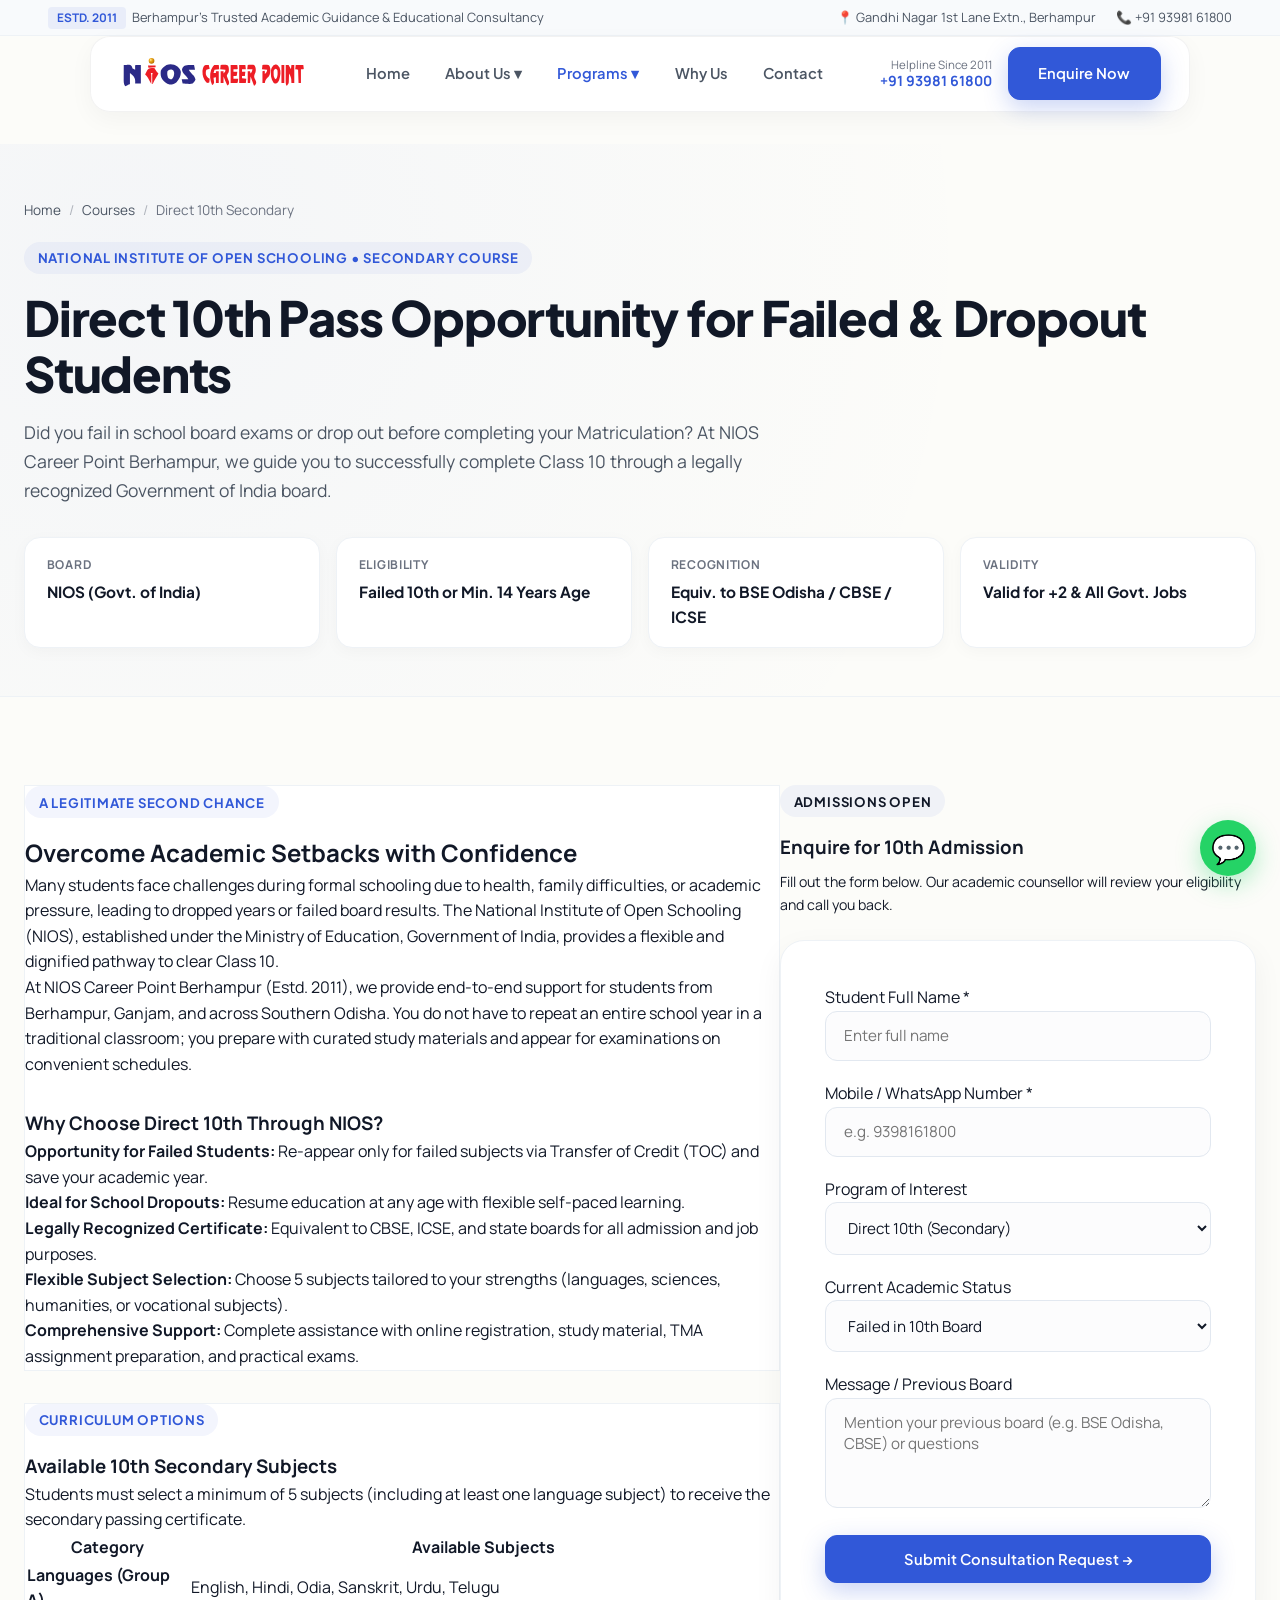
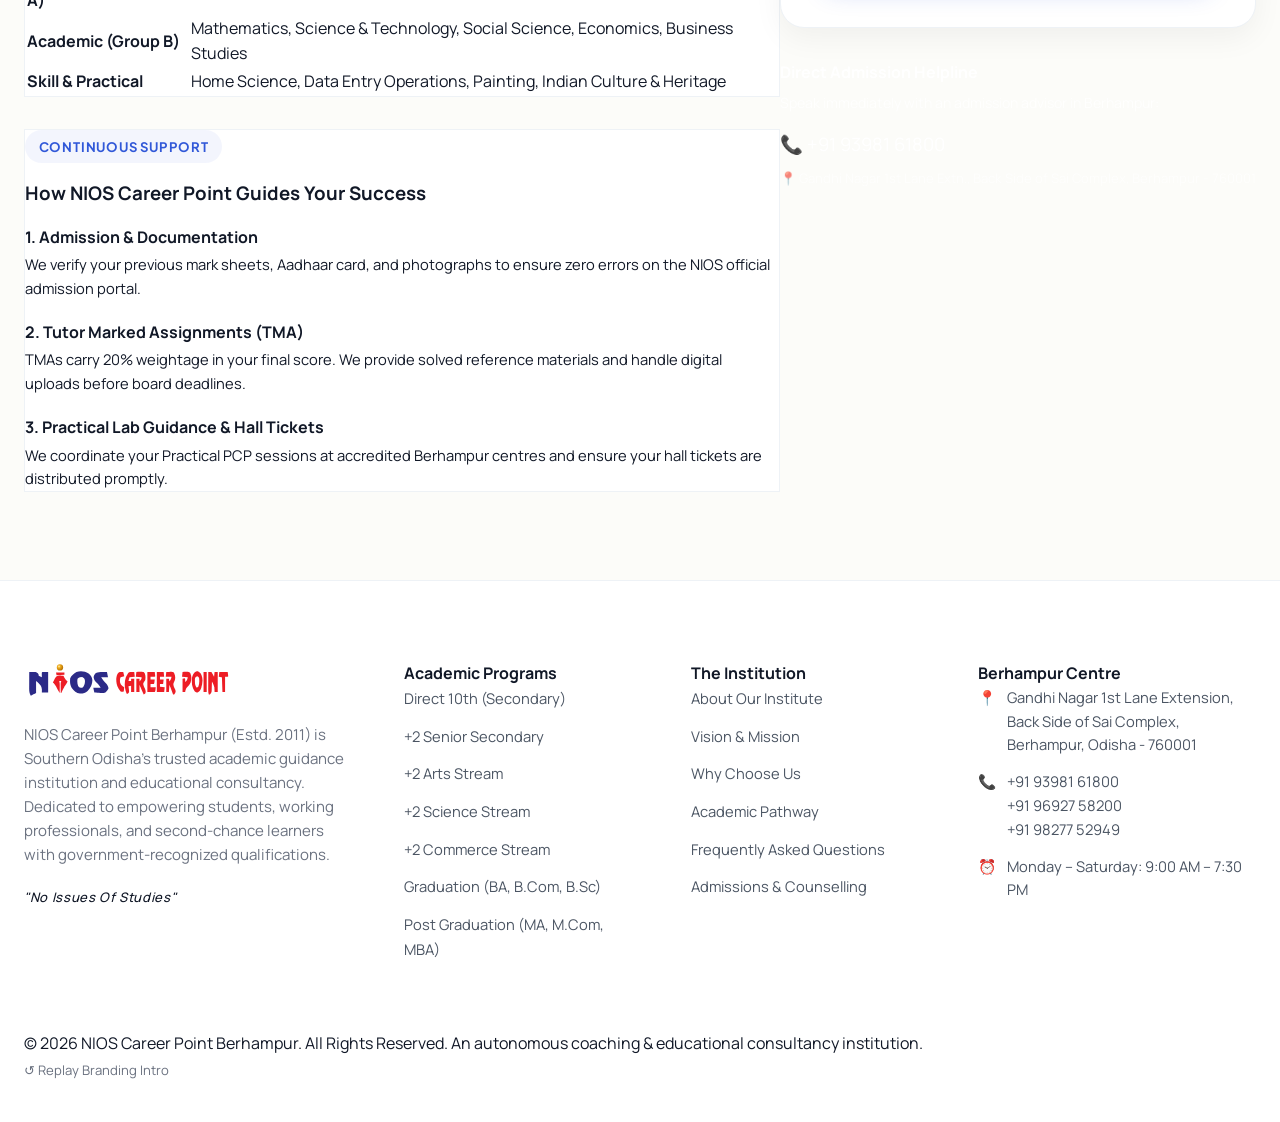
<file: 10th.html>
<!DOCTYPE html>
<html lang="en">
<head>
    <meta charset="UTF-8">
    <meta name="viewport" content="width=device-width, initial-scale=1.0">
    <meta name="description" content="Direct 10th Secondary admission guidance at NIOS Career Point Berhampur. Legally recognized matriculation for failed and dropout students with complete TMA and exam support in Odisha.">
    <meta name="theme-color" content="#071A33">
    <title>Direct 10th (Secondary) Admission Guidance | NIOS Career Point Berhampur</title>
    
    <!-- Google Fonts: DM Serif Display & Inter -->
    <link rel="preconnect" href="https://fonts.googleapis.com">
    <link rel="preconnect" href="https://fonts.gstatic.com" crossorigin>
    <link href="https://fonts.googleapis.com/css2?family=DM+Serif+Display:ital@0;1&family=Inter:wght@300;400;500;600;700&display=swap" rel="stylesheet">
    
    <!-- Core Stylesheets -->
    <link rel="stylesheet" href="assets/css/splash.css">
    <link rel="stylesheet" href="assets/css/main.css">
</head>
<body>

    <!-- Top Institutional Notification Strip -->
    <div class="top-notice-strip">
        <div class="container notice-flex">
            <div class="notice-meta">
                <span><strong class="notice-tag">ESTD. 2011</strong> &nbsp;Berhampur's Trusted Academic Guidance &amp; Educational Consultancy</span>
            </div>
            <div class="notice-meta">
                <span>📍 Gandhi Nagar 1st Lane Extn., Berhampur</span>
                <a href="tel:+919398161800">📞 +91 93981 61800</a>
            </div>
        </div>
    </div>

    <!-- Main Navigation Header -->
    <header id="main-header" class="site-header">
        <div class="container header-container">
            <a href="index.html" class="brand-link" id="header-brand-link" title="NIOS Career Point Berhampur - Home">
                <img
                    id="header-brand-logo"
                    class="header-logo-img"
                    src="assets/images/nios-career-point.svg"
                    alt="NIOS Career Point Berhampur"
                    width="230"
                    height="46"
                >
            </a>

            <!-- Navigation Links -->
            <nav class="main-nav" id="main-nav" aria-label="Main Navigation">
                <ul class="nav-list">
                    <li class="nav-item">
                        <a href="index.html" class="nav-link">Home</a>
                    </li>
                    
                    <li class="nav-item">
                        <a href="about.html" class="nav-link">About Us ▾</a>
                        <div class="nav-dropdown">
                            <a href="about.html" class="dropdown-link">
                                About Institute
                                <span class="dropdown-subtext">Our journey since 2011 in Berhampur</span>
                            </a>
                            <a href="vision-mission.html" class="dropdown-link">
                                Vision &amp; Mission
                                <span class="dropdown-subtext">Empowering students with clarity</span>
                            </a>
                            <a href="why-us.html" class="dropdown-link">
                                Why Choose Us
                                <span class="dropdown-subtext">2,500+ successful student track record</span>
                            </a>
                        </div>
                    </li>

                    <li class="nav-item">
                        <a href="programs.html" class="nav-link active">Programs ▾</a>
                        <div class="nav-dropdown">
                            <a href="programs.html" class="dropdown-link">
                                <strong>All Academic Programs</strong>
                                <span class="dropdown-subtext">Master course overview &amp; pathways</span>
                            </a>
                            <a href="10th.html" class="dropdown-link">
                                Direct 10th (Secondary)
                                <span class="dropdown-subtext">For failed or dropout learners</span>
                            </a>
                            <a href="plus-two.html" class="dropdown-link">
                                +2 Senior Secondary
                                <span class="dropdown-subtext">Arts • Science • Commerce streams</span>
                            </a>
                            <a href="graduation.html" class="dropdown-link">
                                Graduation Programs
                                <span class="dropdown-subtext">B.A, B.Com, B.Sc, B.C.A, B.B.A</span>
                            </a>
                            <a href="post-graduation.html" class="dropdown-link">
                                Post Graduation
                                <span class="dropdown-subtext">M.A, M.Com, M.Sc, M.B.A, M.C.A</span>
                            </a>
                        </div>
                    </li>

                    <li class="nav-item">
                        <a href="why-us.html" class="nav-link">Why Us</a>
                    </li>

                    <li class="nav-item">
                        <a href="contact.html" class="nav-link">Contact</a>
                    </li>
                </ul>
            </nav>

            <div class="header-actions">
                <a href="tel:+919398161800" class="header-phone-quick" title="Call Academic Helplines">
                    <span>Helpline Since 2011</span>
                    <strong>+91 93981 61800</strong>
                </a>
                <a href="contact.html" class="btn btn-primary">Enquire Now</a>
                <button class="mobile-toggle" id="mobile-toggle" aria-label="Toggle navigation menu" aria-expanded="false">
                    <span></span>
                    <span></span>
                    <span></span>
                </button>
            </div>
        </div>
    </header>

    <main id="website">
        <!-- Academic Page Hero -->
        <section class="page-hero-academic">
            <div class="container">
                <nav class="breadcrumb-nav" aria-label="Breadcrumb">
                    <a href="index.html">Home</a>
                    <span class="breadcrumb-sep">/</span>
                    <a href="10th.html">Courses</a>
                    <span class="breadcrumb-sep">/</span>
                    <span>Direct 10th Secondary</span>
                </nav>

                <span class="eyebrow">National Institute of Open Schooling • Secondary Course</span>
                <h1>Direct 10th Pass Opportunity for Failed &amp; Dropout Students</h1>
                <p class="lead">
                    Did you fail in school board exams or drop out before completing your Matriculation? At NIOS Career Point Berhampur, we guide you to successfully complete Class 10 through a legally recognized Government of India board.
                </p>

                <div class="program-meta-strip">
                    <div class="meta-box">
                        <span class="meta-box-label">Board</span>
                        <span class="meta-box-val">NIOS (Govt. of India)</span>
                    </div>
                    <div class="meta-box">
                        <span class="meta-box-label">Eligibility</span>
                        <span class="meta-box-val">Failed 10th or Min. 14 Years Age</span>
                    </div>
                    <div class="meta-box">
                        <span class="meta-box-label">Recognition</span>
                        <span class="meta-box-val">Equiv. to BSE Odisha / CBSE / ICSE</span>
                    </div>
                    <div class="meta-box">
                        <span class="meta-box-label">Validity</span>
                        <span class="meta-box-val">Valid for +2 &amp; All Govt. Jobs</span>
                    </div>
                </div>
            </div>
        </section>

        <!-- Main Course Content & Enquiry Form Split -->
        <section class="section-spacing" style="background-color: var(--color-bg-canvas);">
            <div class="container">
                <div style="display: grid; grid-template-columns: 1.35fr 0.85fr; gap: var(--space-xl); align-items: flex-start;">
                    <!-- Academic Description Column -->
                    <div class="course-detail-body">
                        <div style="background-color: #FFFFFF; border: 1px solid var(--border-color); padding: var(--space-lg); margin-bottom: 2rem;">
                            <span class="eyebrow">A Legitimate Second Chance</span>
                            <h2>Overcome Academic Setbacks with Confidence</h2>
                            <p>
                                Many students face challenges during formal schooling due to health, family difficulties, or academic pressure, leading to dropped years or failed board results. The National Institute of Open Schooling (NIOS), established under the Ministry of Education, Government of India, provides a flexible and dignified pathway to clear Class 10.
                            </p>
                            <p>
                                At NIOS Career Point Berhampur (Estd. 2011), we provide end-to-end support for students from Berhampur, Ganjam, and across Southern Odisha. You do not have to repeat an entire school year in a traditional classroom; you prepare with curated study materials and appear for examinations on convenient schedules.
                            </p>

                            <h3 style="margin-top: 2rem;">Why Choose Direct 10th Through NIOS?</h3>
                            <ul class="academic-checklist">
                                <li><strong>Opportunity for Failed Students:</strong> Re-appear only for failed subjects via Transfer of Credit (TOC) and save your academic year.</li>
                                <li><strong>Ideal for School Dropouts:</strong> Resume education at any age with flexible self-paced learning.</li>
                                <li><strong>Legally Recognized Certificate:</strong> Equivalent to CBSE, ICSE, and state boards for all admission and job purposes.</li>
                                <li><strong>Flexible Subject Selection:</strong> Choose 5 subjects tailored to your strengths (languages, sciences, humanities, or vocational subjects).</li>
                                <li><strong>Comprehensive Support:</strong> Complete assistance with online registration, study material, TMA assignment preparation, and practical exams.</li>
                            </ul>
                        </div>

                        <!-- Subjects Available Table -->
                        <div style="background-color: #FFFFFF; border: 1px solid var(--border-color); padding: var(--space-lg); margin-bottom: 2rem;">
                            <span class="eyebrow">Curriculum Options</span>
                            <h3>Available 10th Secondary Subjects</h3>
                            <p>Students must select a minimum of 5 subjects (including at least one language subject) to receive the secondary passing certificate.</p>
                            
                            <table class="academic-table">
                                <thead>
                                    <tr>
                                        <th>Category</th>
                                        <th>Available Subjects</th>
                                    </tr>
                                </thead>
                                <tbody>
                                    <tr>
                                        <td><strong>Languages (Group A)</strong></td>
                                        <td>English, Hindi, Odia, Sanskrit, Urdu, Telugu</td>
                                    </tr>
                                    <tr>
                                        <td><strong>Academic (Group B)</strong></td>
                                        <td>Mathematics, Science &amp; Technology, Social Science, Economics, Business Studies</td>
                                    </tr>
                                    <tr>
                                        <td><strong>Skill &amp; Practical</strong></td>
                                        <td>Home Science, Data Entry Operations, Painting, Indian Culture &amp; Heritage</td>
                                    </tr>
                                </tbody>
                            </table>
                        </div>

                        <!-- TMA and Exam Guidance -->
                        <div style="background-color: #FFFFFF; border: 1px solid var(--border-color); padding: var(--space-lg);">
                            <span class="eyebrow">Continuous Support</span>
                            <h3>How NIOS Career Point Guides Your Success</h3>
                            <div style="display: flex; flex-direction: column; gap: 1.2rem; margin-top: 1rem;">
                                <div>
                                    <h4 style="color: var(--color-navy); margin-bottom: 0.2rem;">1. Admission &amp; Documentation</h4>
                                    <p style="font-size: 0.92rem; margin-bottom: 0;">We verify your previous mark sheets, Aadhaar card, and photographs to ensure zero errors on the NIOS official admission portal.</p>
                                </div>
                                <div>
                                    <h4 style="color: var(--color-navy); margin-bottom: 0.2rem;">2. Tutor Marked Assignments (TMA)</h4>
                                    <p style="font-size: 0.92rem; margin-bottom: 0;">TMAs carry 20% weightage in your final score. We provide solved reference materials and handle digital uploads before board deadlines.</p>
                                </div>
                                <div>
                                    <h4 style="color: var(--color-navy); margin-bottom: 0.2rem;">3. Practical Lab Guidance &amp; Hall Tickets</h4>
                                    <p style="font-size: 0.92rem; margin-bottom: 0;">We coordinate your Practical PCP sessions at accredited Berhampur centres and ensure your hall tickets are distributed promptly.</p>
                                </div>
                            </div>
                        </div>
                    </div>

                    <!-- Right Column: Consultation Form Card & Centre Details -->
                    <div class="course-sidebar">
                        <div class="enquiry-form-card" style="margin-bottom: 2rem;">
                            <span class="eyebrow" style="color: var(--color-red);">Admissions Open</span>
                            <h3 style="margin-bottom: 0.5rem;">Enquire for 10th Admission</h3>
                            <p style="font-size: 0.88rem; margin-bottom: 1.5rem;">Fill out the form below. Our academic counsellor will review your eligibility and call you back.</p>

                            <form class="enquiry-form">
                                <div class="form-group">
                                    <label for="form-name">Student Full Name *</label>
                                    <input type="text" id="form-name" class="form-control" placeholder="Enter full name" required>
                                </div>
                                <div class="form-group">
                                    <label for="form-phone">Mobile / WhatsApp Number *</label>
                                    <input type="tel" id="form-phone" class="form-control" placeholder="e.g. 9398161800" required>
                                </div>
                                <div class="form-group">
                                    <label for="form-program">Program of Interest</label>
                                    <select id="form-program" class="form-control">
                                        <option value="10th" selected>Direct 10th (Secondary)</option>
                                        <option value="+2">+2 Senior Secondary</option>
                                        <option value="ug">Graduation (UG)</option>
                                        <option value="pg">Post Graduation (PG)</option>
                                    </select>
                                </div>
                                <div class="form-group">
                                    <label for="form-status">Current Academic Status</label>
                                    <select id="form-status" class="form-control">
                                        <option value="failed">Failed in 10th Board</option>
                                        <option value="dropout">School Dropout</option>
                                        <option value="fresh">Fresh Direct Admission</option>
                                    </select>
                                </div>
                                <div class="form-group">
                                    <label for="form-notes">Message / Previous Board</label>
                                    <textarea id="form-notes" class="form-control" placeholder="Mention your previous board (e.g. BSE Odisha, CBSE) or questions"></textarea>
                                </div>
                                <button type="submit" class="btn btn-primary" style="width: 100%;">Submit Consultation Request →</button>
                            </form>
                        </div>

                        <!-- Fast Helpline Box -->
                        <div style="background-color: var(--color-navy); color: #FFFFFF; padding: var(--space-md); border-top: 3px solid var(--color-gold);">
                            <h4 style="color: #FFFFFF; margin-bottom: 0.4rem;">Direct Admission Helpline</h4>
                            <p style="color: rgba(255,255,255,0.8); font-size: 0.88rem; margin-bottom: 1rem;">Speak immediately with an admission advisor in Berhampur:</p>
                            <p style="font-size: 1.15rem; font-family: var(--font-serif); color: var(--color-gold); margin-bottom: 0.5rem;">
                                📞 +91 93981 61800
                            </p>
                            <p style="font-size: 0.82rem; color: rgba(255,255,255,0.65); margin-bottom: 0;">
                                📍 Gandhi Nagar 1st Lane Extn., Back Side of Sai Complex, Berhampur - 760001
                            </p>
                        </div>
                    </div>
                </div>
            </div>
        </section>
    </main>

    <!-- Institutional Site Footer -->
    <footer class="site-footer">
        <div class="container">
            <div class="footer-grid">
                <div class="footer-about">
                    <img src="assets/images/nios-career-point.svg" alt="NIOS Career Point Berhampur" class="footer-logo">
                    <p class="footer-desc">
                        NIOS Career Point Berhampur (Estd. 2011) is Southern Odisha's trusted academic guidance institution and educational consultancy. Dedicated to empowering students, working professionals, and second-chance learners with government-recognized qualifications.
                    </p>
                    <p class="footer-motto" style="color: var(--color-gold); font-size: 0.82rem; font-weight: 500; letter-spacing: 0.05em;">
                        <em>"No Issues Of Studies"</em>
                    </p>
                </div>

                <div class="footer-col">
                    <h4 class="footer-col-title">Academic Programs</h4>
                    <ul class="footer-links-list">
                        <li><a href="10th.html">Direct 10th (Secondary)</a></li>
                        <li><a href="plus-two.html">+2 Senior Secondary</a></li>
                        <li><a href="plus-two.html">+2 Arts Stream</a></li>
                        <li><a href="plus-two.html">+2 Science Stream</a></li>
                        <li><a href="plus-two.html">+2 Commerce Stream</a></li>
                        <li><a href="graduation.html">Graduation (BA, B.Com, B.Sc)</a></li>
                        <li><a href="post-graduation.html">Post Graduation (MA, M.Com, MBA)</a></li>
                    </ul>
                </div>

                <div class="footer-col">
                    <h4 class="footer-col-title">The Institution</h4>
                    <ul class="footer-links-list">
                        <li><a href="about.html">About Our Institute</a></li>
                        <li><a href="vision-mission.html">Vision &amp; Mission</a></li>
                        <li><a href="why-us.html">Why Choose Us</a></li>
                        <li><a href="index.html#process">Academic Pathway</a></li>
                        <li><a href="index.html#faq">Frequently Asked Questions</a></li>
                        <li><a href="contact.html">Admissions &amp; Counselling</a></li>
                    </ul>
                </div>

                <div class="footer-col">
                    <h4 class="footer-col-title">Berhampur Centre</h4>
                    <ul class="footer-contact-list">
                        <li>
                            <span>📍</span>
                            <span>Gandhi Nagar 1st Lane Extension, Back Side of Sai Complex, Berhampur, Odisha - 760001</span>
                        </li>
                        <li>
                            <span>📞</span>
                            <div>
                                <a href="tel:+919398161800">+91 93981 61800</a><br>
                                <a href="tel:+919692758200">+91 96927 58200</a><br>
                                <a href="tel:+919827752949">+91 98277 52949</a>
                            </div>
                        </li>
                        <li>
                            <span>⏰</span>
                            <span>Monday – Saturday: 9:00 AM – 7:30 PM</span>
                        </li>
                    </ul>
                </div>
            </div>

            <div class="footer-bottom-bar">
                <p>&copy; 2026 NIOS Career Point Berhampur. All Rights Reserved. An autonomous coaching &amp; educational consultancy institution.</p>
                <button class="replay-intro-subtle replay-intro-btn" title="Replay Brand Animation">
                    <span>↺</span> Replay Branding Intro
                </button>
            </div>
        </div>
    </footer>

    <!-- Floating Direct WhatsApp Assistance -->
    <a href="https://wa.me/919398161800?text=Hello%20NIOS%20Career%20Point,%20I%20would%20like%20to%20enquire%20about%2010th%20admissions." class="floating-whatsapp" target="_blank" rel="noopener noreferrer" title="Chat with Academic Counselor on WhatsApp" aria-label="WhatsApp Counselling Chat">
        <span>💬</span>
    </a>

    <!-- Vanilla JavaScript Core Scripts -->
    <script src="assets/js/splash.js"></script>
    <script src="assets/js/main.js"></script>
</body>
</html>
</file>
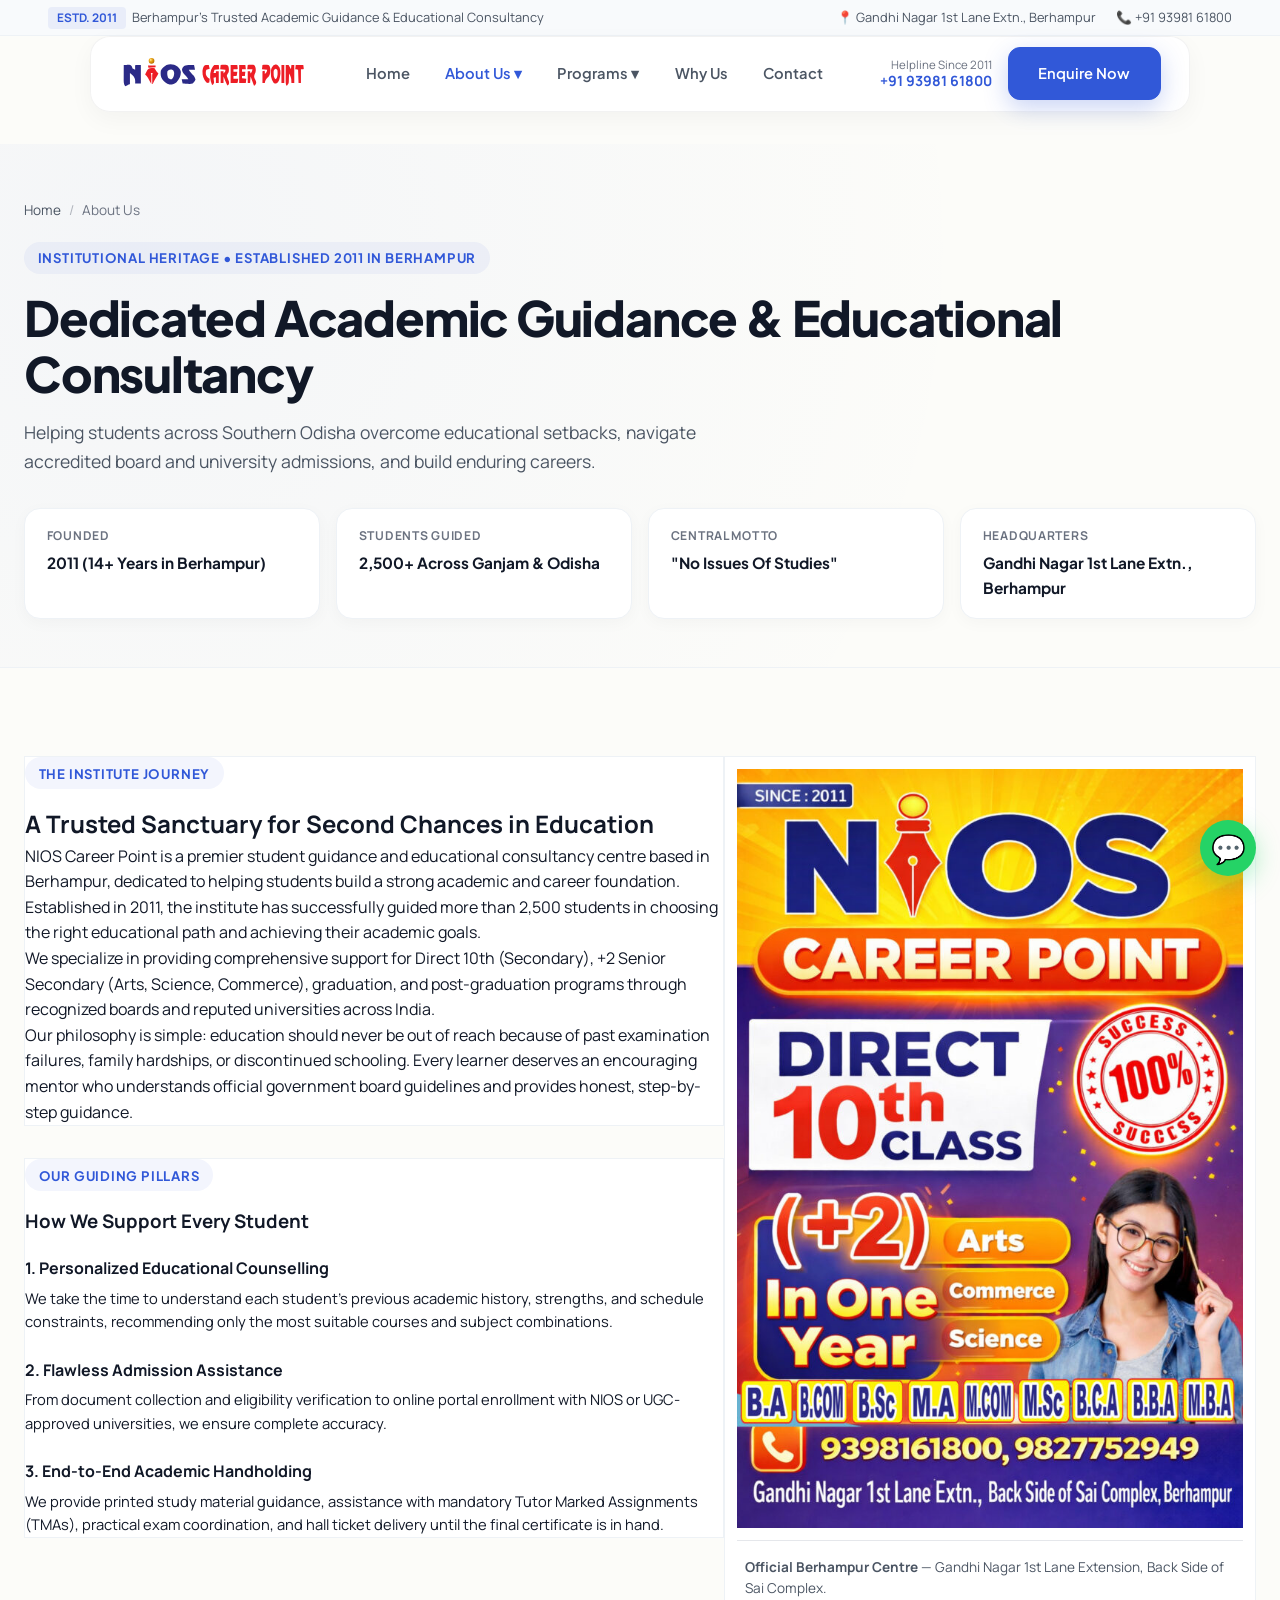
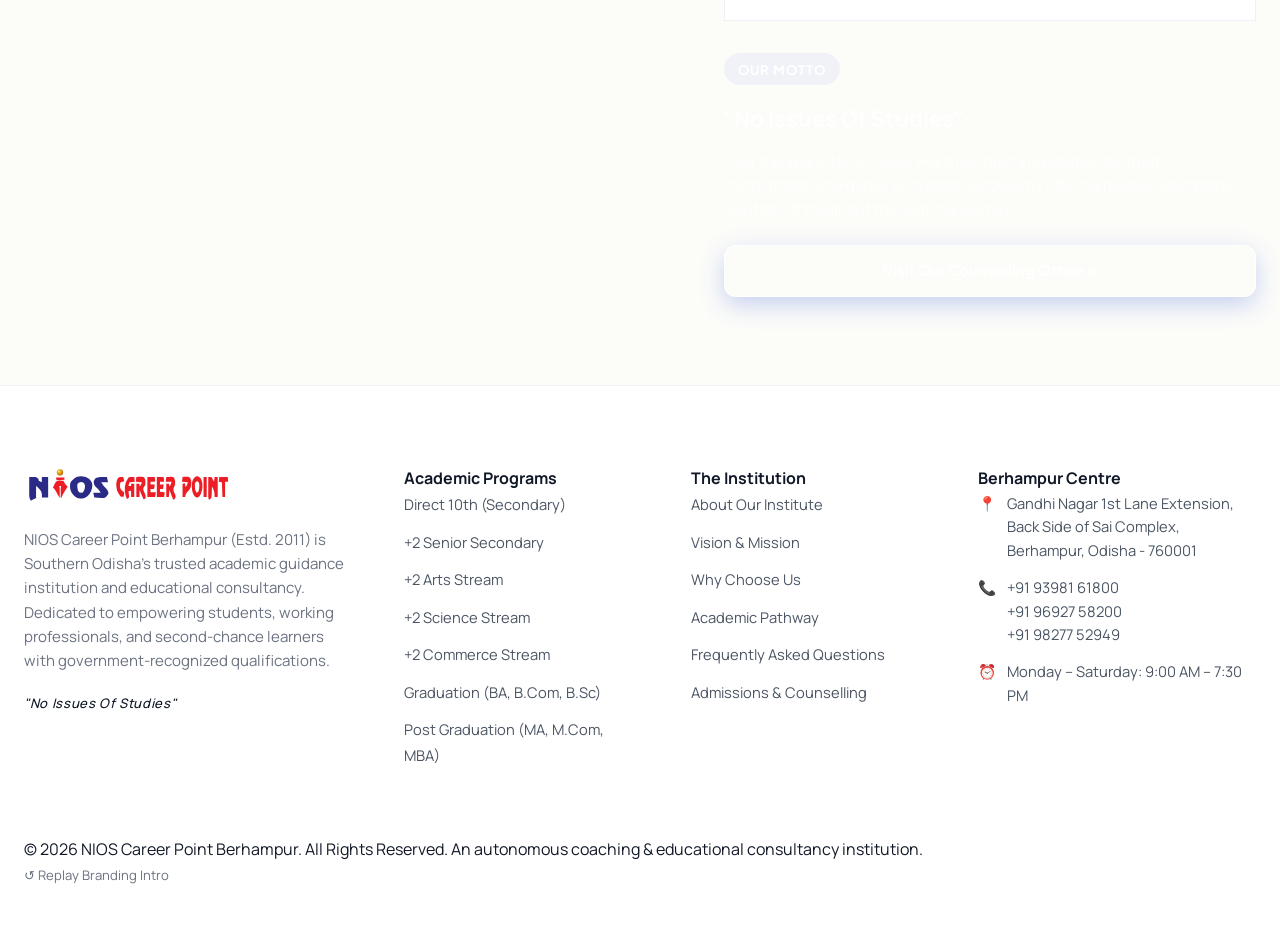
<file: about.html>
<!DOCTYPE html>
<html lang="en">
<head>
    <meta charset="UTF-8">
    <meta name="viewport" content="width=device-width, initial-scale=1.0">
    <meta name="description" content="About NIOS Career Point Berhampur - Leading academic guidance and educational consultancy center since 2011 in Southern Odisha. 2,500+ students guided for 10th, +2, UG, and PG programs.">
    <meta name="theme-color" content="#071A33">
    <title>About Our Institute | NIOS Career Point Berhampur (Estd. 2011)</title>
    
    <!-- Google Fonts: DM Serif Display & Inter -->
    <link rel="preconnect" href="https://fonts.googleapis.com">
    <link rel="preconnect" href="https://fonts.gstatic.com" crossorigin>
    <link href="https://fonts.googleapis.com/css2?family=DM+Serif+Display:ital@0;1&family=Inter:wght@300;400;500;600;700&display=swap" rel="stylesheet">
    
    <!-- Core Stylesheets -->
    <link rel="stylesheet" href="assets/css/splash.css">
    <link rel="stylesheet" href="assets/css/main.css">
</head>
<body>

    <!-- Top Institutional Notification Strip -->
    <div class="top-notice-strip">
        <div class="container notice-flex">
            <div class="notice-meta">
                <span><strong class="notice-tag">ESTD. 2011</strong> &nbsp;Berhampur's Trusted Academic Guidance &amp; Educational Consultancy</span>
            </div>
            <div class="notice-meta">
                <span>📍 Gandhi Nagar 1st Lane Extn., Berhampur</span>
                <a href="tel:+919398161800">📞 +91 93981 61800</a>
            </div>
        </div>
    </div>

    <!-- Main Navigation Header -->
    <header id="main-header" class="site-header">
        <div class="container header-container">
            <a href="index.html" class="brand-link" id="header-brand-link" title="NIOS Career Point Berhampur - Home">
                <img
                    id="header-brand-logo"
                    class="header-logo-img"
                    src="assets/images/nios-career-point.svg"
                    alt="NIOS Career Point Berhampur"
                    width="230"
                    height="46"
                >
            </a>

            <!-- Navigation Links -->
            <nav class="main-nav" id="main-nav" aria-label="Main Navigation">
                <ul class="nav-list">
                    <li class="nav-item">
                        <a href="index.html" class="nav-link">Home</a>
                    </li>
                    
                    <li class="nav-item">
                        <a href="about.html" class="nav-link active">About Us ▾</a>
                        <div class="nav-dropdown">
                            <a href="about.html" class="dropdown-link">
                                About Institute
                                <span class="dropdown-subtext">Our journey since 2011 in Berhampur</span>
                            </a>
                            <a href="vision-mission.html" class="dropdown-link">
                                Vision &amp; Mission
                                <span class="dropdown-subtext">Empowering students with clarity</span>
                            </a>
                            <a href="why-us.html" class="dropdown-link">
                                Why Choose Us
                                <span class="dropdown-subtext">2,500+ successful student track record</span>
                            </a>
                        </div>
                    </li>

                    <li class="nav-item">
                        <a href="programs.html" class="nav-link">Programs ▾</a>
                        <div class="nav-dropdown">
                            <a href="programs.html" class="dropdown-link">
                                <strong>All Academic Programs</strong>
                                <span class="dropdown-subtext">Master course overview &amp; pathways</span>
                            </a>
                            <a href="10th.html" class="dropdown-link">
                                Direct 10th (Secondary)
                                <span class="dropdown-subtext">For failed or dropout learners</span>
                            </a>
                            <a href="plus-two.html" class="dropdown-link">
                                +2 Senior Secondary
                                <span class="dropdown-subtext">Arts • Science • Commerce streams</span>
                            </a>
                            <a href="graduation.html" class="dropdown-link">
                                Graduation Programs
                                <span class="dropdown-subtext">B.A, B.Com, B.Sc, B.C.A, B.B.A</span>
                            </a>
                            <a href="post-graduation.html" class="dropdown-link">
                                Post Graduation
                                <span class="dropdown-subtext">M.A, M.Com, M.Sc, M.B.A, M.C.A</span>
                            </a>
                        </div>
                    </li>

                    <li class="nav-item">
                        <a href="why-us.html" class="nav-link">Why Us</a>
                    </li>

                    <li class="nav-item">
                        <a href="contact.html" class="nav-link">Contact</a>
                    </li>
                </ul>
            </nav>

            <div class="header-actions">
                <a href="tel:+919398161800" class="header-phone-quick" title="Call Academic Helplines">
                    <span>Helpline Since 2011</span>
                    <strong>+91 93981 61800</strong>
                </a>
                <a href="contact.html" class="btn btn-primary">Enquire Now</a>
                <button class="mobile-toggle" id="mobile-toggle" aria-label="Toggle navigation menu" aria-expanded="false">
                    <span></span>
                    <span></span>
                    <span></span>
                </button>
            </div>
        </div>
    </header>

    <main id="website">
        <!-- Academic Page Hero -->
        <section class="page-hero-academic">
            <div class="container">
                <nav class="breadcrumb-nav" aria-label="Breadcrumb">
                    <a href="index.html">Home</a>
                    <span class="breadcrumb-sep">/</span>
                    <span>About Us</span>
                </nav>

                <span class="eyebrow">Institutional Heritage • Established 2011 in Berhampur</span>
                <h1>Dedicated Academic Guidance &amp; Educational Consultancy</h1>
                <p class="lead">
                    Helping students across Southern Odisha overcome educational setbacks, navigate accredited board and university admissions, and build enduring careers.
                </p>

                <div class="program-meta-strip">
                    <div class="meta-box">
                        <span class="meta-box-label">Founded</span>
                        <span class="meta-box-val">2011 (14+ Years in Berhampur)</span>
                    </div>
                    <div class="meta-box">
                        <span class="meta-box-label">Students Guided</span>
                        <span class="meta-box-val">2,500+ Across Ganjam &amp; Odisha</span>
                    </div>
                    <div class="meta-box">
                        <span class="meta-box-label">Central Motto</span>
                        <span class="meta-box-val">"No Issues Of Studies"</span>
                    </div>
                    <div class="meta-box">
                        <span class="meta-box-label">Headquarters</span>
                        <span class="meta-box-val">Gandhi Nagar 1st Lane Extn., Berhampur</span>
                    </div>
                </div>
            </div>
        </section>

        <!-- Detailed About Content Section -->
        <section class="section-spacing" style="background-color: var(--color-bg-canvas);">
            <div class="container">
                <div style="display: grid; grid-template-columns: 1.25fr 0.95fr; gap: var(--space-xl); align-items: flex-start;">
                    <!-- Narrative Column -->
                    <div class="about-narrative">
                        <div style="background-color: #FFFFFF; border: 1px solid var(--border-color); padding: var(--space-lg); margin-bottom: 2rem;">
                            <span class="eyebrow">The Institute Journey</span>
                            <h2>A Trusted Sanctuary for Second Chances in Education</h2>
                            <p>
                                NIOS Career Point is a premier student guidance and educational consultancy centre based in Berhampur, dedicated to helping students build a strong academic and career foundation. Established in 2011, the institute has successfully guided more than 2,500 students in choosing the right educational path and achieving their academic goals.
                            </p>
                            <p>
                                We specialize in providing comprehensive support for Direct 10th (Secondary), +2 Senior Secondary (Arts, Science, Commerce), graduation, and post-graduation programs through recognized boards and reputed universities across India.
                            </p>
                            <p>
                                Our philosophy is simple: education should never be out of reach because of past examination failures, family hardships, or discontinued schooling. Every learner deserves an encouraging mentor who understands official government board guidelines and provides honest, step-by-step guidance.
                            </p>
                        </div>

                        <div style="background-color: #FFFFFF; border: 1px solid var(--border-color); padding: var(--space-lg); margin-bottom: 2rem;">
                            <span class="eyebrow">Our Guiding Pillars</span>
                            <h3>How We Support Every Student</h3>
                            
                            <div style="display: flex; flex-direction: column; gap: 1.5rem; margin-top: 1.2rem;">
                                <div>
                                    <h4 style="color: var(--color-navy); margin-bottom: 0.3rem;">1. Personalized Educational Counselling</h4>
                                    <p style="font-size: 0.92rem; margin-bottom: 0;">We take the time to understand each student’s previous academic history, strengths, and schedule constraints, recommending only the most suitable courses and subject combinations.</p>
                                </div>
                                <div>
                                    <h4 style="color: var(--color-navy); margin-bottom: 0.3rem;">2. Flawless Admission Assistance</h4>
                                    <p style="font-size: 0.92rem; margin-bottom: 0;">From document collection and eligibility verification to online portal enrollment with NIOS or UGC-approved universities, we ensure complete accuracy.</p>
                                </div>
                                <div>
                                    <h4 style="color: var(--color-navy); margin-bottom: 0.3rem;">3. End-to-End Academic Handholding</h4>
                                    <p style="font-size: 0.92rem; margin-bottom: 0;">We provide printed study material guidance, assistance with mandatory Tutor Marked Assignments (TMAs), practical exam coordination, and hall ticket delivery until the final certificate is in hand.</p>
                                </div>
                            </div>
                        </div>
                    </div>

                    <!-- Media Column & Fast Facts -->
                    <div class="about-sidebar">
                        <div style="border: 1px solid var(--border-color); background-color: #FFFFFF; padding: 0.75rem; margin-bottom: 2rem;">
                            <img 
                                src="assets/images/nios-building-centre.jpg" 
                                alt="NIOS Career Point Berhampur Centre Poster" 
                                style="width: 100%; height: auto; display: block;"
                            >
                            <div style="padding: 1rem 0.5rem 0.5rem 0.5rem; font-size: 0.85rem; color: var(--color-text-secondary); border-top: 1px solid var(--border-subtle); margin-top: 0.75rem;">
                                <strong>Official Berhampur Centre</strong> — Gandhi Nagar 1st Lane Extension, Back Side of Sai Complex.
                            </div>
                        </div>

                        <div style="background-color: var(--color-navy); color: #FFFFFF; padding: var(--space-lg); border-top: 3px solid var(--color-gold);">
                            <span class="eyebrow" style="color: var(--color-gold);">Our Motto</span>
                            <h3 style="color: #FFFFFF; font-size: 1.4rem; margin-bottom: 0.8rem;">"No Issues Of Studies"</h3>
                            <p style="color: rgba(255,255,255,0.85); font-size: 0.92rem; line-height: 1.6; margin-bottom: 1.5rem;">
                                Over the years, NIOS Career Point has built a reputation for trust, commitment, and genuine student success by offering reliable educational solutions throughout the learning journey.
                            </p>
                            <a href="contact.html" class="btn btn-primary" style="background-color: var(--color-gold); color: var(--color-navy); border-color: var(--color-gold); width: 100%; text-align: center;">
                                Visit Our Counselling Office →
                            </a>
                        </div>
                    </div>
                </div>
            </div>
        </section>
    </main>

    <!-- Institutional Site Footer -->
    <footer class="site-footer">
        <div class="container">
            <div class="footer-grid">
                <div class="footer-about">
                    <img src="assets/images/nios-career-point.svg" alt="NIOS Career Point Berhampur" class="footer-logo">
                    <p class="footer-desc">
                        NIOS Career Point Berhampur (Estd. 2011) is Southern Odisha's trusted academic guidance institution and educational consultancy. Dedicated to empowering students, working professionals, and second-chance learners with government-recognized qualifications.
                    </p>
                    <p class="footer-motto" style="color: var(--color-gold); font-size: 0.82rem; font-weight: 500; letter-spacing: 0.05em;">
                        <em>"No Issues Of Studies"</em>
                    </p>
                </div>

                <div class="footer-col">
                    <h4 class="footer-col-title">Academic Programs</h4>
                    <ul class="footer-links-list">
                        <li><a href="10th.html">Direct 10th (Secondary)</a></li>
                        <li><a href="plus-two.html">+2 Senior Secondary</a></li>
                        <li><a href="plus-two.html">+2 Arts Stream</a></li>
                        <li><a href="plus-two.html">+2 Science Stream</a></li>
                        <li><a href="plus-two.html">+2 Commerce Stream</a></li>
                        <li><a href="graduation.html">Graduation (BA, B.Com, B.Sc)</a></li>
                        <li><a href="post-graduation.html">Post Graduation (MA, M.Com, MBA)</a></li>
                    </ul>
                </div>

                <div class="footer-col">
                    <h4 class="footer-col-title">The Institution</h4>
                    <ul class="footer-links-list">
                        <li><a href="about.html">About Our Institute</a></li>
                        <li><a href="vision-mission.html">Vision &amp; Mission</a></li>
                        <li><a href="why-us.html">Why Choose Us</a></li>
                        <li><a href="index.html#process">Academic Pathway</a></li>
                        <li><a href="index.html#faq">Frequently Asked Questions</a></li>
                        <li><a href="contact.html">Admissions &amp; Counselling</a></li>
                    </ul>
                </div>

                <div class="footer-col">
                    <h4 class="footer-col-title">Berhampur Centre</h4>
                    <ul class="footer-contact-list">
                        <li>
                            <span>📍</span>
                            <span>Gandhi Nagar 1st Lane Extension, Back Side of Sai Complex, Berhampur, Odisha - 760001</span>
                        </li>
                        <li>
                            <span>📞</span>
                            <div>
                                <a href="tel:+919398161800">+91 93981 61800</a><br>
                                <a href="tel:+919692758200">+91 96927 58200</a><br>
                                <a href="tel:+919827752949">+91 98277 52949</a>
                            </div>
                        </li>
                        <li>
                            <span>⏰</span>
                            <span>Monday – Saturday: 9:00 AM – 7:30 PM</span>
                        </li>
                    </ul>
                </div>
            </div>

            <div class="footer-bottom-bar">
                <p>&copy; 2026 NIOS Career Point Berhampur. All Rights Reserved. An autonomous coaching &amp; educational consultancy institution.</p>
                <button class="replay-intro-subtle replay-intro-btn" title="Replay Brand Animation">
                    <span>↺</span> Replay Branding Intro
                </button>
            </div>
        </div>
    </footer>

    <!-- Floating Direct WhatsApp Assistance -->
    <a href="https://wa.me/919398161800?text=Hello%20NIOS%20Career%20Point,%20I%20would%20like%20to%20learn%20more%20about%20your%20institute." class="floating-whatsapp" target="_blank" rel="noopener noreferrer" title="Chat with Academic Counselor on WhatsApp" aria-label="WhatsApp Counselling Chat">
        <span>💬</span>
    </a>

    <!-- Vanilla JavaScript Core Scripts -->
    <script src="assets/js/splash.js"></script>
    <script src="assets/js/main.js"></script>
</body>
</html>
</file>
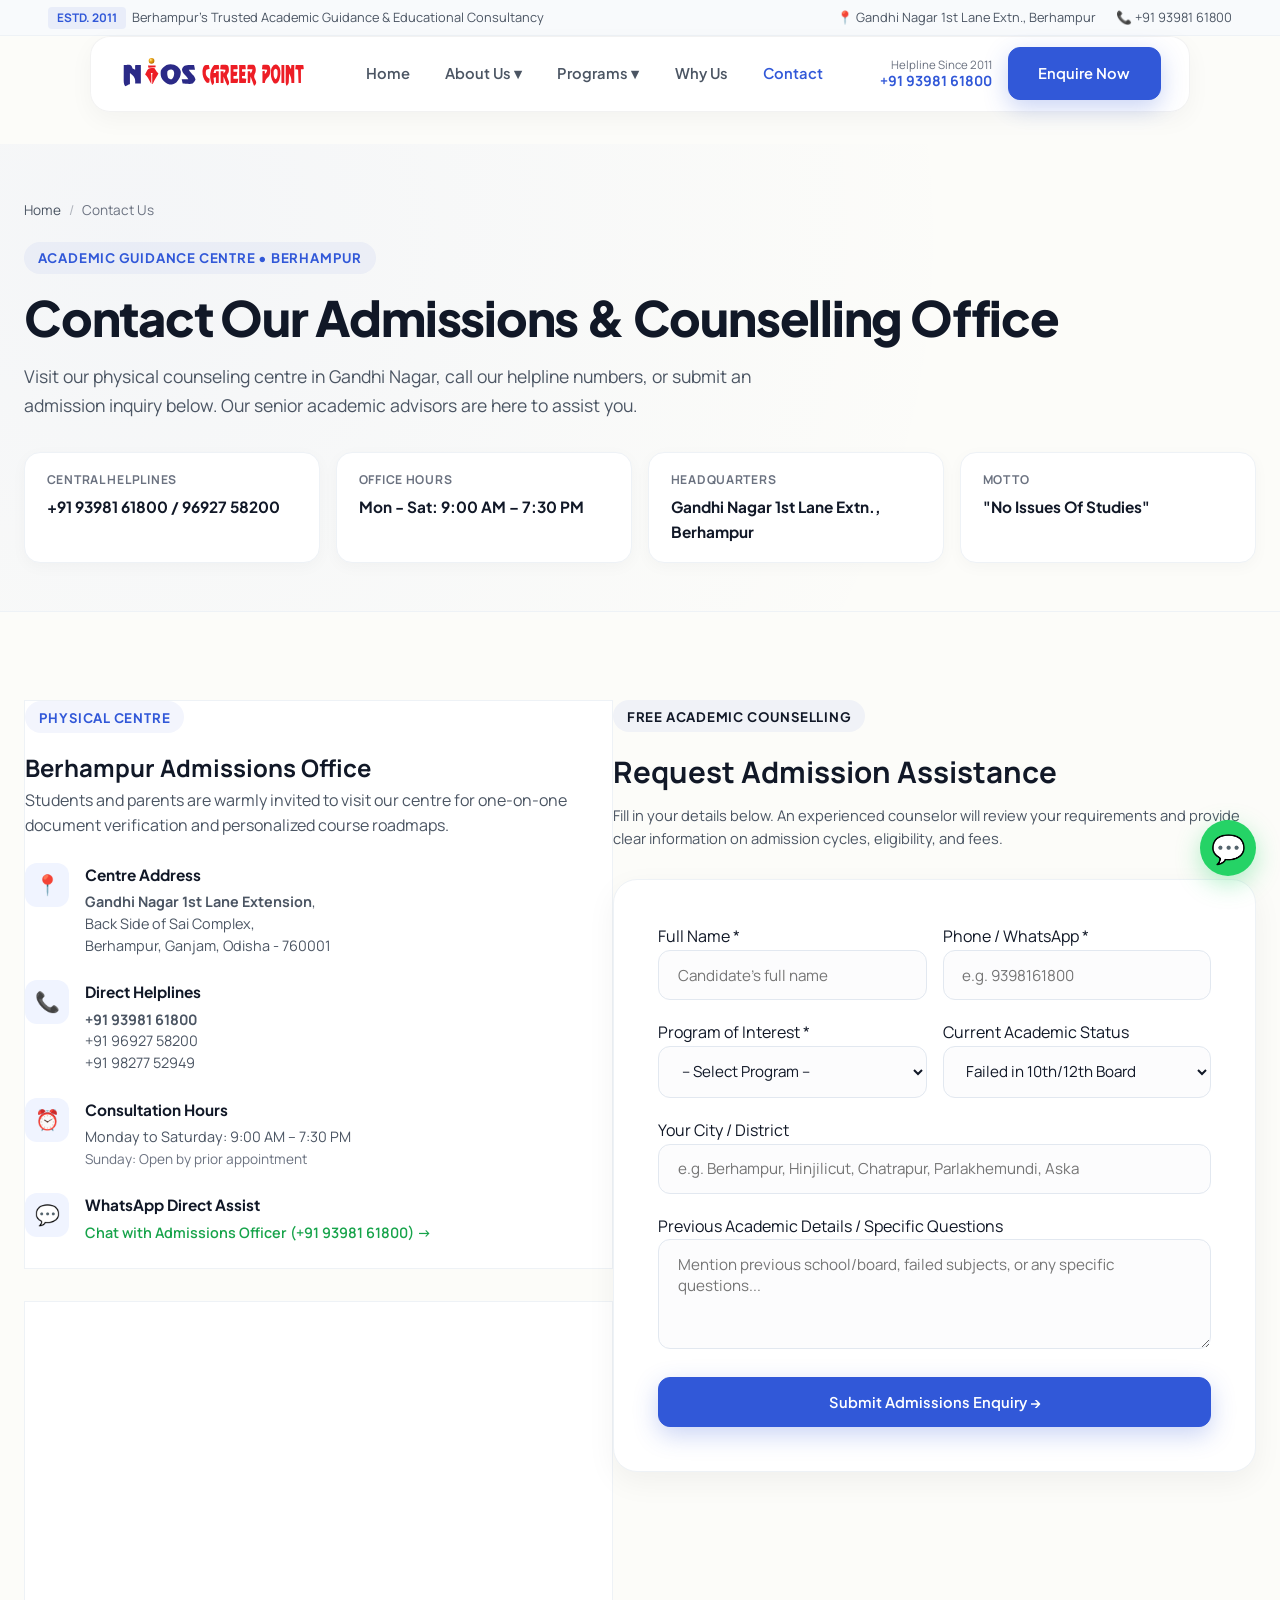
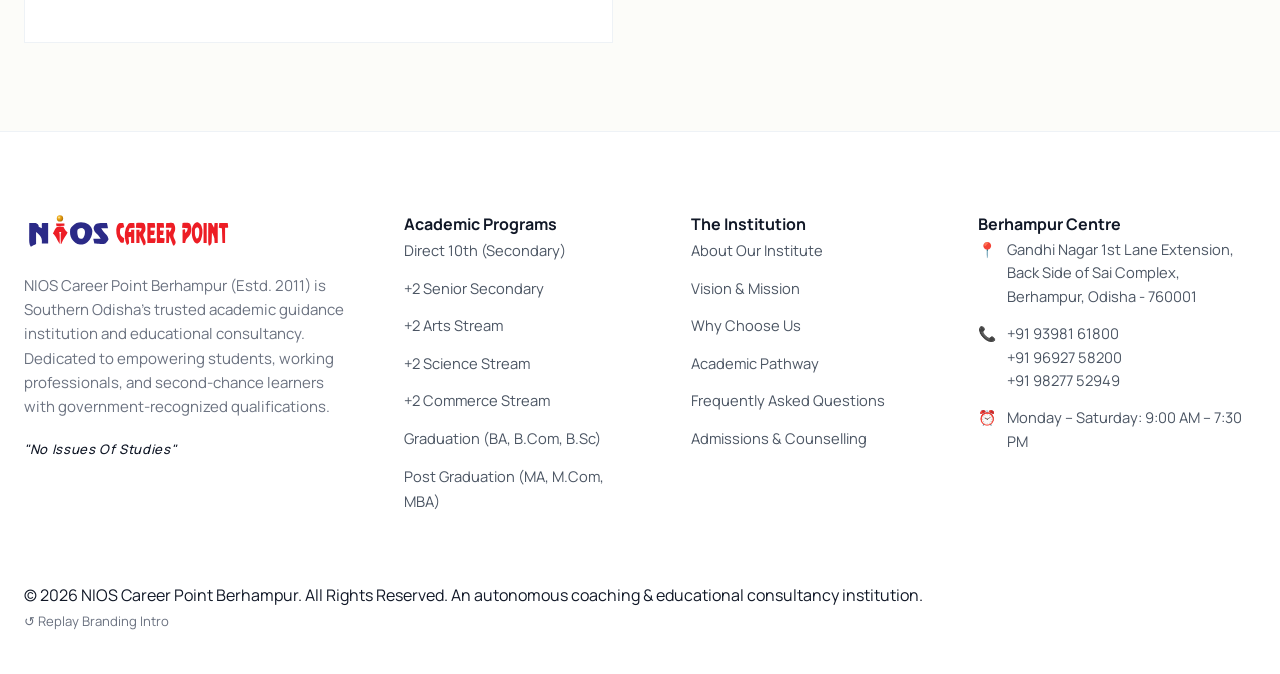
<file: contact.html>
<!DOCTYPE html>
<html lang="en">
<head>
    <meta charset="UTF-8">
    <meta name="viewport" content="width=device-width, initial-scale=1.0">
    <meta name="description" content="Contact NIOS Career Point Berhampur - Official counselling centre in Gandhi Nagar. Helplines: +91 9398161800, 9692758200, 9827752949 for 10th, +2, and degree admissions.">
    <meta name="theme-color" content="#071A33">
    <title>Contact Us & Admissions Office | NIOS Career Point Berhampur</title>
    
    <!-- Google Fonts: DM Serif Display & Inter -->
    <link rel="preconnect" href="https://fonts.googleapis.com">
    <link rel="preconnect" href="https://fonts.gstatic.com" crossorigin>
    <link href="https://fonts.googleapis.com/css2?family=DM+Serif+Display:ital@0;1&family=Inter:wght@300;400;500;600;700&display=swap" rel="stylesheet">
    
    <!-- Core Stylesheets -->
    <link rel="stylesheet" href="assets/css/splash.css">
    <link rel="stylesheet" href="assets/css/main.css">
</head>
<body>

    <!-- Top Institutional Notification Strip -->
    <div class="top-notice-strip">
        <div class="container notice-flex">
            <div class="notice-meta">
                <span><strong class="notice-tag">ESTD. 2011</strong> &nbsp;Berhampur's Trusted Academic Guidance &amp; Educational Consultancy</span>
            </div>
            <div class="notice-meta">
                <span>📍 Gandhi Nagar 1st Lane Extn., Berhampur</span>
                <a href="tel:+919398161800">📞 +91 93981 61800</a>
            </div>
        </div>
    </div>

    <!-- Main Navigation Header -->
    <header id="main-header" class="site-header">
        <div class="container header-container">
            <a href="index.html" class="brand-link" id="header-brand-link" title="NIOS Career Point Berhampur - Home">
                <img
                    id="header-brand-logo"
                    class="header-logo-img"
                    src="assets/images/nios-career-point.svg"
                    alt="NIOS Career Point Berhampur"
                    width="230"
                    height="46"
                >
            </a>

            <!-- Navigation Links -->
            <nav class="main-nav" id="main-nav" aria-label="Main Navigation">
                <ul class="nav-list">
                    <li class="nav-item">
                        <a href="index.html" class="nav-link">Home</a>
                    </li>
                    
                    <li class="nav-item">
                        <a href="about.html" class="nav-link">About Us ▾</a>
                        <div class="nav-dropdown">
                            <a href="about.html" class="dropdown-link">
                                About Institute
                                <span class="dropdown-subtext">Our journey since 2011 in Berhampur</span>
                            </a>
                            <a href="vision-mission.html" class="dropdown-link">
                                Vision &amp; Mission
                                <span class="dropdown-subtext">Empowering students with clarity</span>
                            </a>
                            <a href="why-us.html" class="dropdown-link">
                                Why Choose Us
                                <span class="dropdown-subtext">2,500+ successful student track record</span>
                            </a>
                        </div>
                    </li>

                    <li class="nav-item">
                        <a href="programs.html" class="nav-link">Programs ▾</a>
                        <div class="nav-dropdown">
                            <a href="programs.html" class="dropdown-link">
                                <strong>All Academic Programs</strong>
                                <span class="dropdown-subtext">Master course overview &amp; pathways</span>
                            </a>
                            <a href="10th.html" class="dropdown-link">
                                Direct 10th (Secondary)
                                <span class="dropdown-subtext">For failed or dropout learners</span>
                            </a>
                            <a href="plus-two.html" class="dropdown-link">
                                +2 Senior Secondary
                                <span class="dropdown-subtext">Arts • Science • Commerce streams</span>
                            </a>
                            <a href="graduation.html" class="dropdown-link">
                                Graduation Programs
                                <span class="dropdown-subtext">B.A, B.Com, B.Sc, B.C.A, B.B.A</span>
                            </a>
                            <a href="post-graduation.html" class="dropdown-link">
                                Post Graduation
                                <span class="dropdown-subtext">M.A, M.Com, M.Sc, M.B.A, M.C.A</span>
                            </a>
                        </div>
                    </li>

                    <li class="nav-item">
                        <a href="why-us.html" class="nav-link">Why Us</a>
                    </li>

                    <li class="nav-item">
                        <a href="contact.html" class="nav-link active">Contact</a>
                    </li>
                </ul>
            </nav>

            <div class="header-actions">
                <a href="tel:+919398161800" class="header-phone-quick" title="Call Academic Helplines">
                    <span>Helpline Since 2011</span>
                    <strong>+91 93981 61800</strong>
                </a>
                <a href="contact.html" class="btn btn-primary">Enquire Now</a>
                <button class="mobile-toggle" id="mobile-toggle" aria-label="Toggle navigation menu" aria-expanded="false">
                    <span></span>
                    <span></span>
                    <span></span>
                </button>
            </div>
        </div>
    </header>

    <main id="website">
        <!-- Academic Page Hero -->
        <section class="page-hero-academic">
            <div class="container">
                <nav class="breadcrumb-nav" aria-label="Breadcrumb">
                    <a href="index.html">Home</a>
                    <span class="breadcrumb-sep">/</span>
                    <span>Contact Us</span>
                </nav>

                <span class="eyebrow">Academic Guidance Centre • Berhampur</span>
                <h1>Contact Our Admissions &amp; Counselling Office</h1>
                <p class="lead">
                    Visit our physical counseling centre in Gandhi Nagar, call our helpline numbers, or submit an admission inquiry below. Our senior academic advisors are here to assist you.
                </p>

                <div class="program-meta-strip">
                    <div class="meta-box">
                        <span class="meta-box-label">Central Helplines</span>
                        <span class="meta-box-val">+91 93981 61800 / 96927 58200</span>
                    </div>
                    <div class="meta-box">
                        <span class="meta-box-label">Office Hours</span>
                        <span class="meta-box-val">Mon - Sat: 9:00 AM – 7:30 PM</span>
                    </div>
                    <div class="meta-box">
                        <span class="meta-box-label">Headquarters</span>
                        <span class="meta-box-val">Gandhi Nagar 1st Lane Extn., Berhampur</span>
                    </div>
                    <div class="meta-box">
                        <span class="meta-box-label">Motto</span>
                        <span class="meta-box-val">"No Issues Of Studies"</span>
                    </div>
                </div>
            </div>
        </section>

        <!-- Main Contact Grid -->
        <section class="section-spacing" style="background-color: var(--color-bg-canvas);">
            <div class="container">
                <div style="display: grid; grid-template-columns: 1.1fr 1.2fr; gap: var(--space-xl); align-items: flex-start;">
                    <!-- Left Column: Official Centre Contact Information -->
                    <div class="contact-centre-details">
                        <div style="background-color: #FFFFFF; border: 1px solid var(--border-color); padding: var(--space-lg); margin-bottom: 2rem;">
                            <span class="eyebrow">Physical Centre</span>
                            <h2>Berhampur Admissions Office</h2>
                            <p style="color: var(--color-text-secondary); margin-bottom: 1.5rem;">
                                Students and parents are warmly invited to visit our centre for one-on-one document verification and personalized course roadmaps.
                            </p>

                            <div class="centre-detail-item">
                                <div class="centre-detail-icon">📍</div>
                                <div class="centre-detail-text">
                                <h5>Centre Address</h5>
                                <p><strong>Gandhi Nagar 1st Lane Extension</strong>,<br>Back Side of Sai Complex,<br>Berhampur, Ganjam, Odisha - 760001</p>
                                </div>
                            </div>

                            <div class="centre-detail-item">
                                <div class="centre-detail-icon">📞</div>
                                <div class="centre-detail-text">
                                    <h5>Direct Helplines</h5>
                                    <p>
                                        <a href="tel:+919398161800"><strong>+91 93981 61800</strong></a><br>
                                        <a href="tel:+919692758200">+91 96927 58200</a><br>
                                        <a href="tel:+919827752949">+91 98277 52949</a>
                                    </p>
                                </div>
                            </div>

                            <div class="centre-detail-item">
                                <div class="centre-detail-icon">⏰</div>
                                <div class="centre-detail-text">
                                    <h5>Consultation Hours</h5>
                                    <p>Monday to Saturday: 9:00 AM – 7:30 PM<br><span style="color: var(--color-text-muted); font-size: 0.85rem;">Sunday: Open by prior appointment</span></p>
                                </div>
                            </div>

                            <div class="centre-detail-item">
                                <div class="centre-detail-icon">💬</div>
                                <div class="centre-detail-text">
                                    <h5>WhatsApp Direct Assist</h5>
                                    <p>
                                        <a href="https://wa.me/919398161800?text=Hello%20NIOS%20Career%20Point,%20I%20would%20like%20to%20enquire%20about%20admissions." target="_blank" rel="noopener noreferrer" style="color: #16a34a; font-weight: 600;">
                                            Chat with Admissions Officer (+91 93981 61800) →
                                        </a>
                                    </p>
                                </div>
                            </div>
                        </div>

                        <!-- Map Container -->
                        <div class="centre-map-container" style="border: 1px solid var(--border-color); background-color: #FFFFFF; padding: 0.65rem;">
                            <iframe 
                                class="centre-map-frame"
                                title="NIOS Career Point Berhampur Location Map"
                                src="https://www.google.com/maps/embed?pb=!1m18!1m12!1m3!1d15053.882414736173!2d84.79250000000001!3d19.317500000000003!2m3!1f0!2f0!3f0!3m2!1i1024!2i768!4f13.1!3m3!1m2!1s0x3a3d50046b955555%3A0x7d0a27329596c567!2sGandhi%20Nagar%2C%20Brahmapur%2C%20Odisha%20760001!5e0!3m2!1sen!2sin!4v1700000000000!5m2!1sen!2sin"
                                allowfullscreen="" 
                                loading="lazy" 
                                referrerpolicy="no-referrer-when-downgrade"
                                style="width: 100%; height: 320px; border: 0; display: block;">
                            </iframe>
                        </div>
                    </div>

                    <!-- Right Column: Institutional Admission Enquiry Form -->
                    <div class="contact-form-column">
                        <div class="enquiry-form-card">
                            <span class="eyebrow" style="color: var(--color-red);">Free Academic Counselling</span>
                            <h2 style="font-size: 1.85rem; margin-bottom: 0.5rem;">Request Admission Assistance</h2>
                            <p style="font-size: 0.92rem; color: var(--color-text-secondary); margin-bottom: 1.8rem;">
                                Fill in your details below. An experienced counselor will review your requirements and provide clear information on admission cycles, eligibility, and fees.
                            </p>

                            <form class="enquiry-form">
                                <div style="display: grid; grid-template-columns: 1fr 1fr; gap: 1rem;">
                                    <div class="form-group">
                                        <label for="c-name">Full Name *</label>
                                        <input type="text" id="c-name" class="form-control" placeholder="Candidate's full name" required>
                                    </div>
                                    <div class="form-group">
                                        <label for="c-phone">Phone / WhatsApp *</label>
                                        <input type="tel" id="c-phone" class="form-control" placeholder="e.g. 9398161800" required>
                                    </div>
                                </div>

                                <div style="display: grid; grid-template-columns: 1fr 1fr; gap: 1rem;">
                                    <div class="form-group">
                                        <label for="c-program">Program of Interest *</label>
                                        <select id="c-program" class="form-control" required>
                                            <option value="">-- Select Program --</option>
                                            <option value="10th">Direct 10th (Secondary)</option>
                                            <option value="+2-arts">+2 Senior Secondary (Arts)</option>
                                            <option value="+2-science">+2 Senior Secondary (Science)</option>
                                            <option value="+2-commerce">+2 Senior Secondary (Commerce)</option>
                                            <option value="ug-ba">Graduation - B.A</option>
                                            <option value="ug-bcom">Graduation - B.Com</option>
                                            <option value="ug-bsc">Graduation - B.Sc</option>
                                            <option value="ug-bca">Graduation - B.C.A</option>
                                            <option value="ug-bba">Graduation - B.B.A</option>
                                            <option value="pg-ma">Post Graduation - M.A</option>
                                            <option value="pg-mcom">Post Graduation - M.Com</option>
                                            <option value="pg-msc">Post Graduation - M.Sc</option>
                                            <option value="pg-mba">Post Graduation - MBA</option>
                                            <option value="pg-mca">Post Graduation - MCA</option>
                                        </select>
                                    </div>
                                    <div class="form-group">
                                        <label for="c-status">Current Academic Status</label>
                                        <select id="c-status" class="form-control">
                                            <option value="failed-board">Failed in 10th/12th Board</option>
                                            <option value="dropout">School / College Dropout</option>
                                            <option value="working">Working Professional</option>
                                            <option value="homemaker">Homemaker</option>
                                            <option value="fresh">Fresh Admission</option>
                                        </select>
                                    </div>
                                </div>

                                <div class="form-group">
                                    <label for="c-location">Your City / District</label>
                                    <input type="text" id="c-location" class="form-control" placeholder="e.g. Berhampur, Hinjilicut, Chatrapur, Parlakhemundi, Aska">
                                </div>

                                <div class="form-group">
                                    <label for="c-message">Previous Academic Details / Specific Questions</label>
                                    <textarea id="c-message" class="form-control" placeholder="Mention previous school/board, failed subjects, or any specific questions..."></textarea>
                                </div>

                                <button type="submit" class="btn btn-primary" style="width: 100%; padding: 0.95rem;">
                                    Submit Admissions Enquiry →
                                </button>
                            </form>
                        </div>
                    </div>
                </div>
            </div>
        </section>
    </main>

    <!-- Institutional Site Footer -->
    <footer class="site-footer">
        <div class="container">
            <div class="footer-grid">
                <div class="footer-about">
                    <img src="assets/images/nios-career-point.svg" alt="NIOS Career Point Berhampur" class="footer-logo">
                    <p class="footer-desc">
                        NIOS Career Point Berhampur (Estd. 2011) is Southern Odisha's trusted academic guidance institution and educational consultancy. Dedicated to empowering students, working professionals, and second-chance learners with government-recognized qualifications.
                    </p>
                    <p class="footer-motto" style="color: var(--color-gold); font-size: 0.82rem; font-weight: 500; letter-spacing: 0.05em;">
                        <em>"No Issues Of Studies"</em>
                    </p>
                </div>

                <div class="footer-col">
                    <h4 class="footer-col-title">Academic Programs</h4>
                    <ul class="footer-links-list">
                        <li><a href="10th.html">Direct 10th (Secondary)</a></li>
                        <li><a href="plus-two.html">+2 Senior Secondary</a></li>
                        <li><a href="plus-two.html">+2 Arts Stream</a></li>
                        <li><a href="plus-two.html">+2 Science Stream</a></li>
                        <li><a href="plus-two.html">+2 Commerce Stream</a></li>
                        <li><a href="graduation.html">Graduation (BA, B.Com, B.Sc)</a></li>
                        <li><a href="post-graduation.html">Post Graduation (MA, M.Com, MBA)</a></li>
                    </ul>
                </div>

                <div class="footer-col">
                    <h4 class="footer-col-title">The Institution</h4>
                    <ul class="footer-links-list">
                        <li><a href="about.html">About Our Institute</a></li>
                        <li><a href="vision-mission.html">Vision &amp; Mission</a></li>
                        <li><a href="why-us.html">Why Choose Us</a></li>
                        <li><a href="index.html#process">Academic Pathway</a></li>
                        <li><a href="index.html#faq">Frequently Asked Questions</a></li>
                        <li><a href="contact.html">Admissions &amp; Counselling</a></li>
                    </ul>
                </div>

                <div class="footer-col">
                    <h4 class="footer-col-title">Berhampur Centre</h4>
                    <ul class="footer-contact-list">
                        <li>
                            <span>📍</span>
                            <span>Gandhi Nagar 1st Lane Extension, Back Side of Sai Complex, Berhampur, Odisha - 760001</span>
                        </li>
                        <li>
                            <span>📞</span>
                            <div>
                                <a href="tel:+919398161800">+91 93981 61800</a><br>
                                <a href="tel:+919692758200">+91 96927 58200</a><br>
                                <a href="tel:+919827752949">+91 98277 52949</a>
                            </div>
                        </li>
                        <li>
                            <span>⏰</span>
                            <span>Monday – Saturday: 9:00 AM – 7:30 PM</span>
                        </li>
                    </ul>
                </div>
            </div>

            <div class="footer-bottom-bar">
                <p>&copy; 2026 NIOS Career Point Berhampur. All Rights Reserved. An autonomous coaching &amp; educational consultancy institution.</p>
                <button class="replay-intro-subtle replay-intro-btn" title="Replay Brand Animation">
                    <span>↺</span> Replay Branding Intro
                </button>
            </div>
        </div>
    </footer>

    <!-- Floating Direct WhatsApp Assistance -->
    <a href="https://wa.me/919398161800?text=Hello%20NIOS%20Career%20Point,%20I%20would%20like%20to%20enquire%20about%20admissions." class="floating-whatsapp" target="_blank" rel="noopener noreferrer" title="Chat with Academic Counselor on WhatsApp" aria-label="WhatsApp Counselling Chat">
        <span>💬</span>
    </a>

    <!-- Vanilla JavaScript Core Scripts -->
    <script src="assets/js/splash.js"></script>
    <script src="assets/js/main.js"></script>
</body>
</html>
</file>
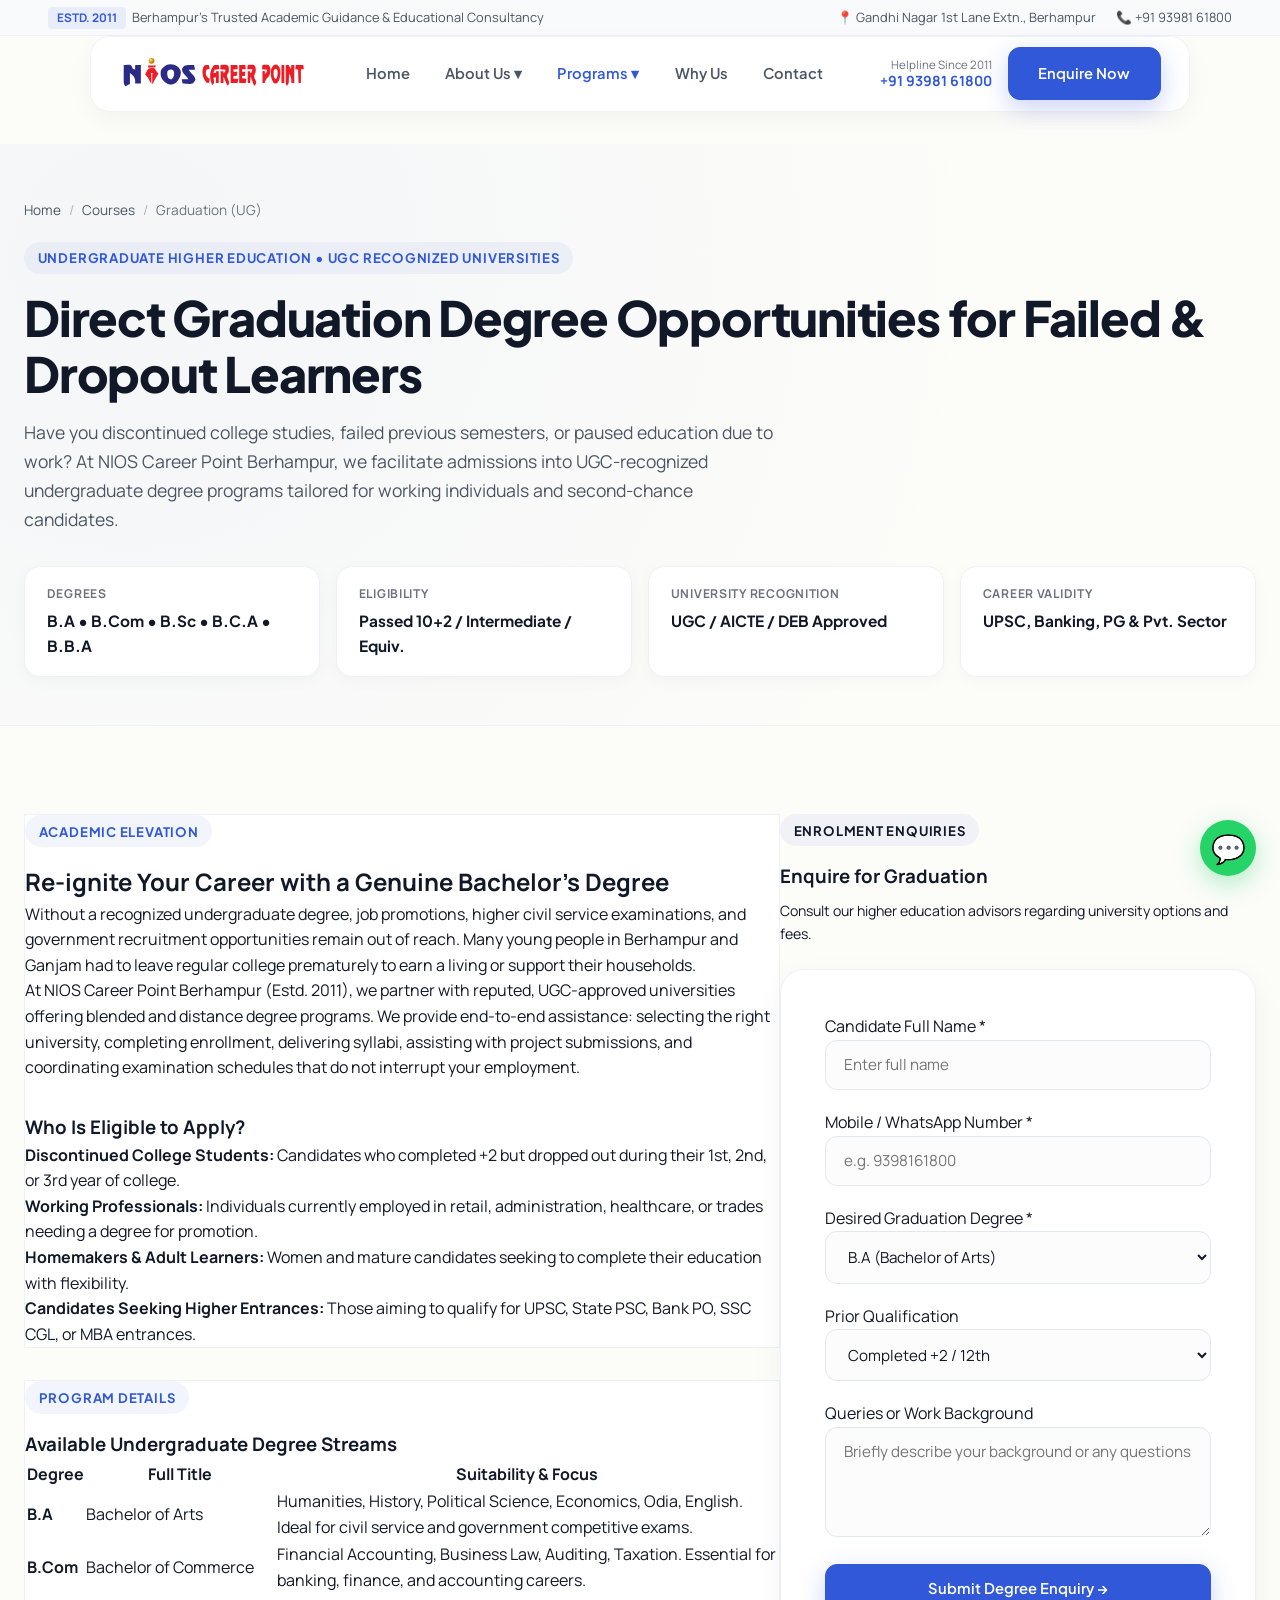
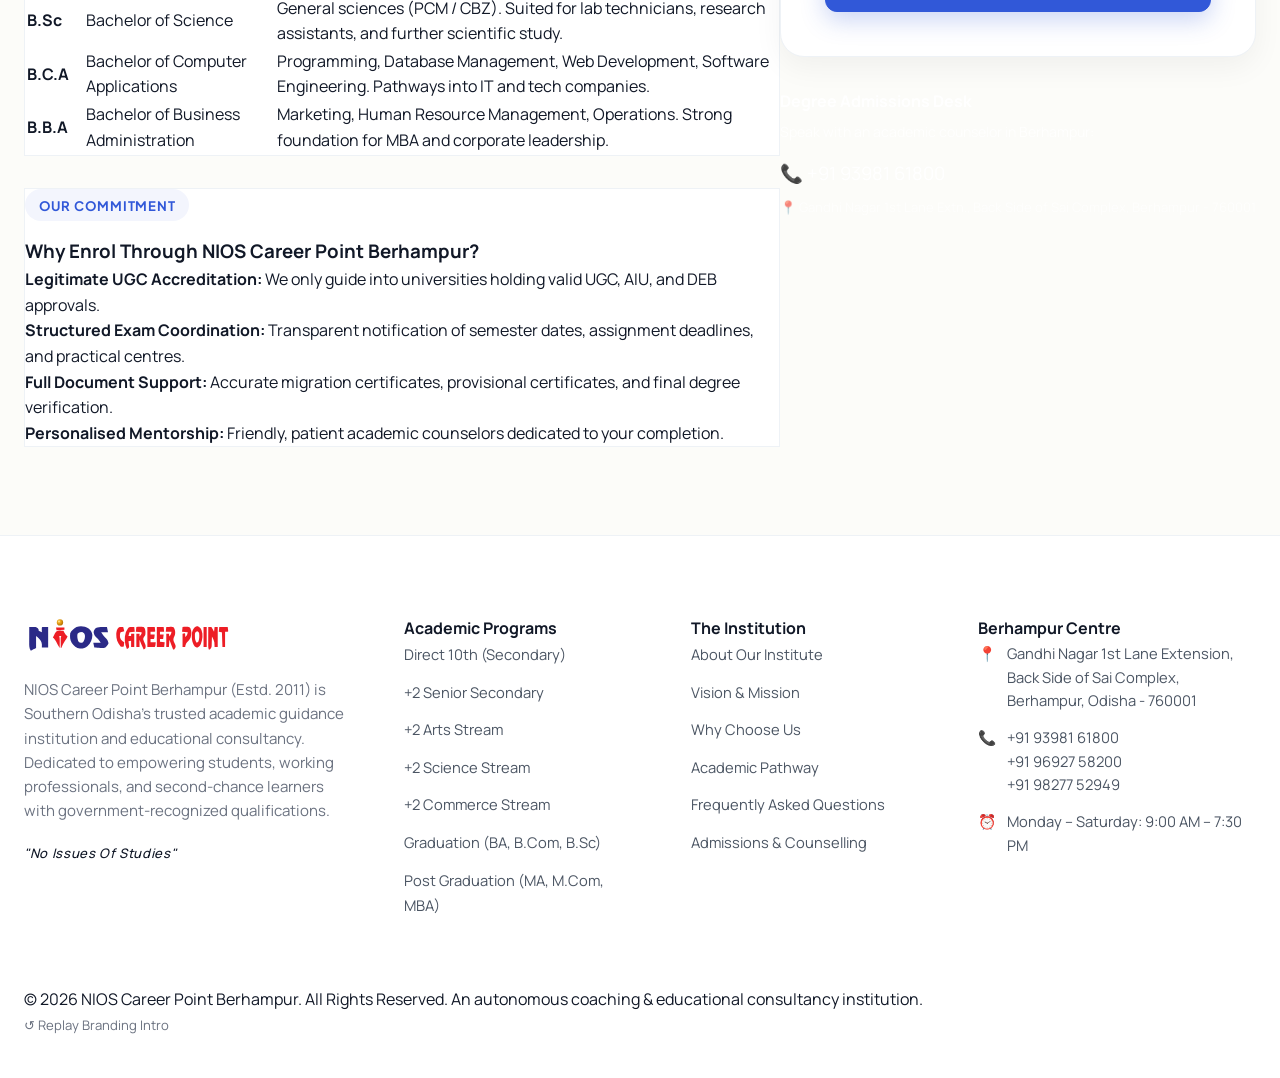
<file: graduation.html>
<!DOCTYPE html>
<html lang="en">
<head>
    <meta charset="UTF-8">
    <meta name="viewport" content="width=device-width, initial-scale=1.0">
    <meta name="description" content="Graduation degree admissions guidance for B.A, B.Com, B.Sc, B.C.A, B.B.A at NIOS Career Point Berhampur. UGC-recognized university degrees for working students and dropouts.">
    <meta name="theme-color" content="#071A33">
    <title>Graduation Degree Programs (B.A, B.Com, B.Sc, BCA, BBA) | NIOS Career Point Berhampur</title>
    
    <!-- Google Fonts: DM Serif Display & Inter -->
    <link rel="preconnect" href="https://fonts.googleapis.com">
    <link rel="preconnect" href="https://fonts.gstatic.com" crossorigin>
    <link href="https://fonts.googleapis.com/css2?family=DM+Serif+Display:ital@0;1&family=Inter:wght@300;400;500;600;700&display=swap" rel="stylesheet">
    
    <!-- Core Stylesheets -->
    <link rel="stylesheet" href="assets/css/splash.css">
    <link rel="stylesheet" href="assets/css/main.css">
</head>
<body>

    <!-- Top Institutional Notification Strip -->
    <div class="top-notice-strip">
        <div class="container notice-flex">
            <div class="notice-meta">
                <span><strong class="notice-tag">ESTD. 2011</strong> &nbsp;Berhampur's Trusted Academic Guidance &amp; Educational Consultancy</span>
            </div>
            <div class="notice-meta">
                <span>📍 Gandhi Nagar 1st Lane Extn., Berhampur</span>
                <a href="tel:+919398161800">📞 +91 93981 61800</a>
            </div>
        </div>
    </div>

    <!-- Main Navigation Header -->
    <header id="main-header" class="site-header">
        <div class="container header-container">
            <a href="index.html" class="brand-link" id="header-brand-link" title="NIOS Career Point Berhampur - Home">
                <img
                    id="header-brand-logo"
                    class="header-logo-img"
                    src="assets/images/nios-career-point.svg"
                    alt="NIOS Career Point Berhampur"
                    width="230"
                    height="46"
                >
            </a>

            <!-- Navigation Links -->
            <nav class="main-nav" id="main-nav" aria-label="Main Navigation">
                <ul class="nav-list">
                    <li class="nav-item">
                        <a href="index.html" class="nav-link">Home</a>
                    </li>
                    
                    <li class="nav-item">
                        <a href="about.html" class="nav-link">About Us ▾</a>
                        <div class="nav-dropdown">
                            <a href="about.html" class="dropdown-link">
                                About Institute
                                <span class="dropdown-subtext">Our journey since 2011 in Berhampur</span>
                            </a>
                            <a href="vision-mission.html" class="dropdown-link">
                                Vision &amp; Mission
                                <span class="dropdown-subtext">Empowering students with clarity</span>
                            </a>
                            <a href="why-us.html" class="dropdown-link">
                                Why Choose Us
                                <span class="dropdown-subtext">2,500+ successful student track record</span>
                            </a>
                        </div>
                    </li>

                    <li class="nav-item">
                        <a href="programs.html" class="nav-link active">Programs ▾</a>
                        <div class="nav-dropdown">
                            <a href="programs.html" class="dropdown-link">
                                <strong>All Academic Programs</strong>
                                <span class="dropdown-subtext">Master course overview &amp; pathways</span>
                            </a>
                            <a href="10th.html" class="dropdown-link">
                                Direct 10th (Secondary)
                                <span class="dropdown-subtext">For failed or dropout learners</span>
                            </a>
                            <a href="plus-two.html" class="dropdown-link">
                                +2 Senior Secondary
                                <span class="dropdown-subtext">Arts • Science • Commerce streams</span>
                            </a>
                            <a href="graduation.html" class="dropdown-link">
                                Graduation Programs
                                <span class="dropdown-subtext">B.A, B.Com, B.Sc, B.C.A, B.B.A</span>
                            </a>
                            <a href="post-graduation.html" class="dropdown-link">
                                Post Graduation
                                <span class="dropdown-subtext">M.A, M.Com, M.Sc, M.B.A, M.C.A</span>
                            </a>
                        </div>
                    </li>

                    <li class="nav-item">
                        <a href="why-us.html" class="nav-link">Why Us</a>
                    </li>

                    <li class="nav-item">
                        <a href="contact.html" class="nav-link">Contact</a>
                    </li>
                </ul>
            </nav>

            <div class="header-actions">
                <a href="tel:+919398161800" class="header-phone-quick" title="Call Academic Helplines">
                    <span>Helpline Since 2011</span>
                    <strong>+91 93981 61800</strong>
                </a>
                <a href="contact.html" class="btn btn-primary">Enquire Now</a>
                <button class="mobile-toggle" id="mobile-toggle" aria-label="Toggle navigation menu" aria-expanded="false">
                    <span></span>
                    <span></span>
                    <span></span>
                </button>
            </div>
        </div>
    </header>

    <main id="website">
        <!-- Academic Page Hero -->
        <section class="page-hero-academic">
            <div class="container">
                <nav class="breadcrumb-nav" aria-label="Breadcrumb">
                    <a href="index.html">Home</a>
                    <span class="breadcrumb-sep">/</span>
                    <a href="graduation.html">Courses</a>
                    <span class="breadcrumb-sep">/</span>
                    <span>Graduation (UG)</span>
                </nav>

                <span class="eyebrow">Undergraduate Higher Education • UGC Recognized Universities</span>
                <h1>Direct Graduation Degree Opportunities for Failed &amp; Dropout Learners</h1>
                <p class="lead">
                    Have you discontinued college studies, failed previous semesters, or paused education due to work? At NIOS Career Point Berhampur, we facilitate admissions into UGC-recognized undergraduate degree programs tailored for working individuals and second-chance candidates.
                </p>

                <div class="program-meta-strip">
                    <div class="meta-box">
                        <span class="meta-box-label">Degrees</span>
                        <span class="meta-box-val">B.A • B.Com • B.Sc • B.C.A • B.B.A</span>
                    </div>
                    <div class="meta-box">
                        <span class="meta-box-label">Eligibility</span>
                        <span class="meta-box-val">Passed 10+2 / Intermediate / Equiv.</span>
                    </div>
                    <div class="meta-box">
                        <span class="meta-box-label">University Recognition</span>
                        <span class="meta-box-val">UGC / AICTE / DEB Approved</span>
                    </div>
                    <div class="meta-box">
                        <span class="meta-box-label">Career Validity</span>
                        <span class="meta-box-val">UPSC, Banking, PG &amp; Pvt. Sector</span>
                    </div>
                </div>
            </div>
        </section>

        <!-- Main Course Content Split -->
        <section class="section-spacing" style="background-color: var(--color-bg-canvas);">
            <div class="container">
                <div style="display: grid; grid-template-columns: 1.35fr 0.85fr; gap: var(--space-xl); align-items: flex-start;">
                    <!-- Academic Description Column -->
                    <div class="course-detail-body">
                        <div style="background-color: #FFFFFF; border: 1px solid var(--border-color); padding: var(--space-lg); margin-bottom: 2rem;">
                            <span class="eyebrow">Academic Elevation</span>
                            <h2>Re-ignite Your Career with a Genuine Bachelor's Degree</h2>
                            <p>
                                Without a recognized undergraduate degree, job promotions, higher civil service examinations, and government recruitment opportunities remain out of reach. Many young people in Berhampur and Ganjam had to leave regular college prematurely to earn a living or support their households.
                            </p>
                            <p>
                                At NIOS Career Point Berhampur (Estd. 2011), we partner with reputed, UGC-approved universities offering blended and distance degree programs. We provide end-to-end assistance: selecting the right university, completing enrollment, delivering syllabi, assisting with project submissions, and coordinating examination schedules that do not interrupt your employment.
                            </p>

                            <h3 style="margin-top: 2rem;">Who Is Eligible to Apply?</h3>
                            <ul class="academic-checklist">
                                <li><strong>Discontinued College Students:</strong> Candidates who completed +2 but dropped out during their 1st, 2nd, or 3rd year of college.</li>
                                <li><strong>Working Professionals:</strong> Individuals currently employed in retail, administration, healthcare, or trades needing a degree for promotion.</li>
                                <li><strong>Homemakers &amp; Adult Learners:</strong> Women and mature candidates seeking to complete their education with flexibility.</li>
                                <li><strong>Candidates Seeking Higher Entrances:</strong> Those aiming to qualify for UPSC, State PSC, Bank PO, SSC CGL, or MBA entrances.</li>
                            </ul>
                        </div>

                        <!-- Programs Table -->
                        <div style="background-color: #FFFFFF; border: 1px solid var(--border-color); padding: var(--space-lg); margin-bottom: 2rem;">
                            <span class="eyebrow">Program Details</span>
                            <h3>Available Undergraduate Degree Streams</h3>
                            
                            <table class="academic-table">
                                <thead>
                                    <tr>
                                        <th>Degree</th>
                                        <th>Full Title</th>
                                        <th>Suitability &amp; Focus</th>
                                    </tr>
                                </thead>
                                <tbody>
                                    <tr>
                                        <td><strong>B.A</strong></td>
                                        <td>Bachelor of Arts</td>
                                        <td>Humanities, History, Political Science, Economics, Odia, English. Ideal for civil service and government competitive exams.</td>
                                    </tr>
                                    <tr>
                                        <td><strong>B.Com</strong></td>
                                        <td>Bachelor of Commerce</td>
                                        <td>Financial Accounting, Business Law, Auditing, Taxation. Essential for banking, finance, and accounting careers.</td>
                                    </tr>
                                    <tr>
                                        <td><strong>B.Sc</strong></td>
                                        <td>Bachelor of Science</td>
                                        <td>General sciences (PCM / CBZ). Suited for lab technicians, research assistants, and further scientific study.</td>
                                    </tr>
                                    <tr>
                                        <td><strong>B.C.A</strong></td>
                                        <td>Bachelor of Computer Applications</td>
                                        <td>Programming, Database Management, Web Development, Software Engineering. Pathways into IT and tech companies.</td>
                                    </tr>
                                    <tr>
                                        <td><strong>B.B.A</strong></td>
                                        <td>Bachelor of Business Administration</td>
                                        <td>Marketing, Human Resource Management, Operations. Strong foundation for MBA and corporate leadership.</td>
                                    </tr>
                                </tbody>
                            </table>
                        </div>

                        <!-- Why Choose Us Box -->
                        <div style="background-color: #FFFFFF; border: 1px solid var(--border-color); padding: var(--space-lg);">
                            <span class="eyebrow">Our Commitment</span>
                            <h3>Why Enrol Through NIOS Career Point Berhampur?</h3>
                            <ul class="academic-checklist">
                                <li><strong>Legitimate UGC Accreditation:</strong> We only guide into universities holding valid UGC, AIU, and DEB approvals.</li>
                                <li><strong>Structured Exam Coordination:</strong> Transparent notification of semester dates, assignment deadlines, and practical centres.</li>
                                <li><strong>Full Document Support:</strong> Accurate migration certificates, provisional certificates, and final degree verification.</li>
                                <li><strong>Personalised Mentorship:</strong> Friendly, patient academic counselors dedicated to your completion.</li>
                            </ul>
                        </div>
                    </div>

                    <!-- Right Column: Consultation Form -->
                    <div class="course-sidebar">
                        <div class="enquiry-form-card" style="margin-bottom: 2rem;">
                            <span class="eyebrow" style="color: var(--color-red);">Enrolment Enquiries</span>
                            <h3 style="margin-bottom: 0.5rem;">Enquire for Graduation</h3>
                            <p style="font-size: 0.88rem; margin-bottom: 1.5rem;">Consult our higher education advisors regarding university options and fees.</p>

                            <form class="enquiry-form">
                                <div class="form-group">
                                    <label for="form-name">Candidate Full Name *</label>
                                    <input type="text" id="form-name" class="form-control" placeholder="Enter full name" required>
                                </div>
                                <div class="form-group">
                                    <label for="form-phone">Mobile / WhatsApp Number *</label>
                                    <input type="tel" id="form-phone" class="form-control" placeholder="e.g. 9398161800" required>
                                </div>
                                <div class="form-group">
                                    <label for="form-degree">Desired Graduation Degree *</label>
                                    <select id="form-degree" class="form-control">
                                        <option value="BA">B.A (Bachelor of Arts)</option>
                                        <option value="BCom">B.Com (Bachelor of Commerce)</option>
                                        <option value="BSc">B.Sc (Bachelor of Science)</option>
                                        <option value="BCA">B.C.A (Computer Applications)</option>
                                        <option value="BBA">B.B.A (Business Administration)</option>
                                    </select>
                                </div>
                                <div class="form-group">
                                    <label for="form-prior">Prior Qualification</label>
                                    <select id="form-prior" class="form-control">
                                        <option value="passed-12">Completed +2 / 12th</option>
                                        <option value="college-dropout">Discontinued College</option>
                                        <option value="diploma">Polytechnic Diploma</option>
                                    </select>
                                </div>
                                <div class="form-group">
                                    <label for="form-notes">Queries or Work Background</label>
                                    <textarea id="form-notes" class="form-control" placeholder="Briefly describe your background or any questions"></textarea>
                                </div>
                                <button type="submit" class="btn btn-primary" style="width: 100%;">Submit Degree Enquiry →</button>
                            </form>
                        </div>

                        <!-- Fast Helpline Box -->
                        <div style="background-color: var(--color-navy); color: #FFFFFF; padding: var(--space-md); border-top: 3px solid var(--color-gold);">
                            <h4 style="color: #FFFFFF; margin-bottom: 0.4rem;">Degree Admissions Desk</h4>
                            <p style="color: rgba(255,255,255,0.8); font-size: 0.88rem; margin-bottom: 1rem;">Speak with an academic counselor in Berhampur:</p>
                            <p style="font-size: 1.15rem; font-family: var(--font-serif); color: var(--color-gold); margin-bottom: 0.5rem;">
                                📞 +91 93981 61800
                            </p>
                            <p style="font-size: 0.82rem; color: rgba(255,255,255,0.65); margin-bottom: 0;">
                                📍 Gandhi Nagar 1st Lane Extn., Back Side of Sai Complex, Berhampur - 760001
                            </p>
                        </div>
                    </div>
                </div>
            </div>
        </section>
    </main>

    <!-- Institutional Site Footer -->
    <footer class="site-footer">
        <div class="container">
            <div class="footer-grid">
                <div class="footer-about">
                    <img src="assets/images/nios-career-point.svg" alt="NIOS Career Point Berhampur" class="footer-logo">
                    <p class="footer-desc">
                        NIOS Career Point Berhampur (Estd. 2011) is Southern Odisha's trusted academic guidance institution and educational consultancy. Dedicated to empowering students, working professionals, and second-chance learners with government-recognized qualifications.
                    </p>
                    <p class="footer-motto" style="color: var(--color-gold); font-size: 0.82rem; font-weight: 500; letter-spacing: 0.05em;">
                        <em>"No Issues Of Studies"</em>
                    </p>
                </div>

                <div class="footer-col">
                    <h4 class="footer-col-title">Academic Programs</h4>
                    <ul class="footer-links-list">
                        <li><a href="10th.html">Direct 10th (Secondary)</a></li>
                        <li><a href="plus-two.html">+2 Senior Secondary</a></li>
                        <li><a href="plus-two.html">+2 Arts Stream</a></li>
                        <li><a href="plus-two.html">+2 Science Stream</a></li>
                        <li><a href="plus-two.html">+2 Commerce Stream</a></li>
                        <li><a href="graduation.html">Graduation (BA, B.Com, B.Sc)</a></li>
                        <li><a href="post-graduation.html">Post Graduation (MA, M.Com, MBA)</a></li>
                    </ul>
                </div>

                <div class="footer-col">
                    <h4 class="footer-col-title">The Institution</h4>
                    <ul class="footer-links-list">
                        <li><a href="about.html">About Our Institute</a></li>
                        <li><a href="vision-mission.html">Vision &amp; Mission</a></li>
                        <li><a href="why-us.html">Why Choose Us</a></li>
                        <li><a href="index.html#process">Academic Pathway</a></li>
                        <li><a href="index.html#faq">Frequently Asked Questions</a></li>
                        <li><a href="contact.html">Admissions &amp; Counselling</a></li>
                    </ul>
                </div>

                <div class="footer-col">
                    <h4 class="footer-col-title">Berhampur Centre</h4>
                    <ul class="footer-contact-list">
                        <li>
                            <span>📍</span>
                            <span>Gandhi Nagar 1st Lane Extension, Back Side of Sai Complex, Berhampur, Odisha - 760001</span>
                        </li>
                        <li>
                            <span>📞</span>
                            <div>
                                <a href="tel:+919398161800">+91 93981 61800</a><br>
                                <a href="tel:+919692758200">+91 96927 58200</a><br>
                                <a href="tel:+919827752949">+91 98277 52949</a>
                            </div>
                        </li>
                        <li>
                            <span>⏰</span>
                            <span>Monday – Saturday: 9:00 AM – 7:30 PM</span>
                        </li>
                    </ul>
                </div>
            </div>

            <div class="footer-bottom-bar">
                <p>&copy; 2026 NIOS Career Point Berhampur. All Rights Reserved. An autonomous coaching &amp; educational consultancy institution.</p>
                <button class="replay-intro-subtle replay-intro-btn" title="Replay Brand Animation">
                    <span>↺</span> Replay Branding Intro
                </button>
            </div>
        </div>
    </footer>

    <!-- Floating Direct WhatsApp Assistance -->
    <a href="https://wa.me/919398161800?text=Hello%20NIOS%20Career%20Point,%20I%20would%20like%20to%20enquire%20about%20Graduation%20admissions." class="floating-whatsapp" target="_blank" rel="noopener noreferrer" title="Chat with Academic Counselor on WhatsApp" aria-label="WhatsApp Counselling Chat">
        <span>💬</span>
    </a>

    <!-- Vanilla JavaScript Core Scripts -->
    <script src="assets/js/splash.js"></script>
    <script src="assets/js/main.js"></script>
</body>
</html>
</file>
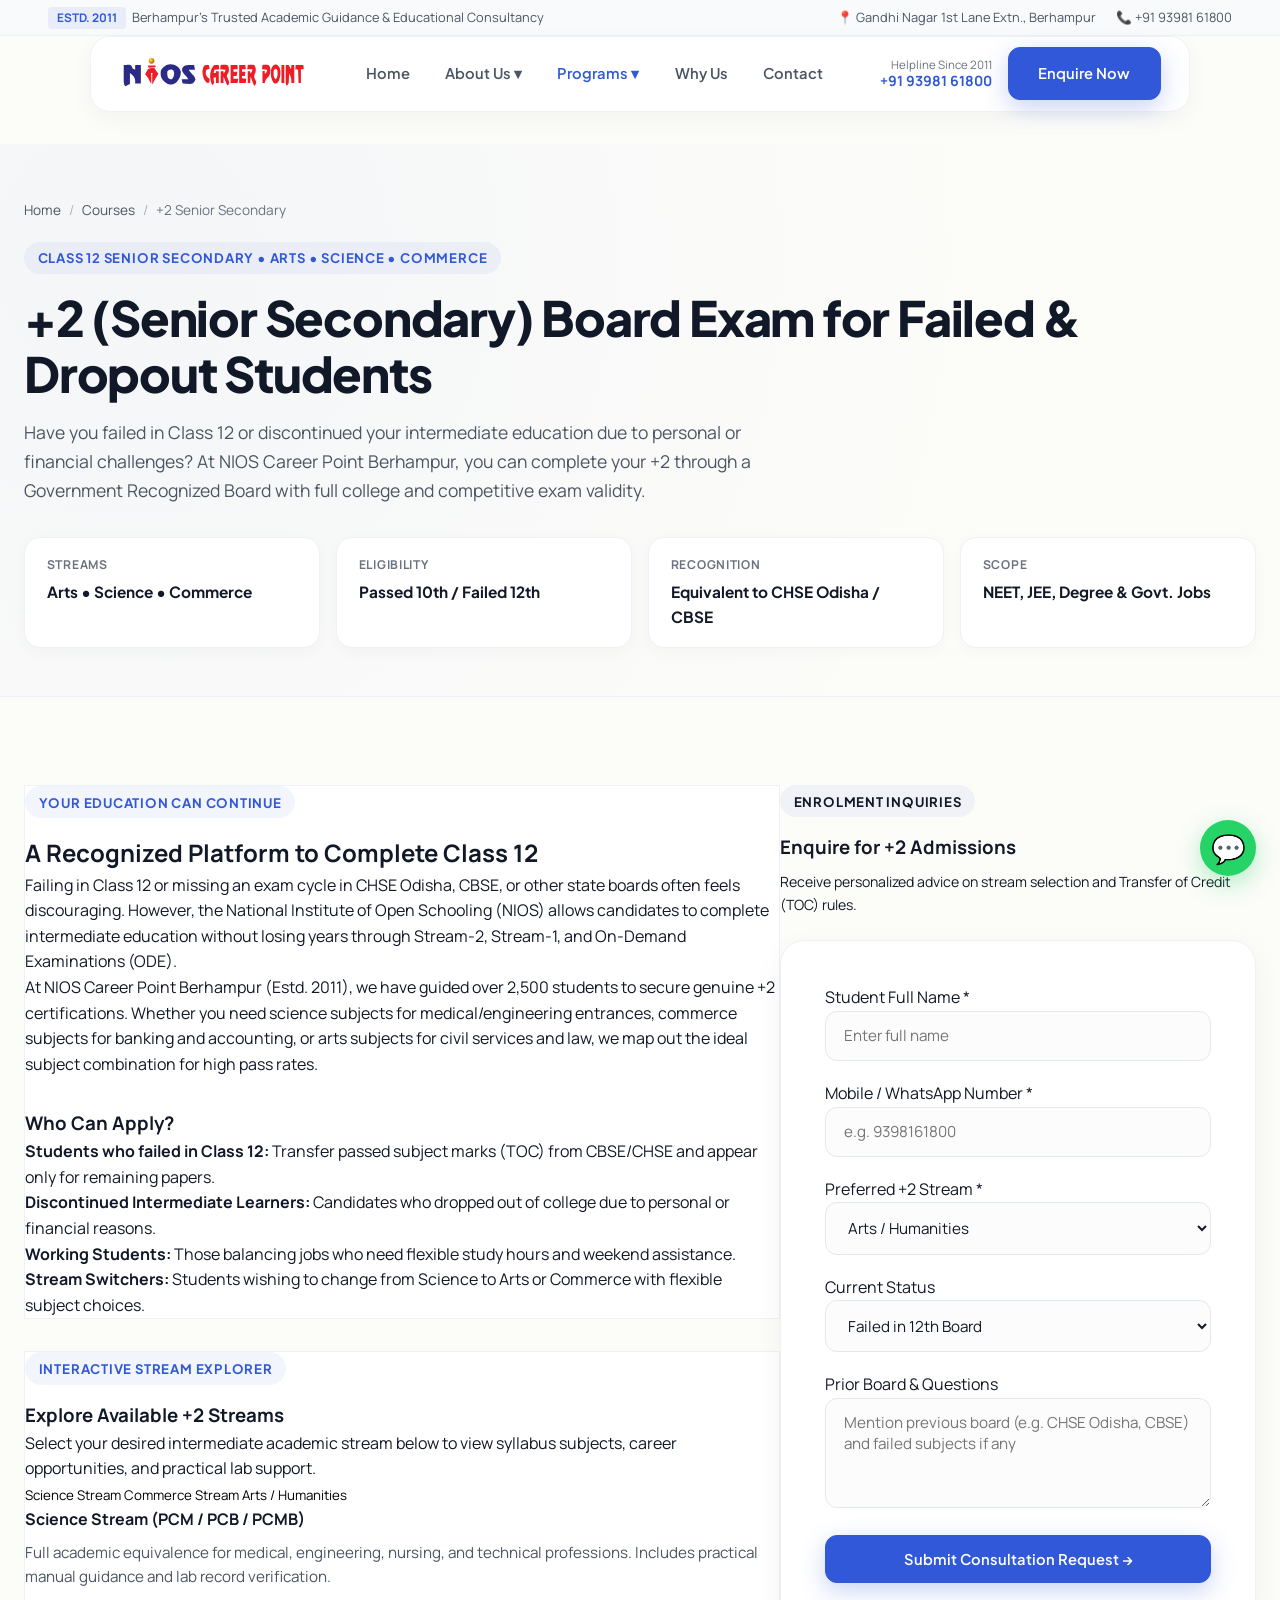
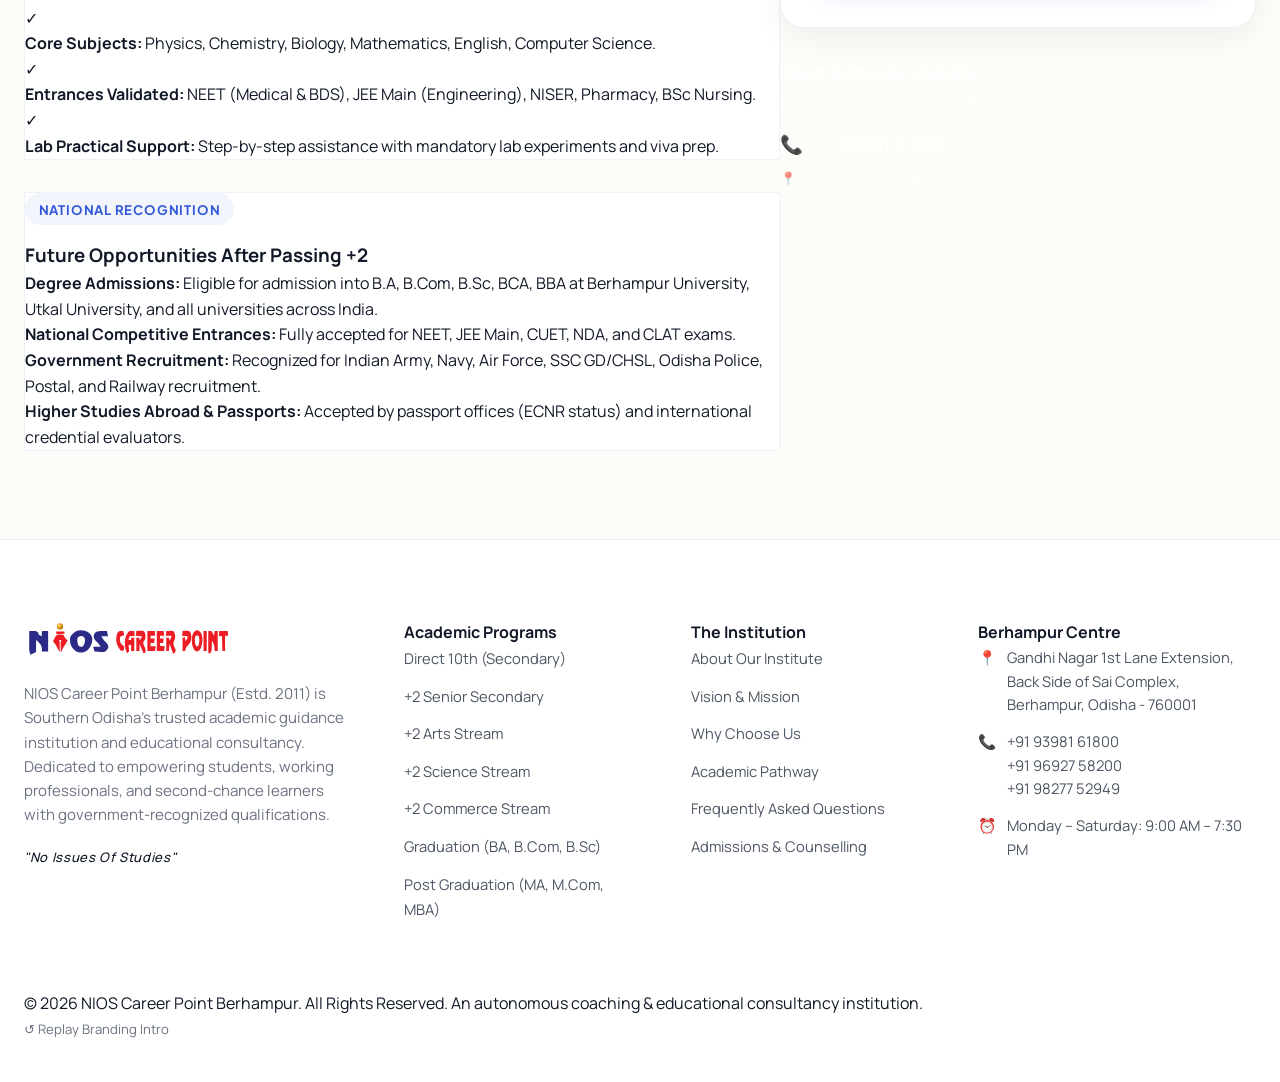
<file: plus-two.html>
<!DOCTYPE html>
<html lang="en">
<head>
    <meta charset="UTF-8">
    <meta name="viewport" content="width=device-width, initial-scale=1.0">
    <meta name="description" content="+2 Senior Secondary admission guidance for Arts, Science, and Commerce at NIOS Career Point Berhampur. Government-recognized Class 12 board for failed and dropout students.">
    <meta name="theme-color" content="#071A33">
    <title>+2 Senior Secondary (Arts, Science, Commerce) Admissions | NIOS Career Point Berhampur</title>
    
    <!-- Google Fonts: DM Serif Display & Inter -->
    <link rel="preconnect" href="https://fonts.googleapis.com">
    <link rel="preconnect" href="https://fonts.gstatic.com" crossorigin>
    <link href="https://fonts.googleapis.com/css2?family=DM+Serif+Display:ital@0;1&family=Inter:wght@300;400;500;600;700&display=swap" rel="stylesheet">
    
    <!-- Core Stylesheets -->
    <link rel="stylesheet" href="assets/css/splash.css">
    <link rel="stylesheet" href="assets/css/main.css">
</head>
<body>

    <!-- Top Institutional Notification Strip -->
    <div class="top-notice-strip">
        <div class="container notice-flex">
            <div class="notice-meta">
                <span><strong class="notice-tag">ESTD. 2011</strong> &nbsp;Berhampur's Trusted Academic Guidance &amp; Educational Consultancy</span>
            </div>
            <div class="notice-meta">
                <span>📍 Gandhi Nagar 1st Lane Extn., Berhampur</span>
                <a href="tel:+919398161800">📞 +91 93981 61800</a>
            </div>
        </div>
    </div>

    <!-- Main Navigation Header -->
    <header id="main-header" class="site-header">
        <div class="container header-container">
            <a href="index.html" class="brand-link" id="header-brand-link" title="NIOS Career Point Berhampur - Home">
                <img
                    id="header-brand-logo"
                    class="header-logo-img"
                    src="assets/images/nios-career-point.svg"
                    alt="NIOS Career Point Berhampur"
                    width="230"
                    height="46"
                >
            </a>

            <!-- Navigation Links -->
            <nav class="main-nav" id="main-nav" aria-label="Main Navigation">
                <ul class="nav-list">
                    <li class="nav-item">
                        <a href="index.html" class="nav-link">Home</a>
                    </li>
                    
                    <li class="nav-item">
                        <a href="about.html" class="nav-link">About Us ▾</a>
                        <div class="nav-dropdown">
                            <a href="about.html" class="dropdown-link">
                                About Institute
                                <span class="dropdown-subtext">Our journey since 2011 in Berhampur</span>
                            </a>
                            <a href="vision-mission.html" class="dropdown-link">
                                Vision &amp; Mission
                                <span class="dropdown-subtext">Empowering students with clarity</span>
                            </a>
                            <a href="why-us.html" class="dropdown-link">
                                Why Choose Us
                                <span class="dropdown-subtext">2,500+ successful student track record</span>
                            </a>
                        </div>
                    </li>

                    <li class="nav-item">
                        <a href="programs.html" class="nav-link active">Programs ▾</a>
                        <div class="nav-dropdown">
                            <a href="programs.html" class="dropdown-link">
                                <strong>All Academic Programs</strong>
                                <span class="dropdown-subtext">Master course overview &amp; pathways</span>
                            </a>
                            <a href="10th.html" class="dropdown-link">
                                Direct 10th (Secondary)
                                <span class="dropdown-subtext">For failed or dropout learners</span>
                            </a>
                            <a href="plus-two.html" class="dropdown-link">
                                +2 Senior Secondary
                                <span class="dropdown-subtext">Arts • Science • Commerce streams</span>
                            </a>
                            <a href="graduation.html" class="dropdown-link">
                                Graduation Programs
                                <span class="dropdown-subtext">B.A, B.Com, B.Sc, B.C.A, B.B.A</span>
                            </a>
                            <a href="post-graduation.html" class="dropdown-link">
                                Post Graduation
                                <span class="dropdown-subtext">M.A, M.Com, M.Sc, M.B.A, M.C.A</span>
                            </a>
                        </div>
                    </li>

                    <li class="nav-item">
                        <a href="why-us.html" class="nav-link">Why Us</a>
                    </li>

                    <li class="nav-item">
                        <a href="contact.html" class="nav-link">Contact</a>
                    </li>
                </ul>
            </nav>

            <div class="header-actions">
                <a href="tel:+919398161800" class="header-phone-quick" title="Call Academic Helplines">
                    <span>Helpline Since 2011</span>
                    <strong>+91 93981 61800</strong>
                </a>
                <a href="contact.html" class="btn btn-primary">Enquire Now</a>
                <button class="mobile-toggle" id="mobile-toggle" aria-label="Toggle navigation menu" aria-expanded="false">
                    <span></span>
                    <span></span>
                    <span></span>
                </button>
            </div>
        </div>
    </header>

    <main id="website">
        <!-- Academic Page Hero -->
        <section class="page-hero-academic">
            <div class="container">
                <nav class="breadcrumb-nav" aria-label="Breadcrumb">
                    <a href="index.html">Home</a>
                    <span class="breadcrumb-sep">/</span>
                    <a href="plus-two.html">Courses</a>
                    <span class="breadcrumb-sep">/</span>
                    <span>+2 Senior Secondary</span>
                </nav>

                <span class="eyebrow">Class 12 Senior Secondary • Arts • Science • Commerce</span>
                <h1>+2 (Senior Secondary) Board Exam for Failed &amp; Dropout Students</h1>
                <p class="lead">
                    Have you failed in Class 12 or discontinued your intermediate education due to personal or financial challenges? At NIOS Career Point Berhampur, you can complete your +2 through a Government Recognized Board with full college and competitive exam validity.
                </p>

                <div class="program-meta-strip">
                    <div class="meta-box">
                        <span class="meta-box-label">Streams</span>
                        <span class="meta-box-val">Arts • Science • Commerce</span>
                    </div>
                    <div class="meta-box">
                        <span class="meta-box-label">Eligibility</span>
                        <span class="meta-box-val">Passed 10th / Failed 12th</span>
                    </div>
                    <div class="meta-box">
                        <span class="meta-box-label">Recognition</span>
                        <span class="meta-box-val">Equivalent to CHSE Odisha / CBSE</span>
                    </div>
                    <div class="meta-box">
                        <span class="meta-box-label">Scope</span>
                        <span class="meta-box-val">NEET, JEE, Degree &amp; Govt. Jobs</span>
                    </div>
                </div>
            </div>
        </section>

        <!-- Main Course Content Split -->
        <section class="section-spacing" style="background-color: var(--color-bg-canvas);">
            <div class="container">
                <div style="display: grid; grid-template-columns: 1.35fr 0.85fr; gap: var(--space-xl); align-items: flex-start;">
                    <!-- Academic Description Column -->
                    <div class="course-detail-body">
                        <div style="background-color: #FFFFFF; border: 1px solid var(--border-color); padding: var(--space-lg); margin-bottom: 2rem;">
                            <span class="eyebrow">Your Education Can Continue</span>
                            <h2>A Recognized Platform to Complete Class 12</h2>
                            <p>
                                Failing in Class 12 or missing an exam cycle in CHSE Odisha, CBSE, or other state boards often feels discouraging. However, the National Institute of Open Schooling (NIOS) allows candidates to complete intermediate education without losing years through Stream-2, Stream-1, and On-Demand Examinations (ODE).
                            </p>
                            <p>
                                At NIOS Career Point Berhampur (Estd. 2011), we have guided over 2,500 students to secure genuine +2 certifications. Whether you need science subjects for medical/engineering entrances, commerce subjects for banking and accounting, or arts subjects for civil services and law, we map out the ideal subject combination for high pass rates.
                            </p>

                            <h3 style="margin-top: 2rem;">Who Can Apply?</h3>
                            <ul class="academic-checklist">
                                <li><strong>Students who failed in Class 12:</strong> Transfer passed subject marks (TOC) from CBSE/CHSE and appear only for remaining papers.</li>
                                <li><strong>Discontinued Intermediate Learners:</strong> Candidates who dropped out of college due to personal or financial reasons.</li>
                                <li><strong>Working Students:</strong> Those balancing jobs who need flexible study hours and weekend assistance.</li>
                                <li><strong>Stream Switchers:</strong> Students wishing to change from Science to Arts or Commerce with flexible subject choices.</li>
                            </ul>
                        </div>

                    <!-- Streams Interactive Selector -->
                    <div style="background-color: #FFFFFF; border: 1px solid var(--border-color); padding: var(--space-lg); margin-bottom: 2rem;">
                        <span class="eyebrow">Interactive Stream Explorer</span>
                        <h3>Explore Available +2 Streams</h3>
                        <p>Select your desired intermediate academic stream below to view syllabus subjects, career opportunities, and practical lab support.</p>
                        
                        <div class="stream-tab-pills" role="tablist">
                            <button type="button" class="stream-pill-btn active" data-stream="stream-sci">Science Stream</button>
                            <button type="button" class="stream-pill-btn" data-stream="stream-comm">Commerce Stream</button>
                            <button type="button" class="stream-pill-btn" data-stream="stream-arts">Arts / Humanities</button>
                        </div>

                        <!-- Science Content -->
                        <div id="stream-sci" class="stream-detail-content" style="display: block;">
                            <h4 style="color: var(--color-navy); margin-bottom: 0.5rem;">Science Stream (PCM / PCB / PCMB)</h4>
                            <p style="font-size: 0.95rem; color: var(--color-text-secondary); margin-bottom: 1rem;">
                                Full academic equivalence for medical, engineering, nursing, and technical professions. Includes practical manual guidance and lab record verification.
                            </p>
                            <div class="feature-checklist">
                                <div class="feature-item">
                                    <span class="feature-icon">✓</span>
                                    <div><strong>Core Subjects:</strong> Physics, Chemistry, Biology, Mathematics, English, Computer Science.</div>
                                </div>
                                <div class="feature-item">
                                    <span class="feature-icon">✓</span>
                                    <div><strong>Entrances Validated:</strong> NEET (Medical &amp; BDS), JEE Main (Engineering), NISER, Pharmacy, BSc Nursing.</div>
                                </div>
                                <div class="feature-item">
                                    <span class="feature-icon">✓</span>
                                    <div><strong>Lab Practical Support:</strong> Step-by-step assistance with mandatory lab experiments and viva prep.</div>
                                </div>
                            </div>
                        </div>

                        <!-- Commerce Content -->
                        <div id="stream-comm" class="stream-detail-content" style="display: none;">
                            <h4 style="color: var(--color-navy); margin-bottom: 0.5rem;">Commerce Stream</h4>
                            <p style="font-size: 0.95rem; color: var(--color-text-secondary); margin-bottom: 1rem;">
                                Focused on commercial accounting, corporate principles, economics, and business computing. Perfect for future finance and managerial roles.
                            </p>
                            <div class="feature-checklist">
                                <div class="feature-item">
                                    <span class="feature-icon">✓</span>
                                    <div><strong>Core Subjects:</strong> Accountancy, Business Studies, Economics, English, Data Entry Operations.</div>
                                </div>
                                <div class="feature-item">
                                    <span class="feature-icon">✓</span>
                                    <div><strong>Career Gateways:</strong> CA Foundation, CS Foundation, CMA, B.Com Honours, BBA, Banking &amp; Financial Services.</div>
                                </div>
                                <div class="feature-item">
                                    <span class="feature-icon">✓</span>
                                    <div><strong>High Pass Pacing:</strong> Practical scoring subjects that simplify exam clearance for working students.</div>
                                </div>
                            </div>
                        </div>

                        <!-- Arts Content -->
                        <div id="stream-arts" class="stream-detail-content" style="display: none;">
                            <h4 style="color: var(--color-navy); margin-bottom: 0.5rem;">Arts &amp; Humanities Stream</h4>
                            <p style="font-size: 0.95rem; color: var(--color-text-secondary); margin-bottom: 1rem;">
                                Broad, rich curriculum covering social sciences, history, governance, and regional languages. Ideal for civil services and law aspirants.
                            </p>
                            <div class="feature-checklist">
                                <div class="feature-item">
                                    <span class="feature-icon">✓</span>
                                    <div><strong>Core Subjects:</strong> History, Political Science, Economics, Odia, Hindi, English, Sociology, Geography.</div>
                                </div>
                                <div class="feature-item">
                                    <span class="feature-icon">✓</span>
                                    <div><strong>Future Aspirations:</strong> UPSC Civil Services, OPSC, LLB Law (CLAT), Journalism, B.A Degrees, Teaching (B.Ed).</div>
                                </div>
                                <div class="feature-item">
                                    <span class="feature-icon">✓</span>
                                    <div><strong>Maximum Scoring Strategy:</strong> Tailored subject selections to secure high first-division percentages.</div>
                                </div>
                            </div>
                        </div>
                    </div>

                        <!-- Benefits & Validity -->
                        <div style="background-color: #FFFFFF; border: 1px solid var(--border-color); padding: var(--space-lg);">
                            <span class="eyebrow">National Recognition</span>
                            <h3>Future Opportunities After Passing +2</h3>
                            <ul class="academic-checklist">
                                <li><strong>Degree Admissions:</strong> Eligible for admission into B.A, B.Com, B.Sc, BCA, BBA at Berhampur University, Utkal University, and all universities across India.</li>
                                <li><strong>National Competitive Entrances:</strong> Fully accepted for NEET, JEE Main, CUET, NDA, and CLAT exams.</li>
                                <li><strong>Government Recruitment:</strong> Recognized for Indian Army, Navy, Air Force, SSC GD/CHSL, Odisha Police, Postal, and Railway recruitment.</li>
                                <li><strong>Higher Studies Abroad &amp; Passports:</strong> Accepted by passport offices (ECNR status) and international credential evaluators.</li>
                            </ul>
                        </div>
                    </div>

                    <!-- Right Column: Enquiry Form Card -->
                    <div class="course-sidebar">
                        <div class="enquiry-form-card" style="margin-bottom: 2rem;">
                            <span class="eyebrow" style="color: var(--color-red);">Enrolment Inquiries</span>
                            <h3 style="margin-bottom: 0.5rem;">Enquire for +2 Admissions</h3>
                            <p style="font-size: 0.88rem; margin-bottom: 1.5rem;">Receive personalized advice on stream selection and Transfer of Credit (TOC) rules.</p>

                            <form class="enquiry-form">
                                <div class="form-group">
                                    <label for="form-name">Student Full Name *</label>
                                    <input type="text" id="form-name" class="form-control" placeholder="Enter full name" required>
                                </div>
                                <div class="form-group">
                                    <label for="form-phone">Mobile / WhatsApp Number *</label>
                                    <input type="tel" id="form-phone" class="form-control" placeholder="e.g. 9398161800" required>
                                </div>
                                <div class="form-group">
                                    <label for="form-stream">Preferred +2 Stream *</label>
                                    <select id="form-stream" class="form-control">
                                        <option value="arts">Arts / Humanities</option>
                                        <option value="science">Science (PCB / PCM)</option>
                                        <option value="commerce">Commerce</option>
                                    </select>
                                </div>
                                <div class="form-group">
                                    <label for="form-status">Current Status</label>
                                    <select id="form-status" class="form-control">
                                        <option value="failed-12">Failed in 12th Board</option>
                                        <option value="fresh-12">Passed 10th / Fresh +2</option>
                                        <option value="dropout">Discontinued College</option>
                                    </select>
                                </div>
                                <div class="form-group">
                                    <label for="form-notes">Prior Board &amp; Questions</label>
                                    <textarea id="form-notes" class="form-control" placeholder="Mention previous board (e.g. CHSE Odisha, CBSE) and failed subjects if any"></textarea>
                                </div>
                                <button type="submit" class="btn btn-primary" style="width: 100%;">Submit Consultation Request →</button>
                            </form>
                        </div>

                        <!-- Fast Helpline Box -->
                        <div style="background-color: var(--color-navy); color: #FFFFFF; padding: var(--space-md); border-top: 3px solid var(--color-gold);">
                            <h4 style="color: #FFFFFF; margin-bottom: 0.4rem;">Direct Admission Helpline</h4>
                            <p style="color: rgba(255,255,255,0.8); font-size: 0.88rem; margin-bottom: 1rem;">Speak immediately with an admission advisor in Berhampur:</p>
                            <p style="font-size: 1.15rem; font-family: var(--font-serif); color: var(--color-gold); margin-bottom: 0.5rem;">
                                📞 +91 93981 61800
                            </p>
                            <p style="font-size: 0.82rem; color: rgba(255,255,255,0.65); margin-bottom: 0;">
                                📍 Gandhi Nagar 1st Lane Extn., Back Side of Sai Complex, Berhampur - 760001
                            </p>
                        </div>
                    </div>
                </div>
            </div>
        </section>
    </main>

    <!-- Institutional Site Footer -->
    <footer class="site-footer">
        <div class="container">
            <div class="footer-grid">
                <div class="footer-about">
                    <img src="assets/images/nios-career-point.svg" alt="NIOS Career Point Berhampur" class="footer-logo">
                    <p class="footer-desc">
                        NIOS Career Point Berhampur (Estd. 2011) is Southern Odisha's trusted academic guidance institution and educational consultancy. Dedicated to empowering students, working professionals, and second-chance learners with government-recognized qualifications.
                    </p>
                    <p class="footer-motto" style="color: var(--color-gold); font-size: 0.82rem; font-weight: 500; letter-spacing: 0.05em;">
                        <em>"No Issues Of Studies"</em>
                    </p>
                </div>

                <div class="footer-col">
                    <h4 class="footer-col-title">Academic Programs</h4>
                    <ul class="footer-links-list">
                        <li><a href="10th.html">Direct 10th (Secondary)</a></li>
                        <li><a href="plus-two.html">+2 Senior Secondary</a></li>
                        <li><a href="plus-two.html">+2 Arts Stream</a></li>
                        <li><a href="plus-two.html">+2 Science Stream</a></li>
                        <li><a href="plus-two.html">+2 Commerce Stream</a></li>
                        <li><a href="graduation.html">Graduation (BA, B.Com, B.Sc)</a></li>
                        <li><a href="post-graduation.html">Post Graduation (MA, M.Com, MBA)</a></li>
                    </ul>
                </div>

                <div class="footer-col">
                    <h4 class="footer-col-title">The Institution</h4>
                    <ul class="footer-links-list">
                        <li><a href="about.html">About Our Institute</a></li>
                        <li><a href="vision-mission.html">Vision &amp; Mission</a></li>
                        <li><a href="why-us.html">Why Choose Us</a></li>
                        <li><a href="index.html#process">Academic Pathway</a></li>
                        <li><a href="index.html#faq">Frequently Asked Questions</a></li>
                        <li><a href="contact.html">Admissions &amp; Counselling</a></li>
                    </ul>
                </div>

                <div class="footer-col">
                    <h4 class="footer-col-title">Berhampur Centre</h4>
                    <ul class="footer-contact-list">
                        <li>
                            <span>📍</span>
                            <span>Gandhi Nagar 1st Lane Extension, Back Side of Sai Complex, Berhampur, Odisha - 760001</span>
                        </li>
                        <li>
                            <span>📞</span>
                            <div>
                                <a href="tel:+919398161800">+91 93981 61800</a><br>
                                <a href="tel:+919692758200">+91 96927 58200</a><br>
                                <a href="tel:+919827752949">+91 98277 52949</a>
                            </div>
                        </li>
                        <li>
                            <span>⏰</span>
                            <span>Monday – Saturday: 9:00 AM – 7:30 PM</span>
                        </li>
                    </ul>
                </div>
            </div>

            <div class="footer-bottom-bar">
                <p>&copy; 2026 NIOS Career Point Berhampur. All Rights Reserved. An autonomous coaching &amp; educational consultancy institution.</p>
                <button class="replay-intro-subtle replay-intro-btn" title="Replay Brand Animation">
                    <span>↺</span> Replay Branding Intro
                </button>
            </div>
        </div>
    </footer>

    <!-- Floating Direct WhatsApp Assistance -->
    <a href="https://wa.me/919398161800?text=Hello%20NIOS%20Career%20Point,%20I%20would%20like%20to%20enquire%20about%20plus-two%20admissions." class="floating-whatsapp" target="_blank" rel="noopener noreferrer" title="Chat with Academic Counselor on WhatsApp" aria-label="WhatsApp Counselling Chat">
        <span>💬</span>
    </a>

    <!-- Vanilla JavaScript Core Scripts -->
    <script src="assets/js/splash.js"></script>
    <script src="assets/js/main.js"></script>
</body>
</html>
</file>
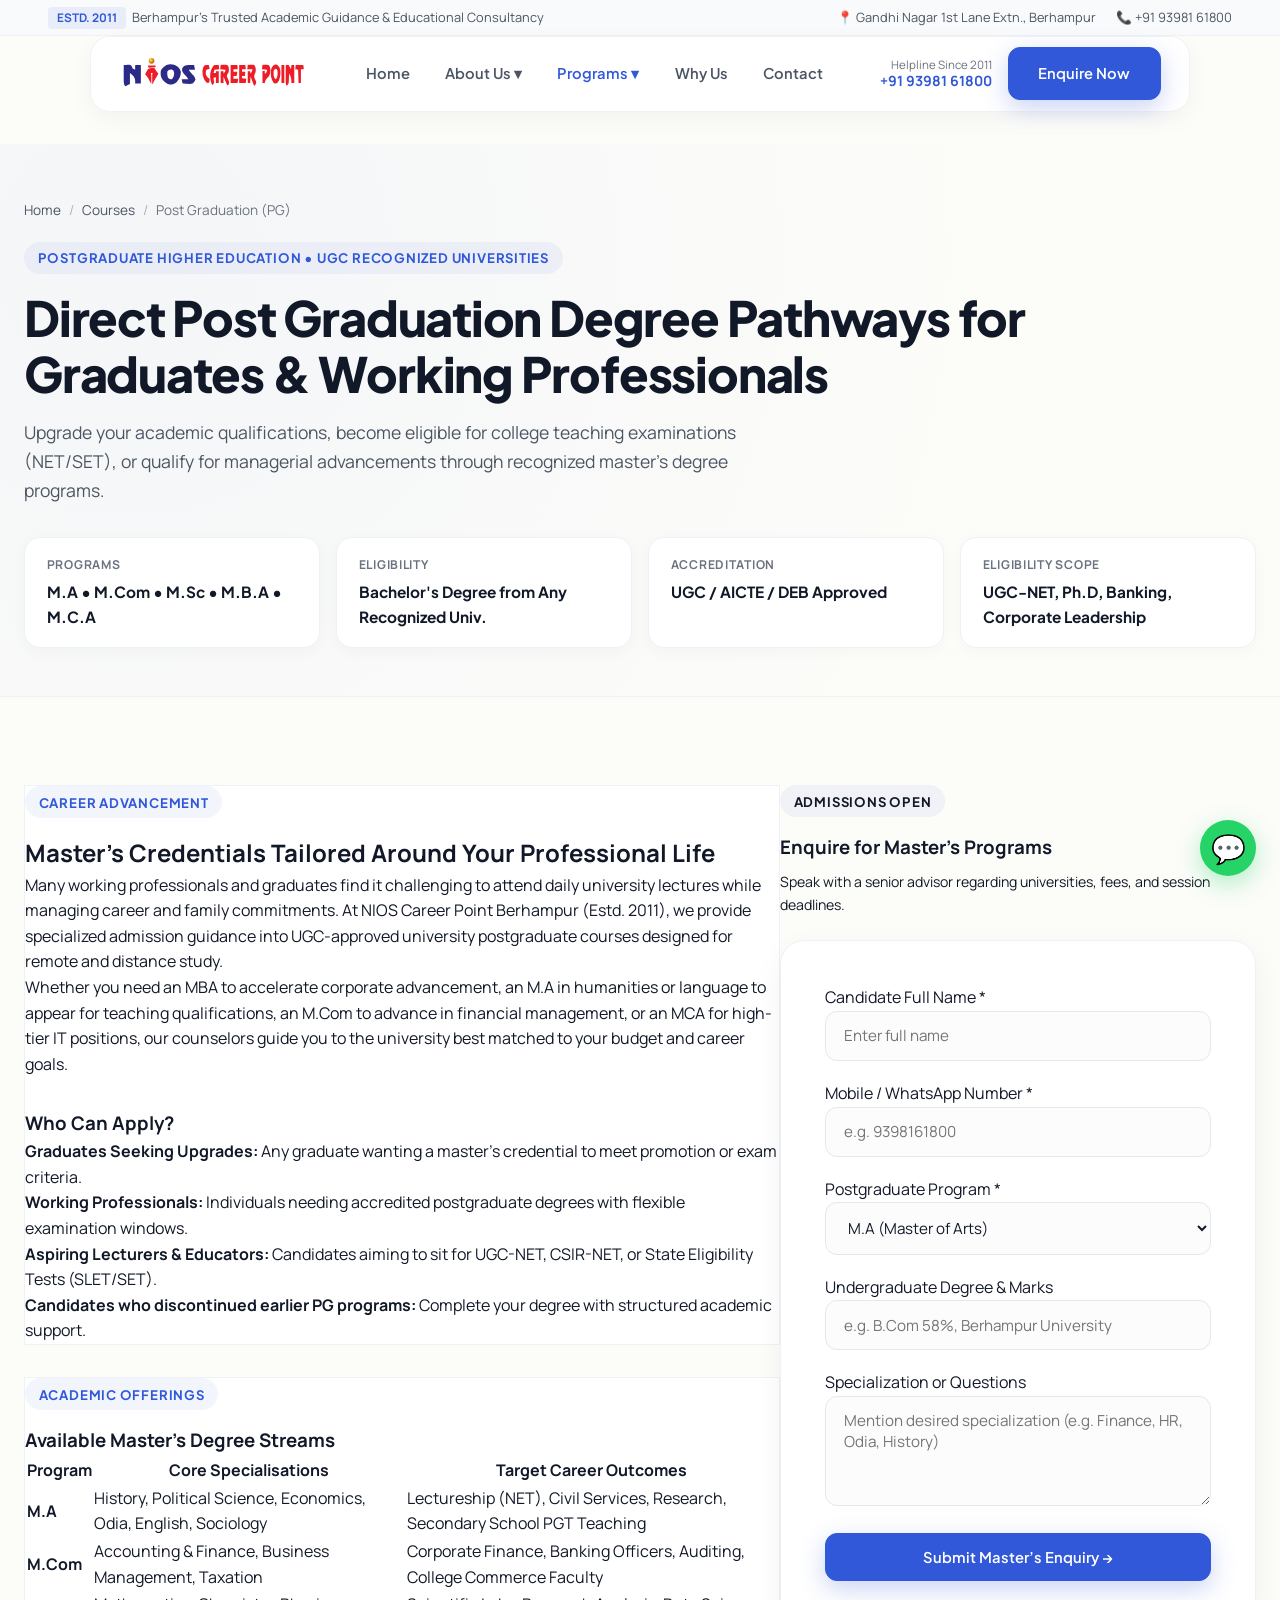
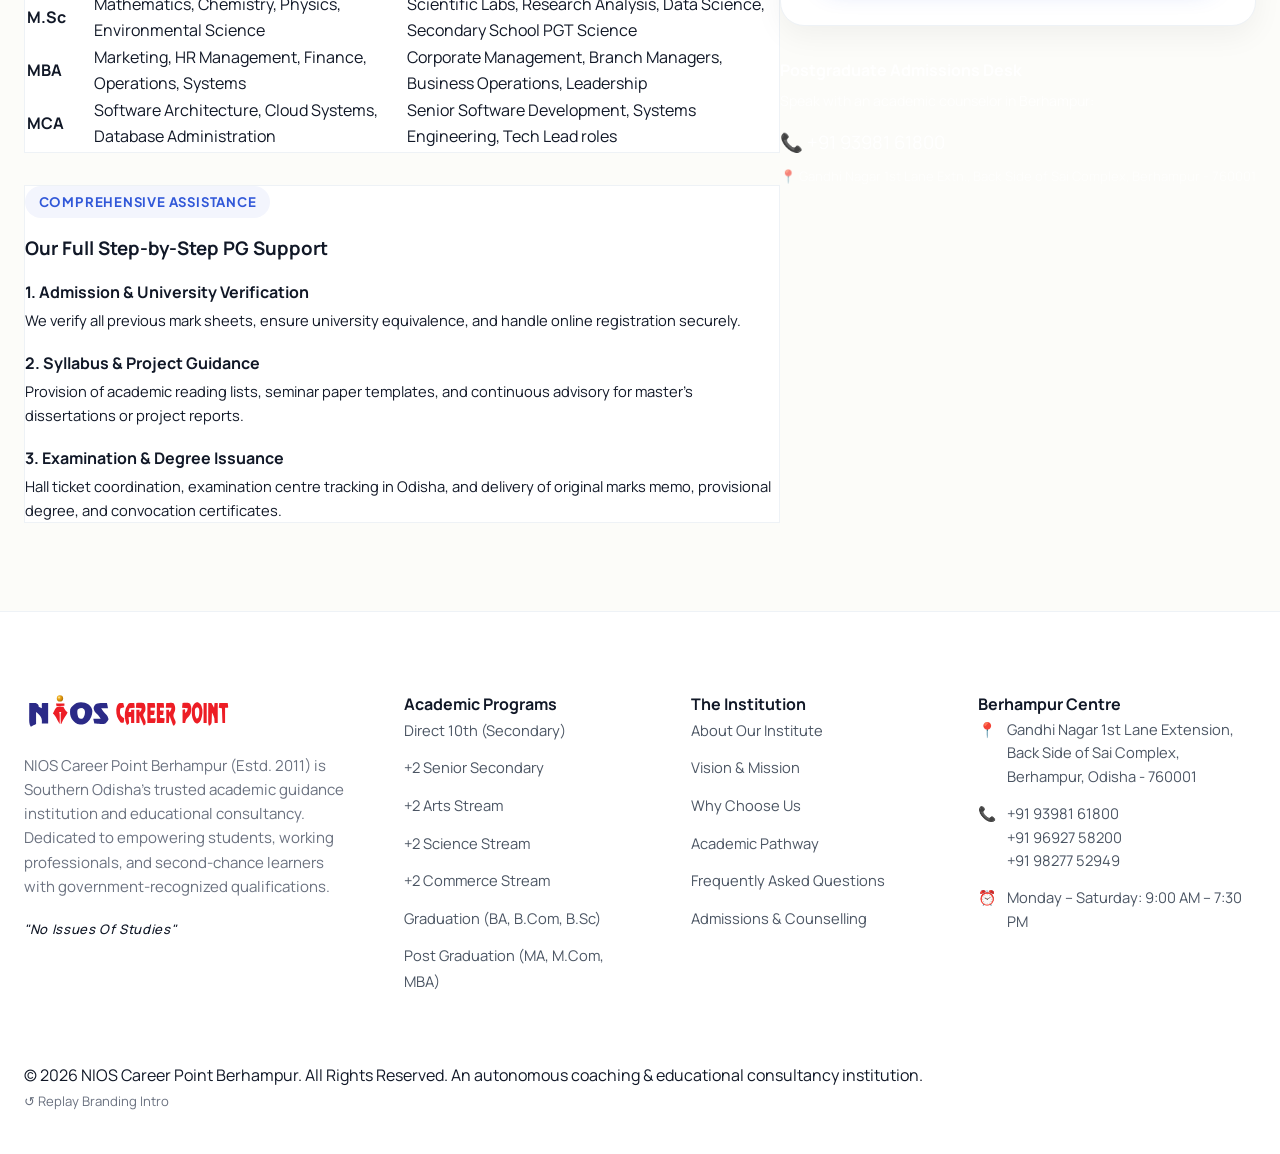
<file: post-graduation.html>
<!DOCTYPE html>
<html lang="en">
<head>
    <meta charset="UTF-8">
    <meta name="viewport" content="width=device-width, initial-scale=1.0">
    <meta name="description" content="Post Graduation admissions guidance for M.A, M.Com, M.Sc, M.B.A, M.C.A at NIOS Career Point Berhampur. UGC-recognized master's degrees for working professionals and graduates.">
    <meta name="theme-color" content="#071A33">
    <title>Post Graduation Programs (M.A, M.Com, M.Sc, MBA, MCA) | NIOS Career Point Berhampur</title>
    
    <!-- Google Fonts: DM Serif Display & Inter -->
    <link rel="preconnect" href="https://fonts.googleapis.com">
    <link rel="preconnect" href="https://fonts.gstatic.com" crossorigin>
    <link href="https://fonts.googleapis.com/css2?family=DM+Serif+Display:ital@0;1&family=Inter:wght@300;400;500;600;700&display=swap" rel="stylesheet">
    
    <!-- Core Stylesheets -->
    <link rel="stylesheet" href="assets/css/splash.css">
    <link rel="stylesheet" href="assets/css/main.css">
</head>
<body>

    <!-- Top Institutional Notification Strip -->
    <div class="top-notice-strip">
        <div class="container notice-flex">
            <div class="notice-meta">
                <span><strong class="notice-tag">ESTD. 2011</strong> &nbsp;Berhampur's Trusted Academic Guidance &amp; Educational Consultancy</span>
            </div>
            <div class="notice-meta">
                <span>📍 Gandhi Nagar 1st Lane Extn., Berhampur</span>
                <a href="tel:+919398161800">📞 +91 93981 61800</a>
            </div>
        </div>
    </div>

    <!-- Main Navigation Header -->
    <header id="main-header" class="site-header">
        <div class="container header-container">
            <a href="index.html" class="brand-link" id="header-brand-link" title="NIOS Career Point Berhampur - Home">
                <img
                    id="header-brand-logo"
                    class="header-logo-img"
                    src="assets/images/nios-career-point.svg"
                    alt="NIOS Career Point Berhampur"
                    width="230"
                    height="46"
                >
            </a>

            <!-- Navigation Links -->
            <nav class="main-nav" id="main-nav" aria-label="Main Navigation">
                <ul class="nav-list">
                    <li class="nav-item">
                        <a href="index.html" class="nav-link">Home</a>
                    </li>
                    
                    <li class="nav-item">
                        <a href="about.html" class="nav-link">About Us ▾</a>
                        <div class="nav-dropdown">
                            <a href="about.html" class="dropdown-link">
                                About Institute
                                <span class="dropdown-subtext">Our journey since 2011 in Berhampur</span>
                            </a>
                            <a href="vision-mission.html" class="dropdown-link">
                                Vision &amp; Mission
                                <span class="dropdown-subtext">Empowering students with clarity</span>
                            </a>
                            <a href="why-us.html" class="dropdown-link">
                                Why Choose Us
                                <span class="dropdown-subtext">2,500+ successful student track record</span>
                            </a>
                        </div>
                    </li>

                    <li class="nav-item">
                        <a href="programs.html" class="nav-link active">Programs ▾</a>
                        <div class="nav-dropdown">
                            <a href="programs.html" class="dropdown-link">
                                <strong>All Academic Programs</strong>
                                <span class="dropdown-subtext">Master course overview &amp; pathways</span>
                            </a>
                            <a href="10th.html" class="dropdown-link">
                                Direct 10th (Secondary)
                                <span class="dropdown-subtext">For failed or dropout learners</span>
                            </a>
                            <a href="plus-two.html" class="dropdown-link">
                                +2 Senior Secondary
                                <span class="dropdown-subtext">Arts • Science • Commerce streams</span>
                            </a>
                            <a href="graduation.html" class="dropdown-link">
                                Graduation Programs
                                <span class="dropdown-subtext">B.A, B.Com, B.Sc, B.C.A, B.B.A</span>
                            </a>
                            <a href="post-graduation.html" class="dropdown-link">
                                Post Graduation
                                <span class="dropdown-subtext">M.A, M.Com, M.Sc, M.B.A, M.C.A</span>
                            </a>
                        </div>
                    </li>

                    <li class="nav-item">
                        <a href="why-us.html" class="nav-link">Why Us</a>
                    </li>

                    <li class="nav-item">
                        <a href="contact.html" class="nav-link">Contact</a>
                    </li>
                </ul>
            </nav>

            <div class="header-actions">
                <a href="tel:+919398161800" class="header-phone-quick" title="Call Academic Helplines">
                    <span>Helpline Since 2011</span>
                    <strong>+91 93981 61800</strong>
                </a>
                <a href="contact.html" class="btn btn-primary">Enquire Now</a>
                <button class="mobile-toggle" id="mobile-toggle" aria-label="Toggle navigation menu" aria-expanded="false">
                    <span></span>
                    <span></span>
                    <span></span>
                </button>
            </div>
        </div>
    </header>

    <main id="website">
        <!-- Academic Page Hero -->
        <section class="page-hero-academic">
            <div class="container">
                <nav class="breadcrumb-nav" aria-label="Breadcrumb">
                    <a href="index.html">Home</a>
                    <span class="breadcrumb-sep">/</span>
                    <a href="post-graduation.html">Courses</a>
                    <span class="breadcrumb-sep">/</span>
                    <span>Post Graduation (PG)</span>
                </nav>

                <span class="eyebrow">Postgraduate Higher Education • UGC Recognized Universities</span>
                <h1>Direct Post Graduation Degree Pathways for Graduates &amp; Working Professionals</h1>
                <p class="lead">
                    Upgrade your academic qualifications, become eligible for college teaching examinations (NET/SET), or qualify for managerial advancements through recognized master's degree programs.
                </p>

                <div class="program-meta-strip">
                    <div class="meta-box">
                        <span class="meta-box-label">Programs</span>
                        <span class="meta-box-val">M.A • M.Com • M.Sc • M.B.A • M.C.A</span>
                    </div>
                    <div class="meta-box">
                        <span class="meta-box-label">Eligibility</span>
                        <span class="meta-box-val">Bachelor's Degree from Any Recognized Univ.</span>
                    </div>
                    <div class="meta-box">
                        <span class="meta-box-label">Accreditation</span>
                        <span class="meta-box-val">UGC / AICTE / DEB Approved</span>
                    </div>
                    <div class="meta-box">
                        <span class="meta-box-label">Eligibility Scope</span>
                        <span class="meta-box-val">UGC-NET, Ph.D, Banking, Corporate Leadership</span>
                    </div>
                </div>
            </div>
        </section>

        <!-- Main Course Content Split -->
        <section class="section-spacing" style="background-color: var(--color-bg-canvas);">
            <div class="container">
                <div style="display: grid; grid-template-columns: 1.35fr 0.85fr; gap: var(--space-xl); align-items: flex-start;">
                    <!-- Academic Description Column -->
                    <div class="course-detail-body">
                        <div style="background-color: #FFFFFF; border: 1px solid var(--border-color); padding: var(--space-lg); margin-bottom: 2rem;">
                            <span class="eyebrow">Career Advancement</span>
                            <h2>Master’s Credentials Tailored Around Your Professional Life</h2>
                            <p>
                                Many working professionals and graduates find it challenging to attend daily university lectures while managing career and family commitments. At NIOS Career Point Berhampur (Estd. 2011), we provide specialized admission guidance into UGC-approved university postgraduate courses designed for remote and distance study.
                            </p>
                            <p>
                                Whether you need an MBA to accelerate corporate advancement, an M.A in humanities or language to appear for teaching qualifications, an M.Com to advance in financial management, or an MCA for high-tier IT positions, our counselors guide you to the university best matched to your budget and career goals.
                            </p>

                            <h3 style="margin-top: 2rem;">Who Can Apply?</h3>
                            <ul class="academic-checklist">
                                <li><strong>Graduates Seeking Upgrades:</strong> Any graduate wanting a master's credential to meet promotion or exam criteria.</li>
                                <li><strong>Working Professionals:</strong> Individuals needing accredited postgraduate degrees with flexible examination windows.</li>
                                <li><strong>Aspiring Lecturers &amp; Educators:</strong> Candidates aiming to sit for UGC-NET, CSIR-NET, or State Eligibility Tests (SLET/SET).</li>
                                <li><strong>Candidates who discontinued earlier PG programs:</strong> Complete your degree with structured academic support.</li>
                            </ul>
                        </div>

                        <!-- PG Courses Table -->
                        <div style="background-color: #FFFFFF; border: 1px solid var(--border-color); padding: var(--space-lg); margin-bottom: 2rem;">
                            <span class="eyebrow">Academic Offerings</span>
                            <h3>Available Master's Degree Streams</h3>
                            
                            <table class="academic-table">
                                <thead>
                                    <tr>
                                        <th>Program</th>
                                        <th>Core Specialisations</th>
                                        <th>Target Career Outcomes</th>
                                    </tr>
                                </thead>
                                <tbody>
                                    <tr>
                                        <td><strong>M.A</strong></td>
                                        <td>History, Political Science, Economics, Odia, English, Sociology</td>
                                        <td>Lectureship (NET), Civil Services, Research, Secondary School PGT Teaching</td>
                                    </tr>
                                    <tr>
                                        <td><strong>M.Com</strong></td>
                                        <td>Accounting &amp; Finance, Business Management, Taxation</td>
                                        <td>Corporate Finance, Banking Officers, Auditing, College Commerce Faculty</td>
                                    </tr>
                                    <tr>
                                        <td><strong>M.Sc</strong></td>
                                        <td>Mathematics, Chemistry, Physics, Environmental Science</td>
                                        <td>Scientific Labs, Research Analysis, Data Science, Secondary School PGT Science</td>
                                    </tr>
                                    <tr>
                                        <td><strong>MBA</strong></td>
                                        <td>Marketing, HR Management, Finance, Operations, Systems</td>
                                        <td>Corporate Management, Branch Managers, Business Operations, Leadership</td>
                                    </tr>
                                    <tr>
                                        <td><strong>MCA</strong></td>
                                        <td>Software Architecture, Cloud Systems, Database Administration</td>
                                        <td>Senior Software Development, Systems Engineering, Tech Lead roles</td>
                                    </tr>
                                </tbody>
                            </table>
                        </div>

                        <!-- Step-by-Step Support -->
                        <div style="background-color: #FFFFFF; border: 1px solid var(--border-color); padding: var(--space-lg);">
                            <span class="eyebrow">Comprehensive Assistance</span>
                            <h3>Our Full Step-by-Step PG Support</h3>
                            <div style="display: flex; flex-direction: column; gap: 1.2rem; margin-top: 1rem;">
                                <div>
                                    <h4 style="color: var(--color-navy); margin-bottom: 0.2rem;">1. Admission &amp; University Verification</h4>
                                    <p style="font-size: 0.92rem; margin-bottom: 0;">We verify all previous mark sheets, ensure university equivalence, and handle online registration securely.</p>
                                </div>
                                <div>
                                    <h4 style="color: var(--color-navy); margin-bottom: 0.2rem;">2. Syllabus &amp; Project Guidance</h4>
                                    <p style="font-size: 0.92rem; margin-bottom: 0;">Provision of academic reading lists, seminar paper templates, and continuous advisory for master's dissertations or project reports.</p>
                                </div>
                                <div>
                                    <h4 style="color: var(--color-navy); margin-bottom: 0.2rem;">3. Examination &amp; Degree Issuance</h4>
                                    <p style="font-size: 0.92rem; margin-bottom: 0;">Hall ticket coordination, examination centre tracking in Odisha, and delivery of original marks memo, provisional degree, and convocation certificates.</p>
                                </div>
                            </div>
                        </div>
                    </div>

                    <!-- Right Column: Consultation Form -->
                    <div class="course-sidebar">
                        <div class="enquiry-form-card" style="margin-bottom: 2rem;">
                            <span class="eyebrow" style="color: var(--color-red);">Admissions Open</span>
                            <h3 style="margin-bottom: 0.5rem;">Enquire for Master’s Programs</h3>
                            <p style="font-size: 0.88rem; margin-bottom: 1.5rem;">Speak with a senior advisor regarding universities, fees, and session deadlines.</p>

                            <form class="enquiry-form">
                                <div class="form-group">
                                    <label for="form-name">Candidate Full Name *</label>
                                    <input type="text" id="form-name" class="form-control" placeholder="Enter full name" required>
                                </div>
                                <div class="form-group">
                                    <label for="form-phone">Mobile / WhatsApp Number *</label>
                                    <input type="tel" id="form-phone" class="form-control" placeholder="e.g. 9398161800" required>
                                </div>
                                <div class="form-group">
                                    <label for="form-pg-course">Postgraduate Program *</label>
                                    <select id="form-pg-course" class="form-control">
                                        <option value="MA">M.A (Master of Arts)</option>
                                        <option value="MCom">M.Com (Master of Commerce)</option>
                                        <option value="MSc">M.Sc (Master of Science)</option>
                                        <option value="MBA">MBA (Master of Business Admin.)</option>
                                        <option value="MCA">MCA (Master of Computer Appl.)</option>
                                    </select>
                                </div>
                                <div class="form-group">
                                    <label for="form-ug-background">Undergraduate Degree &amp; Marks</label>
                                    <input type="text" id="form-ug-background" class="form-control" placeholder="e.g. B.Com 58%, Berhampur University">
                                </div>
                                <div class="form-group">
                                    <label for="form-notes">Specialization or Questions</label>
                                    <textarea id="form-notes" class="form-control" placeholder="Mention desired specialization (e.g. Finance, HR, Odia, History)"></textarea>
                                </div>
                                <button type="submit" class="btn btn-primary" style="width: 100%;">Submit Master’s Enquiry →</button>
                            </form>
                        </div>

                        <!-- Fast Helpline Box -->
                        <div style="background-color: var(--color-navy); color: #FFFFFF; padding: var(--space-md); border-top: 3px solid var(--color-gold);">
                            <h4 style="color: #FFFFFF; margin-bottom: 0.4rem;">Postgraduate Admissions Desk</h4>
                            <p style="color: rgba(255,255,255,0.8); font-size: 0.88rem; margin-bottom: 1rem;">Speak with an academic counselor in Berhampur:</p>
                            <p style="font-size: 1.15rem; font-family: var(--font-serif); color: var(--color-gold); margin-bottom: 0.5rem;">
                                📞 +91 93981 61800
                            </p>
                            <p style="font-size: 0.82rem; color: rgba(255,255,255,0.65); margin-bottom: 0;">
                                📍 Gandhi Nagar 1st Lane Extn., Back Side of Sai Complex, Berhampur - 760001
                            </p>
                        </div>
                    </div>
                </div>
            </div>
        </section>
    </main>

    <!-- Institutional Site Footer -->
    <footer class="site-footer">
        <div class="container">
            <div class="footer-grid">
                <div class="footer-about">
                    <img src="assets/images/nios-career-point.svg" alt="NIOS Career Point Berhampur" class="footer-logo">
                    <p class="footer-desc">
                        NIOS Career Point Berhampur (Estd. 2011) is Southern Odisha's trusted academic guidance institution and educational consultancy. Dedicated to empowering students, working professionals, and second-chance learners with government-recognized qualifications.
                    </p>
                    <p class="footer-motto" style="color: var(--color-gold); font-size: 0.82rem; font-weight: 500; letter-spacing: 0.05em;">
                        <em>"No Issues Of Studies"</em>
                    </p>
                </div>

                <div class="footer-col">
                    <h4 class="footer-col-title">Academic Programs</h4>
                    <ul class="footer-links-list">
                        <li><a href="10th.html">Direct 10th (Secondary)</a></li>
                        <li><a href="plus-two.html">+2 Senior Secondary</a></li>
                        <li><a href="plus-two.html">+2 Arts Stream</a></li>
                        <li><a href="plus-two.html">+2 Science Stream</a></li>
                        <li><a href="plus-two.html">+2 Commerce Stream</a></li>
                        <li><a href="graduation.html">Graduation (BA, B.Com, B.Sc)</a></li>
                        <li><a href="post-graduation.html">Post Graduation (MA, M.Com, MBA)</a></li>
                    </ul>
                </div>

                <div class="footer-col">
                    <h4 class="footer-col-title">The Institution</h4>
                    <ul class="footer-links-list">
                        <li><a href="about.html">About Our Institute</a></li>
                        <li><a href="vision-mission.html">Vision &amp; Mission</a></li>
                        <li><a href="why-us.html">Why Choose Us</a></li>
                        <li><a href="index.html#process">Academic Pathway</a></li>
                        <li><a href="index.html#faq">Frequently Asked Questions</a></li>
                        <li><a href="contact.html">Admissions &amp; Counselling</a></li>
                    </ul>
                </div>

                <div class="footer-col">
                    <h4 class="footer-col-title">Berhampur Centre</h4>
                    <ul class="footer-contact-list">
                        <li>
                            <span>📍</span>
                            <span>Gandhi Nagar 1st Lane Extension, Back Side of Sai Complex, Berhampur, Odisha - 760001</span>
                        </li>
                        <li>
                            <span>📞</span>
                            <div>
                                <a href="tel:+919398161800">+91 93981 61800</a><br>
                                <a href="tel:+919692758200">+91 96927 58200</a><br>
                                <a href="tel:+919827752949">+91 98277 52949</a>
                            </div>
                        </li>
                        <li>
                            <span>⏰</span>
                            <span>Monday – Saturday: 9:00 AM – 7:30 PM</span>
                        </li>
                    </ul>
                </div>
            </div>

            <div class="footer-bottom-bar">
                <p>&copy; 2026 NIOS Career Point Berhampur. All Rights Reserved. An autonomous coaching &amp; educational consultancy institution.</p>
                <button class="replay-intro-subtle replay-intro-btn" title="Replay Brand Animation">
                    <span>↺</span> Replay Branding Intro
                </button>
            </div>
        </div>
    </footer>

    <!-- Floating Direct WhatsApp Assistance -->
    <a href="https://wa.me/919398161800?text=Hello%20NIOS%20Career%20Point,%20I%20would%20like%20to%20enquire%20about%20Post%20Graduation%20admissions." class="floating-whatsapp" target="_blank" rel="noopener noreferrer" title="Chat with Academic Counselor on WhatsApp" aria-label="WhatsApp Counselling Chat">
        <span>💬</span>
    </a>

    <!-- Vanilla JavaScript Core Scripts -->
    <script src="assets/js/splash.js"></script>
    <script src="assets/js/main.js"></script>
</body>
</html>
</file>
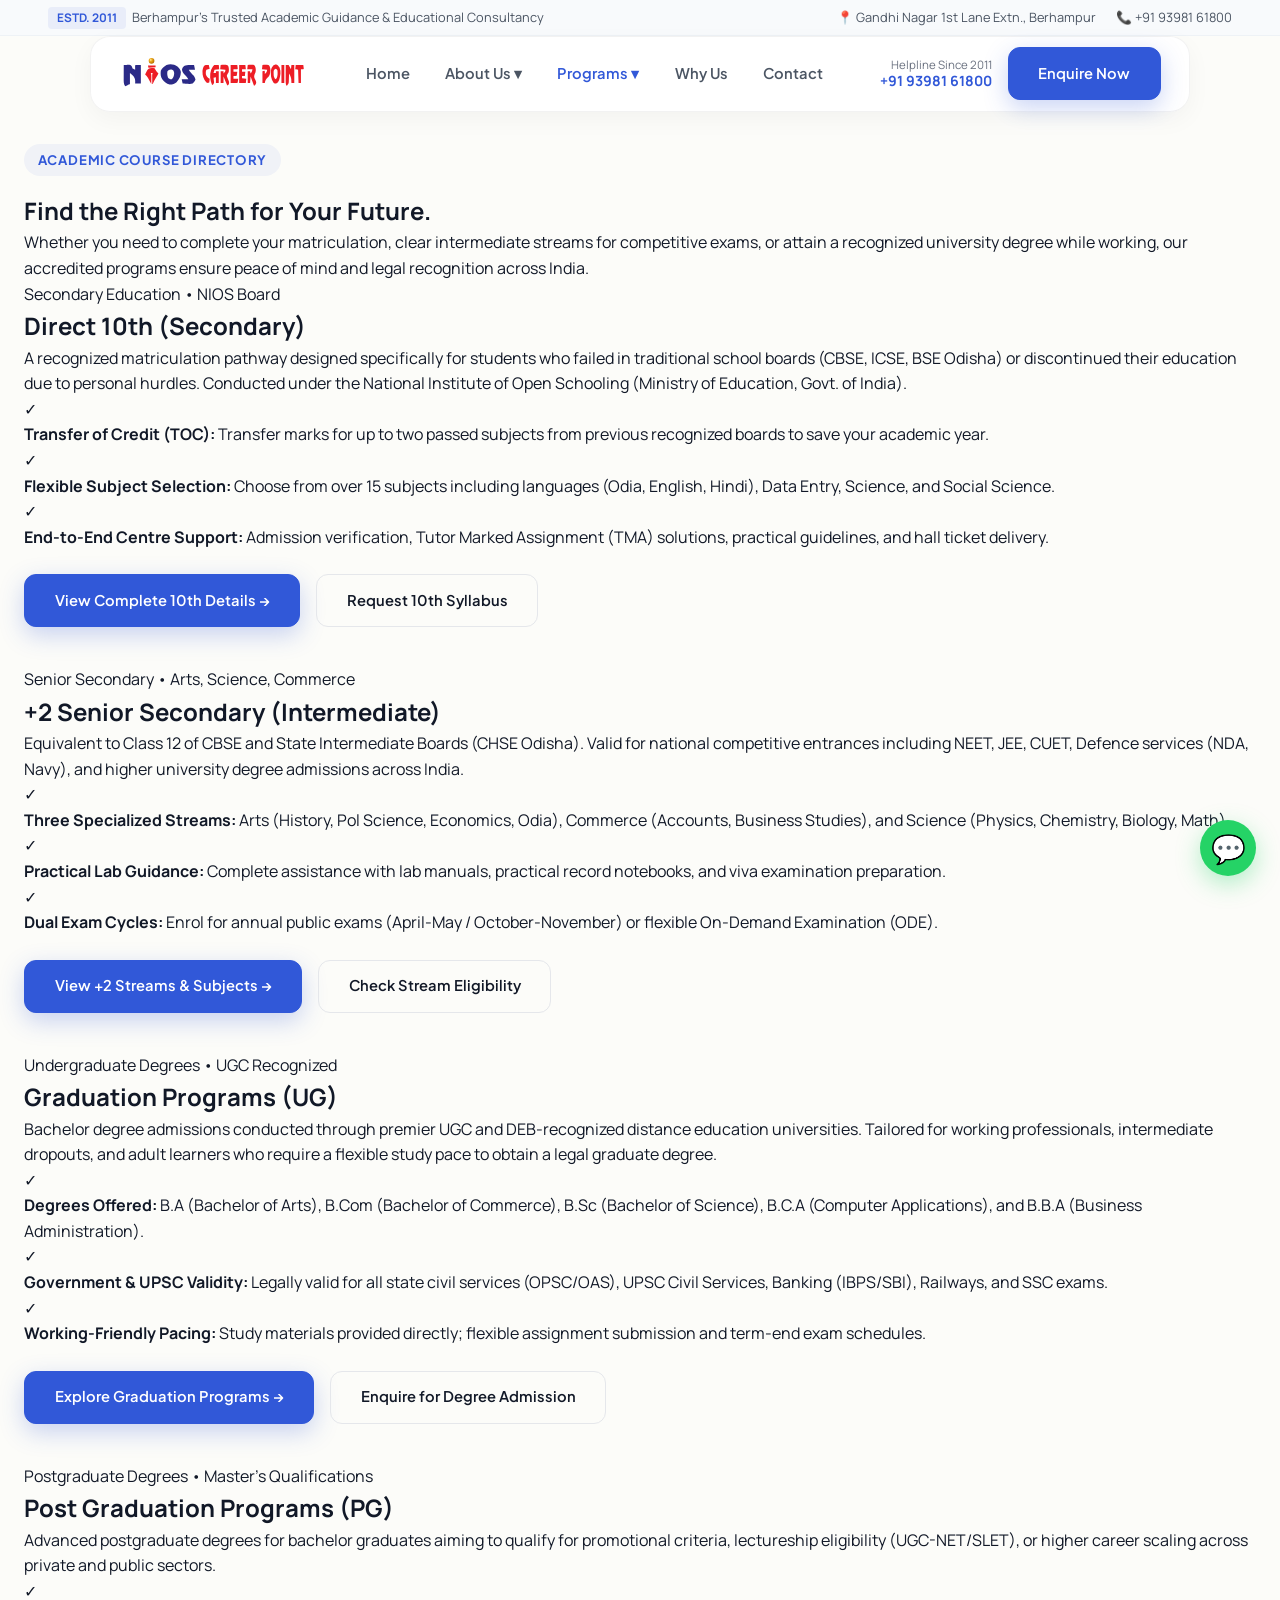
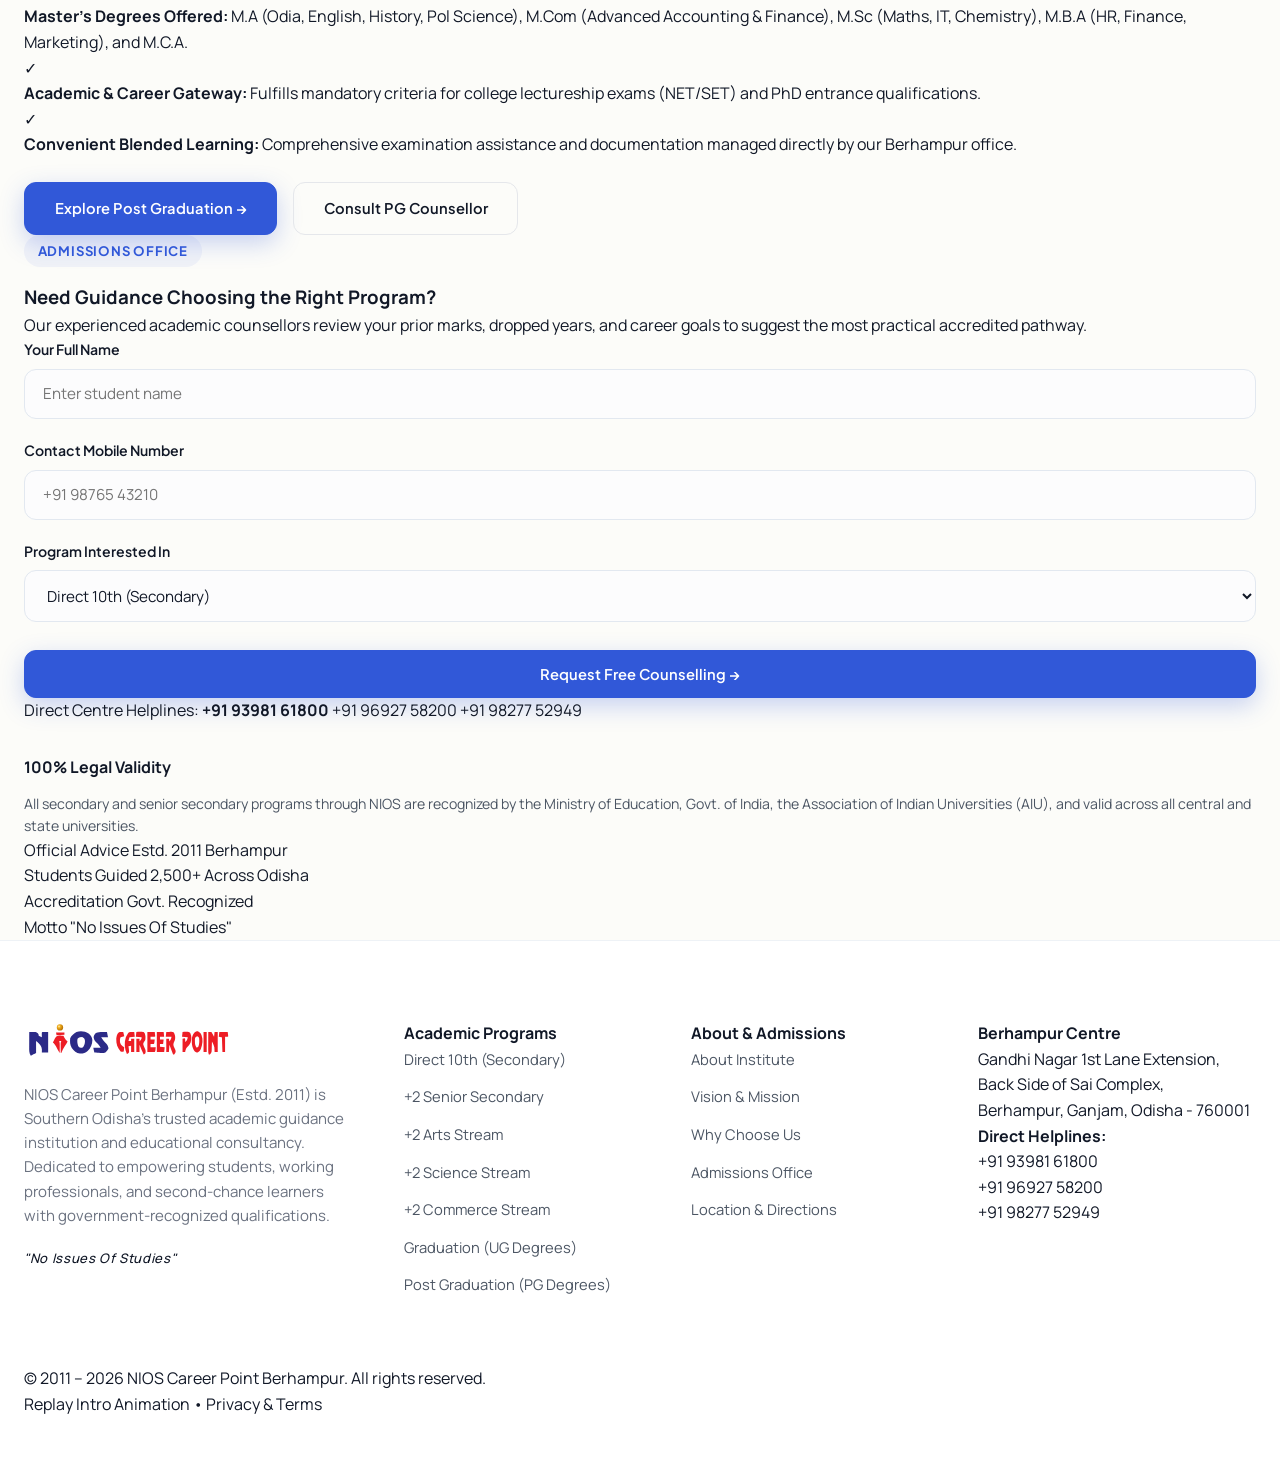
<file: programs.html>
<!DOCTYPE html>
<html lang="en">
<head>
    <meta charset="UTF-8">
    <meta name="viewport" content="width=device-width, initial-scale=1.0">
    <meta name="description" content="Explore recognized educational programs at NIOS Career Point Berhampur. Direct 10th, +2 (Arts, Science, Commerce), Graduation (BA, BCom, BSc, BCA, BBA), and Post Graduation (MA, MCom, MSc, MBA, MCA).">
    <meta name="theme-color" content="#071A33">
    <title>Academic Programs & Course Pathways | NIOS Career Point Berhampur</title>
    
    <!-- Google Fonts: DM Serif Display & Inter -->
    <link rel="preconnect" href="https://fonts.googleapis.com">
    <link rel="preconnect" href="https://fonts.gstatic.com" crossorigin>
    <link href="https://fonts.googleapis.com/css2?family=DM+Serif+Display:ital@0;1&family=Inter:wght@300;400;500;600;700&display=swap" rel="stylesheet">
    
    <!-- Core Stylesheets -->
    <link rel="stylesheet" href="assets/css/splash.css">
    <link rel="stylesheet" href="assets/css/main.css">
</head>
<body>

    <!-- Top Institutional Notification Strip -->
    <div class="top-notice-strip">
        <div class="container notice-flex">
            <div class="notice-meta">
                <span><strong class="notice-tag">ESTD. 2011</strong> &nbsp;Berhampur's Trusted Academic Guidance &amp; Educational Consultancy</span>
            </div>
            <div class="notice-meta">
                <span>📍 Gandhi Nagar 1st Lane Extn., Berhampur</span>
                <a href="tel:+919398161800">📞 +91 93981 61800</a>
            </div>
        </div>
    </div>

    <!-- Main Navigation Header -->
    <header id="main-header" class="site-header">
        <div class="container header-container">
            <a href="index.html" class="brand-link" id="header-brand-link" title="NIOS Career Point Berhampur - Home">
                <img
                    id="header-brand-logo"
                    class="header-logo-img"
                    src="assets/images/nios-career-point.svg"
                    alt="NIOS Career Point Berhampur"
                    width="230"
                    height="46"
                >
            </a>

            <!-- Navigation Links -->
            <nav class="main-nav" id="main-nav" aria-label="Main Navigation">
                <ul class="nav-list">
                    <li class="nav-item">
                        <a href="index.html" class="nav-link">Home</a>
                    </li>
                    
                    <li class="nav-item">
                        <a href="about.html" class="nav-link">About Us ▾</a>
                        <div class="nav-dropdown">
                            <a href="about.html" class="dropdown-link">
                                About Institute
                                <span class="dropdown-subtext">Our journey since 2011 in Berhampur</span>
                            </a>
                            <a href="vision-mission.html" class="dropdown-link">
                                Vision &amp; Mission
                                <span class="dropdown-subtext">Empowering students with clarity</span>
                            </a>
                            <a href="why-us.html" class="dropdown-link">
                                Why Choose Us
                                <span class="dropdown-subtext">2,500+ successful student track record</span>
                            </a>
                        </div>
                    </li>

                    <li class="nav-item">
                        <a href="programs.html" class="nav-link active">Programs ▾</a>
                        <div class="nav-dropdown">
                            <a href="programs.html" class="dropdown-link">
                                <strong>All Academic Programs</strong>
                                <span class="dropdown-subtext">Master course overview &amp; pathways</span>
                            </a>
                            <a href="10th.html" class="dropdown-link">
                                Direct 10th (Secondary)
                                <span class="dropdown-subtext">For failed or dropout learners</span>
                            </a>
                            <a href="plus-two.html" class="dropdown-link">
                                +2 Senior Secondary
                                <span class="dropdown-subtext">Arts • Science • Commerce streams</span>
                            </a>
                            <a href="graduation.html" class="dropdown-link">
                                Graduation Programs
                                <span class="dropdown-subtext">B.A, B.Com, B.Sc, B.C.A, B.B.A</span>
                            </a>
                            <a href="post-graduation.html" class="dropdown-link">
                                Post Graduation
                                <span class="dropdown-subtext">M.A, M.Com, M.Sc, M.B.A, M.C.A</span>
                            </a>
                        </div>
                    </li>

                    <li class="nav-item">
                        <a href="why-us.html" class="nav-link">Why Us</a>
                    </li>

                    <li class="nav-item">
                        <a href="contact.html" class="nav-link">Contact</a>
                    </li>
                </ul>
            </nav>

            <!-- Header Action Controls -->
            <div class="header-actions">
                <a href="tel:+919398161800" class="header-phone-quick" title="Call Academic Helplines">
                    <span>Helpline Since 2011</span>
                    <strong>+91 93981 61800</strong>
                </a>
                <a href="contact.html" class="btn btn-primary">Enquire Now</a>
                <button class="mobile-toggle" id="mobile-toggle" aria-label="Toggle navigation menu" aria-expanded="false">
                    <span></span>
                    <span></span>
                    <span></span>
                </button>
            </div>
        </div>
    </header>

<main id="website">
    <!-- Page Header (Editorial Academic Banner) -->
    <section class="page-hero">
        <div class="container">
            <span class="eyebrow">Academic Course Directory</span>
            <h1 class="page-title">Find the Right Path for Your Future.</h1>
            <p class="page-lead">
                Whether you need to complete your matriculation, clear intermediate streams for competitive exams, or attain a recognized university degree while working, our accredited programs ensure peace of mind and legal recognition across India.
            </p>
        </div>
    </section>

    <!-- Master Programs Browser -->
    <section class="section-padding">
        <div class="container">
            <div class="academic-page-grid">
                <!-- Left Column: Master Program Cards -->
                <div class="academic-main-col">
                    
                    <!-- Program 01: Direct 10th -->
                    <article class="academic-card" id="10th">
                        <span class="course-stream-pill">Secondary Education • NIOS Board</span>
                        <h2>Direct 10th (Secondary)</h2>
                        <p>
                            A recognized matriculation pathway designed specifically for students who failed in traditional school boards (CBSE, ICSE, BSE Odisha) or discontinued their education due to personal hurdles. Conducted under the National Institute of Open Schooling (Ministry of Education, Govt. of India).
                        </p>
                        
                        <div class="feature-checklist">
                            <div class="feature-item">
                                <span class="feature-icon">✓</span>
                                <div>
                                    <strong>Transfer of Credit (TOC):</strong> Transfer marks for up to two passed subjects from previous recognized boards to save your academic year.
                                </div>
                            </div>
                            <div class="feature-item">
                                <span class="feature-icon">✓</span>
                                <div>
                                    <strong>Flexible Subject Selection:</strong> Choose from over 15 subjects including languages (Odia, English, Hindi), Data Entry, Science, and Social Science.
                                </div>
                            </div>
                            <div class="feature-item">
                                <span class="feature-icon">✓</span>
                                <div>
                                    <strong>End-to-End Centre Support:</strong> Admission verification, Tutor Marked Assignment (TMA) solutions, practical guidelines, and hall ticket delivery.
                                </div>
                            </div>
                        </div>

                        <div style="margin-top: 1.5rem; display: flex; gap: 1rem; flex-wrap: wrap;">
                            <a href="10th.html" class="btn btn-primary">View Complete 10th Details →</a>
                            <a href="contact.html" class="btn btn-secondary">Request 10th Syllabus</a>
                        </div>
                    </article>

                    <!-- Program 02: +2 Senior Secondary -->
                    <article class="academic-card" id="plus-two" style="margin-top: 2.5rem;">
                        <span class="course-stream-pill">Senior Secondary • Arts, Science, Commerce</span>
                        <h2>+2 Senior Secondary (Intermediate)</h2>
                        <p>
                            Equivalent to Class 12 of CBSE and State Intermediate Boards (CHSE Odisha). Valid for national competitive entrances including NEET, JEE, CUET, Defence services (NDA, Navy), and higher university degree admissions across India.
                        </p>

                        <div class="feature-checklist">
                            <div class="feature-item">
                                <span class="feature-icon">✓</span>
                                <div>
                                    <strong>Three Specialized Streams:</strong> Arts (History, Pol Science, Economics, Odia), Commerce (Accounts, Business Studies), and Science (Physics, Chemistry, Biology, Math).
                                </div>
                            </div>
                            <div class="feature-item">
                                <span class="feature-icon">✓</span>
                                <div>
                                    <strong>Practical Lab Guidance:</strong> Complete assistance with lab manuals, practical record notebooks, and viva examination preparation.
                                </div>
                            </div>
                            <div class="feature-item">
                                <span class="feature-icon">✓</span>
                                <div>
                                    <strong>Dual Exam Cycles:</strong> Enrol for annual public exams (April-May / October-November) or flexible On-Demand Examination (ODE).
                                </div>
                            </div>
                        </div>

                        <div style="margin-top: 1.5rem; display: flex; gap: 1rem; flex-wrap: wrap;">
                            <a href="plus-two.html" class="btn btn-primary">View +2 Streams &amp; Subjects →</a>
                            <a href="contact.html" class="btn btn-secondary">Check Stream Eligibility</a>
                        </div>
                    </article>

                    <!-- Program 03: Graduation Programs -->
                    <article class="academic-card" id="graduation" style="margin-top: 2.5rem;">
                        <span class="course-stream-pill">Undergraduate Degrees • UGC Recognized</span>
                        <h2>Graduation Programs (UG)</h2>
                        <p>
                            Bachelor degree admissions conducted through premier UGC and DEB-recognized distance education universities. Tailored for working professionals, intermediate dropouts, and adult learners who require a flexible study pace to obtain a legal graduate degree.
                        </p>

                        <div class="feature-checklist">
                            <div class="feature-item">
                                <span class="feature-icon">✓</span>
                                <div>
                                    <strong>Degrees Offered:</strong> B.A (Bachelor of Arts), B.Com (Bachelor of Commerce), B.Sc (Bachelor of Science), B.C.A (Computer Applications), and B.B.A (Business Administration).
                                </div>
                            </div>
                            <div class="feature-item">
                                <span class="feature-icon">✓</span>
                                <div>
                                    <strong>Government &amp; UPSC Validity:</strong> Legally valid for all state civil services (OPSC/OAS), UPSC Civil Services, Banking (IBPS/SBI), Railways, and SSC exams.
                                </div>
                            </div>
                            <div class="feature-item">
                                <span class="feature-icon">✓</span>
                                <div>
                                    <strong>Working-Friendly Pacing:</strong> Study materials provided directly; flexible assignment submission and term-end exam schedules.
                                </div>
                            </div>
                        </div>

                        <div style="margin-top: 1.5rem; display: flex; gap: 1rem; flex-wrap: wrap;">
                            <a href="graduation.html" class="btn btn-primary">Explore Graduation Programs →</a>
                            <a href="contact.html" class="btn btn-secondary">Enquire for Degree Admission</a>
                        </div>
                    </article>

                    <!-- Program 04: Post Graduation Programs -->
                    <article class="academic-card" id="post-graduation" style="margin-top: 2.5rem;">
                        <span class="course-stream-pill">Postgraduate Degrees • Master's Qualifications</span>
                        <h2>Post Graduation Programs (PG)</h2>
                        <p>
                            Advanced postgraduate degrees for bachelor graduates aiming to qualify for promotional criteria, lectureship eligibility (UGC-NET/SLET), or higher career scaling across private and public sectors.
                        </p>

                        <div class="feature-checklist">
                            <div class="feature-item">
                                <span class="feature-icon">✓</span>
                                <div>
                                    <strong>Master's Degrees Offered:</strong> M.A (Odia, English, History, Pol Science), M.Com (Advanced Accounting &amp; Finance), M.Sc (Maths, IT, Chemistry), M.B.A (HR, Finance, Marketing), and M.C.A.
                                </div>
                            </div>
                            <div class="feature-item">
                                <span class="feature-icon">✓</span>
                                <div>
                                    <strong>Academic &amp; Career Gateway:</strong> Fulfills mandatory criteria for college lectureship exams (NET/SET) and PhD entrance qualifications.
                                </div>
                            </div>
                            <div class="feature-item">
                                <span class="feature-icon">✓</span>
                                <div>
                                    <strong>Convenient Blended Learning:</strong> Comprehensive examination assistance and documentation managed directly by our Berhampur office.
                                </div>
                            </div>
                        </div>

                        <div style="margin-top: 1.5rem; display: flex; gap: 1rem; flex-wrap: wrap;">
                            <a href="post-graduation.html" class="btn btn-primary">Explore Post Graduation →</a>
                            <a href="contact.html" class="btn btn-secondary">Consult PG Counsellor</a>
                        </div>
                    </article>

                </div>

                <!-- Right Column: Institutional Trust & Direct Form -->
                <aside class="academic-sidebar">
                    <div class="sidebar-box">
                        <span class="eyebrow eyebrow-gold">Admissions Office</span>
                        <h3 class="sidebar-title">Need Guidance Choosing the Right Program?</h3>
                        <p class="sidebar-text">
                            Our experienced academic counsellors review your prior marks, dropped years, and career goals to suggest the most practical accredited pathway.
                        </p>

                        <form class="academic-enquiry-form" action="contact.html" method="GET">
                            <div class="form-group">
                                <label class="form-label" for="prog-name">Your Full Name</label>
                                <input type="text" id="prog-name" name="name" class="form-input" placeholder="Enter student name" required>
                            </div>
                            <div class="form-group">
                                <label class="form-label" for="prog-phone">Contact Mobile Number</label>
                                <input type="tel" id="prog-phone" name="phone" class="form-input" placeholder="+91 98765 43210" required>
                            </div>
                            <div class="form-group">
                                <label class="form-label" for="prog-select">Program Interested In</label>
                                <select id="prog-select" name="program" class="form-input">
                                    <option value="10th">Direct 10th (Secondary)</option>
                                    <option value="plus-two">+2 Senior Secondary</option>
                                    <option value="graduation">Graduation (UG Degrees)</option>
                                    <option value="post-graduation">Post Graduation (PG Degrees)</option>
                                </select>
                            </div>
                            <button type="submit" class="btn btn-primary" style="width: 100%; margin-top: 0.5rem;">Request Free Counselling →</button>
                        </form>

                        <div class="sidebar-helpline">
                            <span>Direct Centre Helplines:</span>
                            <a href="tel:+919398161800"><strong>+91 93981 61800</strong></a>
                            <a href="tel:+919692758200">+91 96927 58200</a>
                            <a href="tel:+919827752949">+91 98277 52949</a>
                        </div>
                    </div>

                    <div class="sidebar-box" style="margin-top: 2rem;">
                        <h4 style="font-family: var(--font-serif); color: var(--color-navy); margin-bottom: 0.75rem;">100% Legal Validity</h4>
                        <p style="font-size: 0.88rem; color: var(--color-text-secondary); line-height: 1.6;">
                            All secondary and senior secondary programs through NIOS are recognized by the Ministry of Education, Govt. of India, the Association of Indian Universities (AIU), and valid across all central and state universities.
                        </p>
                    </div>
                </aside>
            </div>
        </div>
    </section>

    <!-- Regional Trust & Contact Callout -->
    <section class="trust-strip">
        <div class="container trust-strip-flex">
            <div class="trust-item">
                <span class="trust-label">Official Advice</span>
                <span class="trust-value">Estd. 2011 Berhampur</span>
            </div>
            <div class="trust-divider"></div>
            <div class="trust-item">
                <span class="trust-label">Students Guided</span>
                <span class="trust-value">2,500+ Across Odisha</span>
            </div>
            <div class="trust-divider"></div>
            <div class="trust-item">
                <span class="trust-label">Accreditation</span>
                <span class="trust-value">Govt. Recognized</span>
            </div>
            <div class="trust-divider"></div>
            <div class="trust-item">
                <span class="trust-label">Motto</span>
                <span class="trust-value">"No Issues Of Studies"</span>
            </div>
        </div>
    </section>
</main>

<!-- Institutional Site Footer -->
<footer class="site-footer">
    <div class="container">
        <div class="footer-grid">
            <!-- Col 1: Institutional Identity -->
            <div class="footer-about">
                <img src="assets/images/nios-career-point.svg" alt="NIOS Career Point Berhampur" class="footer-logo">
                <p class="footer-desc">
                    NIOS Career Point Berhampur (Estd. 2011) is Southern Odisha's trusted academic guidance institution and educational consultancy. Dedicated to empowering students, working professionals, and second-chance learners with government-recognized qualifications.
                </p>
                <p class="footer-motto" style="color: var(--color-gold); font-size: 0.82rem; font-weight: 500; letter-spacing: 0.05em;">
                    <em>"No Issues Of Studies"</em>
                </p>
            </div>

            <!-- Col 2: Academic Programs -->
            <div class="footer-col">
                <h4 class="footer-col-title">Academic Programs</h4>
                <ul class="footer-links-list">
                    <li><a href="10th.html">Direct 10th (Secondary)</a></li>
                    <li><a href="plus-two.html">+2 Senior Secondary</a></li>
                    <li><a href="plus-two.html">+2 Arts Stream</a></li>
                    <li><a href="plus-two.html">+2 Science Stream</a></li>
                    <li><a href="plus-two.html">+2 Commerce Stream</a></li>
                    <li><a href="graduation.html">Graduation (UG Degrees)</a></li>
                    <li><a href="post-graduation.html">Post Graduation (PG Degrees)</a></li>
                </ul>
            </div>

            <!-- Col 3: Institutional Links -->
            <div class="footer-col">
                <h4 class="footer-col-title">About &amp; Admissions</h4>
                <ul class="footer-links-list">
                    <li><a href="about.html">About Institute</a></li>
                    <li><a href="vision-mission.html">Vision &amp; Mission</a></li>
                    <li><a href="why-us.html">Why Choose Us</a></li>
                    <li><a href="contact.html">Admissions Office</a></li>
                    <li><a href="contact.html">Location &amp; Directions</a></li>
                </ul>
            </div>

            <!-- Col 4: Physical Centre & Contact -->
            <div class="footer-col">
                <h4 class="footer-col-title">Berhampur Centre</h4>
                <p class="footer-address">
                    Gandhi Nagar 1st Lane Extension,<br>
                    Back Side of Sai Complex,<br>
                    Berhampur, Ganjam, Odisha - 760001
                </p>
                <div class="footer-contact-details">
                    <p><strong>Direct Helplines:</strong></p>
                    <p><a href="tel:+919398161800">+91 93981 61800</a></p>
                    <p><a href="tel:+919692758200">+91 96927 58200</a></p>
                    <p><a href="tel:+919827752949">+91 98277 52949</a></p>
                </div>
            </div>
        </div>

        <div class="footer-bottom-bar">
            <p>&copy; 2011 &ndash; 2026 NIOS Career Point Berhampur. All rights reserved.</p>
            <div class="footer-bottom-links">
                <a href="index.html#intro-screen" id="replay-intro-btn">Replay Intro Animation</a>
                <span>&bull;</span>
                <a href="contact.html">Privacy &amp; Terms</a>
            </div>
        </div>
    </div>
</footer>

<!-- Floating WhatsApp Action -->
<a href="https://wa.me/919398161800?text=Hello%20NIOS%20Career%20Point,%20I%20would%20like%20information%20regarding%20admission." 
   class="floating-whatsapp" 
   target="_blank" 
   rel="noopener noreferrer" 
   title="Chat with Academic Counsellor on WhatsApp"
   aria-label="Chat on WhatsApp">
    💬
</a>

<!-- Scripts -->
<script src="assets/js/splash.js"></script>
<script src="assets/js/main.js"></script>
</body>
</html>
</file>
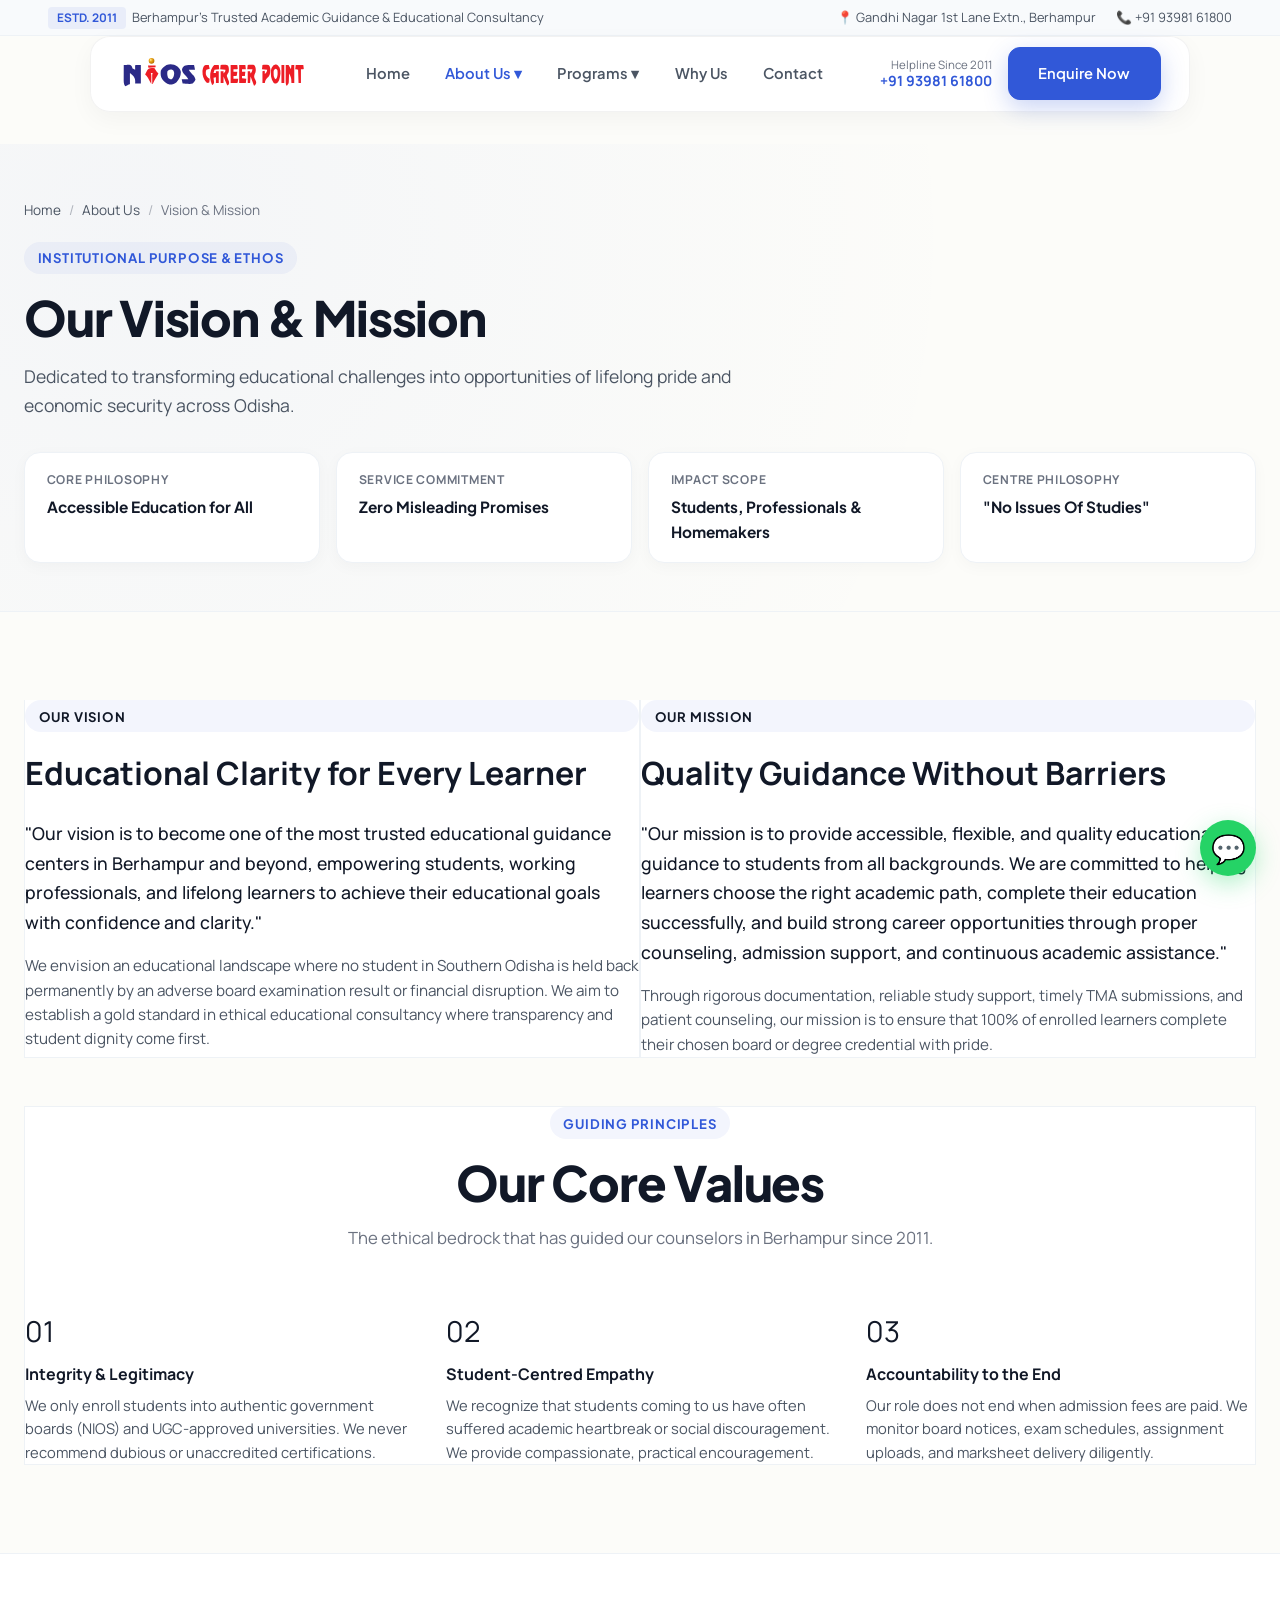
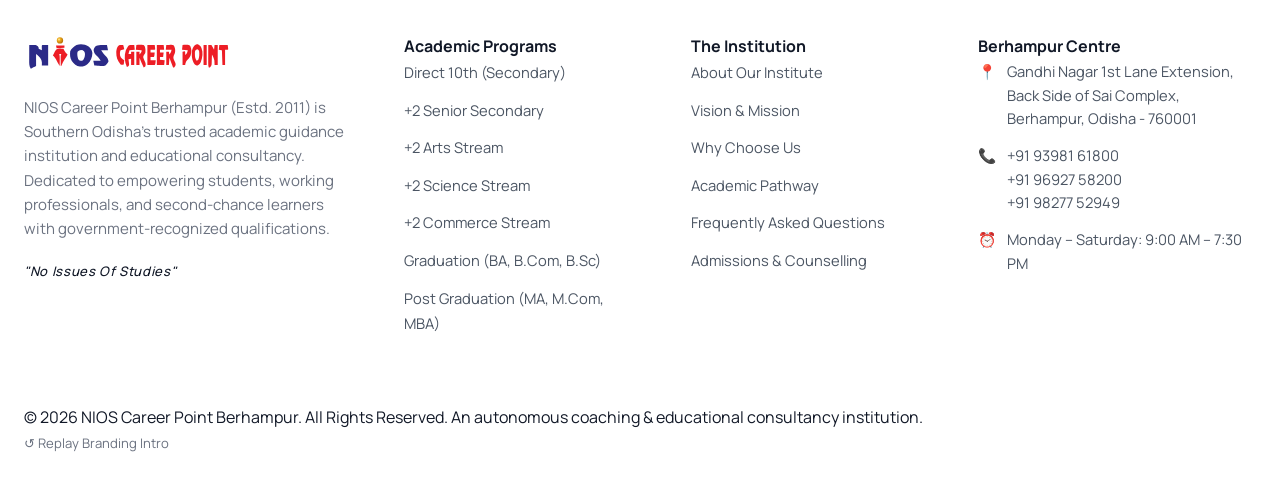
<file: vision-mission.html>
<!DOCTYPE html>
<html lang="en">
<head>
    <meta charset="UTF-8">
    <meta name="viewport" content="width=device-width, initial-scale=1.0">
    <meta name="description" content="Vision and Mission of NIOS Career Point Berhampur - Providing accessible, quality academic guidance to students, working professionals, and second-chance learners in Odisha.">
    <meta name="theme-color" content="#071A33">
    <title>Vision & Mission | NIOS Career Point Berhampur</title>
    
    <!-- Google Fonts: DM Serif Display & Inter -->
    <link rel="preconnect" href="https://fonts.googleapis.com">
    <link rel="preconnect" href="https://fonts.gstatic.com" crossorigin>
    <link href="https://fonts.googleapis.com/css2?family=DM+Serif+Display:ital@0;1&family=Inter:wght@300;400;500;600;700&display=swap" rel="stylesheet">
    
    <!-- Core Stylesheets -->
    <link rel="stylesheet" href="assets/css/splash.css">
    <link rel="stylesheet" href="assets/css/main.css">
</head>
<body>

    <!-- Top Institutional Notification Strip -->
    <div class="top-notice-strip">
        <div class="container notice-flex">
            <div class="notice-meta">
                <span><strong class="notice-tag">ESTD. 2011</strong> &nbsp;Berhampur's Trusted Academic Guidance &amp; Educational Consultancy</span>
            </div>
            <div class="notice-meta">
                <span>📍 Gandhi Nagar 1st Lane Extn., Berhampur</span>
                <a href="tel:+919398161800">📞 +91 93981 61800</a>
            </div>
        </div>
    </div>

    <!-- Main Navigation Header -->
    <header id="main-header" class="site-header">
        <div class="container header-container">
            <a href="index.html" class="brand-link" id="header-brand-link" title="NIOS Career Point Berhampur - Home">
                <img
                    id="header-brand-logo"
                    class="header-logo-img"
                    src="assets/images/nios-career-point.svg"
                    alt="NIOS Career Point Berhampur"
                    width="230"
                    height="46"
                >
            </a>

            <!-- Navigation Links -->
            <nav class="main-nav" id="main-nav" aria-label="Main Navigation">
                <ul class="nav-list">
                    <li class="nav-item">
                        <a href="index.html" class="nav-link">Home</a>
                    </li>
                    
                    <li class="nav-item">
                        <a href="about.html" class="nav-link active">About Us ▾</a>
                        <div class="nav-dropdown">
                            <a href="about.html" class="dropdown-link">
                                About Institute
                                <span class="dropdown-subtext">Our journey since 2011 in Berhampur</span>
                            </a>
                            <a href="vision-mission.html" class="dropdown-link">
                                Vision &amp; Mission
                                <span class="dropdown-subtext">Empowering students with clarity</span>
                            </a>
                            <a href="why-us.html" class="dropdown-link">
                                Why Choose Us
                                <span class="dropdown-subtext">2,500+ successful student track record</span>
                            </a>
                        </div>
                    </li>

                    <li class="nav-item">
                        <a href="programs.html" class="nav-link">Programs ▾</a>
                        <div class="nav-dropdown">
                            <a href="programs.html" class="dropdown-link">
                                <strong>All Academic Programs</strong>
                                <span class="dropdown-subtext">Master course overview &amp; pathways</span>
                            </a>
                            <a href="10th.html" class="dropdown-link">
                                Direct 10th (Secondary)
                                <span class="dropdown-subtext">For failed or dropout learners</span>
                            </a>
                            <a href="plus-two.html" class="dropdown-link">
                                +2 Senior Secondary
                                <span class="dropdown-subtext">Arts • Science • Commerce streams</span>
                            </a>
                            <a href="graduation.html" class="dropdown-link">
                                Graduation Programs
                                <span class="dropdown-subtext">B.A, B.Com, B.Sc, B.C.A, B.B.A</span>
                            </a>
                            <a href="post-graduation.html" class="dropdown-link">
                                Post Graduation
                                <span class="dropdown-subtext">M.A, M.Com, M.Sc, M.B.A, M.C.A</span>
                            </a>
                        </div>
                    </li>

                    <li class="nav-item">
                        <a href="why-us.html" class="nav-link">Why Us</a>
                    </li>

                    <li class="nav-item">
                        <a href="contact.html" class="nav-link">Contact</a>
                    </li>
                </ul>
            </nav>

            <div class="header-actions">
                <a href="tel:+919398161800" class="header-phone-quick" title="Call Academic Helplines">
                    <span>Helpline Since 2011</span>
                    <strong>+91 93981 61800</strong>
                </a>
                <a href="contact.html" class="btn btn-primary">Enquire Now</a>
                <button class="mobile-toggle" id="mobile-toggle" aria-label="Toggle navigation menu" aria-expanded="false">
                    <span></span>
                    <span></span>
                    <span></span>
                </button>
            </div>
        </div>
    </header>

    <main id="website">
        <!-- Academic Page Hero -->
        <section class="page-hero-academic">
            <div class="container">
                <nav class="breadcrumb-nav" aria-label="Breadcrumb">
                    <a href="index.html">Home</a>
                    <span class="breadcrumb-sep">/</span>
                    <a href="about.html">About Us</a>
                    <span class="breadcrumb-sep">/</span>
                    <span>Vision &amp; Mission</span>
                </nav>

                <span class="eyebrow">Institutional Purpose &amp; Ethos</span>
                <h1>Our Vision &amp; Mission</h1>
                <p class="lead">
                    Dedicated to transforming educational challenges into opportunities of lifelong pride and economic security across Odisha.
                </p>

                <div class="program-meta-strip">
                    <div class="meta-box">
                        <span class="meta-box-label">Core Philosophy</span>
                        <span class="meta-box-val">Accessible Education for All</span>
                    </div>
                    <div class="meta-box">
                        <span class="meta-box-label">Service Commitment</span>
                        <span class="meta-box-val">Zero Misleading Promises</span>
                    </div>
                    <div class="meta-box">
                        <span class="meta-box-label">Impact Scope</span>
                        <span class="meta-box-val">Students, Professionals &amp; Homemakers</span>
                    </div>
                    <div class="meta-box">
                        <span class="meta-box-label">Centre Philosophy</span>
                        <span class="meta-box-val">"No Issues Of Studies"</span>
                    </div>
                </div>
            </div>
        </section>

        <!-- Vision & Mission Body -->
        <section class="section-spacing" style="background-color: var(--color-bg-canvas);">
            <div class="container">
                <div style="display: grid; grid-template-columns: 1fr 1fr; gap: var(--space-xl); align-items: stretch; margin-bottom: 3rem;">
                    <!-- Vision Card -->
                    <div style="background-color: #FFFFFF; border: 1px solid var(--border-color); border-top: 4px solid var(--color-gold); padding: var(--space-xl); display: flex; flex-direction: column;">
                        <span class="eyebrow" style="color: var(--color-gold);">Our Vision</span>
                        <h2 style="font-size: 2rem; margin-bottom: 1.2rem;">Educational Clarity for Every Learner</h2>
                        <p style="font-size: 1.1rem; line-height: 1.7; color: var(--color-navy); font-weight: 500;">
                            "Our vision is to become one of the most trusted educational guidance centers in Berhampur and beyond, empowering students, working professionals, and lifelong learners to achieve their educational goals with confidence and clarity."
                        </p>
                        <p style="color: var(--color-text-secondary); margin-top: 1rem; font-size: 0.95rem;">
                            We envision an educational landscape where no student in Southern Odisha is held back permanently by an adverse board examination result or financial disruption. We aim to establish a gold standard in ethical educational consultancy where transparency and student dignity come first.
                        </p>
                    </div>

                    <!-- Mission Card -->
                    <div style="background-color: #FFFFFF; border: 1px solid var(--border-color); border-top: 4px solid var(--color-red); padding: var(--space-xl); display: flex; flex-direction: column;">
                        <span class="eyebrow" style="color: var(--color-red);">Our Mission</span>
                        <h2 style="font-size: 2rem; margin-bottom: 1.2rem;">Quality Guidance Without Barriers</h2>
                        <p style="font-size: 1.1rem; line-height: 1.7; color: var(--color-navy); font-weight: 500;">
                            "Our mission is to provide accessible, flexible, and quality educational guidance to students from all backgrounds. We are committed to helping learners choose the right academic path, complete their education successfully, and build strong career opportunities through proper counseling, admission support, and continuous academic assistance."
                        </p>
                        <p style="color: var(--color-text-secondary); margin-top: 1rem; font-size: 0.95rem;">
                            Through rigorous documentation, reliable study support, timely TMA submissions, and patient counseling, our mission is to ensure that 100% of enrolled learners complete their chosen board or degree credential with pride.
                        </p>
                    </div>
                </div>

                <!-- Core Institutional Values -->
                <div style="background-color: #FFFFFF; border: 1px solid var(--border-color); padding: var(--space-xl);">
                    <div class="section-header-center">
                        <span class="eyebrow">Guiding Principles</span>
                        <h2>Our Core Values</h2>
                        <p>The ethical bedrock that has guided our counselors in Berhampur since 2011.</p>
                    </div>

                    <div style="display: grid; grid-template-columns: repeat(3, 1fr); gap: 2rem; margin-top: 2rem;">
                        <div>
                            <div style="font-family: var(--font-serif); font-size: 1.8rem; color: var(--color-red); margin-bottom: 0.5rem;">01</div>
                            <h4 style="color: var(--color-navy); margin-bottom: 0.4rem;">Integrity &amp; Legitimacy</h4>
                            <p style="font-size: 0.92rem; color: var(--color-text-secondary);">We only enroll students into authentic government boards (NIOS) and UGC-approved universities. We never recommend dubious or unaccredited certifications.</p>
                        </div>

                        <div>
                            <div style="font-family: var(--font-serif); font-size: 1.8rem; color: var(--color-red); margin-bottom: 0.5rem;">02</div>
                            <h4 style="color: var(--color-navy); margin-bottom: 0.4rem;">Student-Centred Empathy</h4>
                            <p style="font-size: 0.92rem; color: var(--color-text-secondary);">We recognize that students coming to us have often suffered academic heartbreak or social discouragement. We provide compassionate, practical encouragement.</p>
                        </div>

                        <div>
                            <div style="font-family: var(--font-serif); font-size: 1.8rem; color: var(--color-red); margin-bottom: 0.5rem;">03</div>
                            <h4 style="color: var(--color-navy); margin-bottom: 0.4rem;">Accountability to the End</h4>
                            <p style="font-size: 0.92rem; color: var(--color-text-secondary);">Our role does not end when admission fees are paid. We monitor board notices, exam schedules, assignment uploads, and marksheet delivery diligently.</p>
                        </div>
                    </div>
                </div>
            </div>
        </section>
    </main>

    <!-- Institutional Site Footer -->
    <footer class="site-footer">
        <div class="container">
            <div class="footer-grid">
                <div class="footer-about">
                    <img src="assets/images/nios-career-point.svg" alt="NIOS Career Point Berhampur" class="footer-logo">
                    <p class="footer-desc">
                        NIOS Career Point Berhampur (Estd. 2011) is Southern Odisha's trusted academic guidance institution and educational consultancy. Dedicated to empowering students, working professionals, and second-chance learners with government-recognized qualifications.
                    </p>
                    <p class="footer-motto" style="color: var(--color-gold); font-size: 0.82rem; font-weight: 500; letter-spacing: 0.05em;">
                        <em>"No Issues Of Studies"</em>
                    </p>
                </div>

                <div class="footer-col">
                    <h4 class="footer-col-title">Academic Programs</h4>
                    <ul class="footer-links-list">
                        <li><a href="10th.html">Direct 10th (Secondary)</a></li>
                        <li><a href="plus-two.html">+2 Senior Secondary</a></li>
                        <li><a href="plus-two.html">+2 Arts Stream</a></li>
                        <li><a href="plus-two.html">+2 Science Stream</a></li>
                        <li><a href="plus-two.html">+2 Commerce Stream</a></li>
                        <li><a href="graduation.html">Graduation (BA, B.Com, B.Sc)</a></li>
                        <li><a href="post-graduation.html">Post Graduation (MA, M.Com, MBA)</a></li>
                    </ul>
                </div>

                <div class="footer-col">
                    <h4 class="footer-col-title">The Institution</h4>
                    <ul class="footer-links-list">
                        <li><a href="about.html">About Our Institute</a></li>
                        <li><a href="vision-mission.html">Vision &amp; Mission</a></li>
                        <li><a href="why-us.html">Why Choose Us</a></li>
                        <li><a href="index.html#process">Academic Pathway</a></li>
                        <li><a href="index.html#faq">Frequently Asked Questions</a></li>
                        <li><a href="contact.html">Admissions &amp; Counselling</a></li>
                    </ul>
                </div>

                <div class="footer-col">
                    <h4 class="footer-col-title">Berhampur Centre</h4>
                    <ul class="footer-contact-list">
                        <li>
                            <span>📍</span>
                            <span>Gandhi Nagar 1st Lane Extension, Back Side of Sai Complex, Berhampur, Odisha - 760001</span>
                        </li>
                        <li>
                            <span>📞</span>
                            <div>
                                <a href="tel:+919398161800">+91 93981 61800</a><br>
                                <a href="tel:+919692758200">+91 96927 58200</a><br>
                                <a href="tel:+919827752949">+91 98277 52949</a>
                            </div>
                        </li>
                        <li>
                            <span>⏰</span>
                            <span>Monday – Saturday: 9:00 AM – 7:30 PM</span>
                        </li>
                    </ul>
                </div>
            </div>

            <div class="footer-bottom-bar">
                <p>&copy; 2026 NIOS Career Point Berhampur. All Rights Reserved. An autonomous coaching &amp; educational consultancy institution.</p>
                <button class="replay-intro-subtle replay-intro-btn" title="Replay Brand Animation">
                    <span>↺</span> Replay Branding Intro
                </button>
            </div>
        </div>
    </footer>

    <!-- Floating Direct WhatsApp Assistance -->
    <a href="https://wa.me/919398161800?text=Hello%20NIOS%20Career%20Point,%20I%20would%20like%20to%20learn%20more%20about%20your%20mission." class="floating-whatsapp" target="_blank" rel="noopener noreferrer" title="Chat with Academic Counselor on WhatsApp" aria-label="WhatsApp Counselling Chat">
        <span>💬</span>
    </a>

    <!-- Vanilla JavaScript Core Scripts -->
    <script src="assets/js/splash.js"></script>
    <script src="assets/js/main.js"></script>
</body>
</html>
</file>
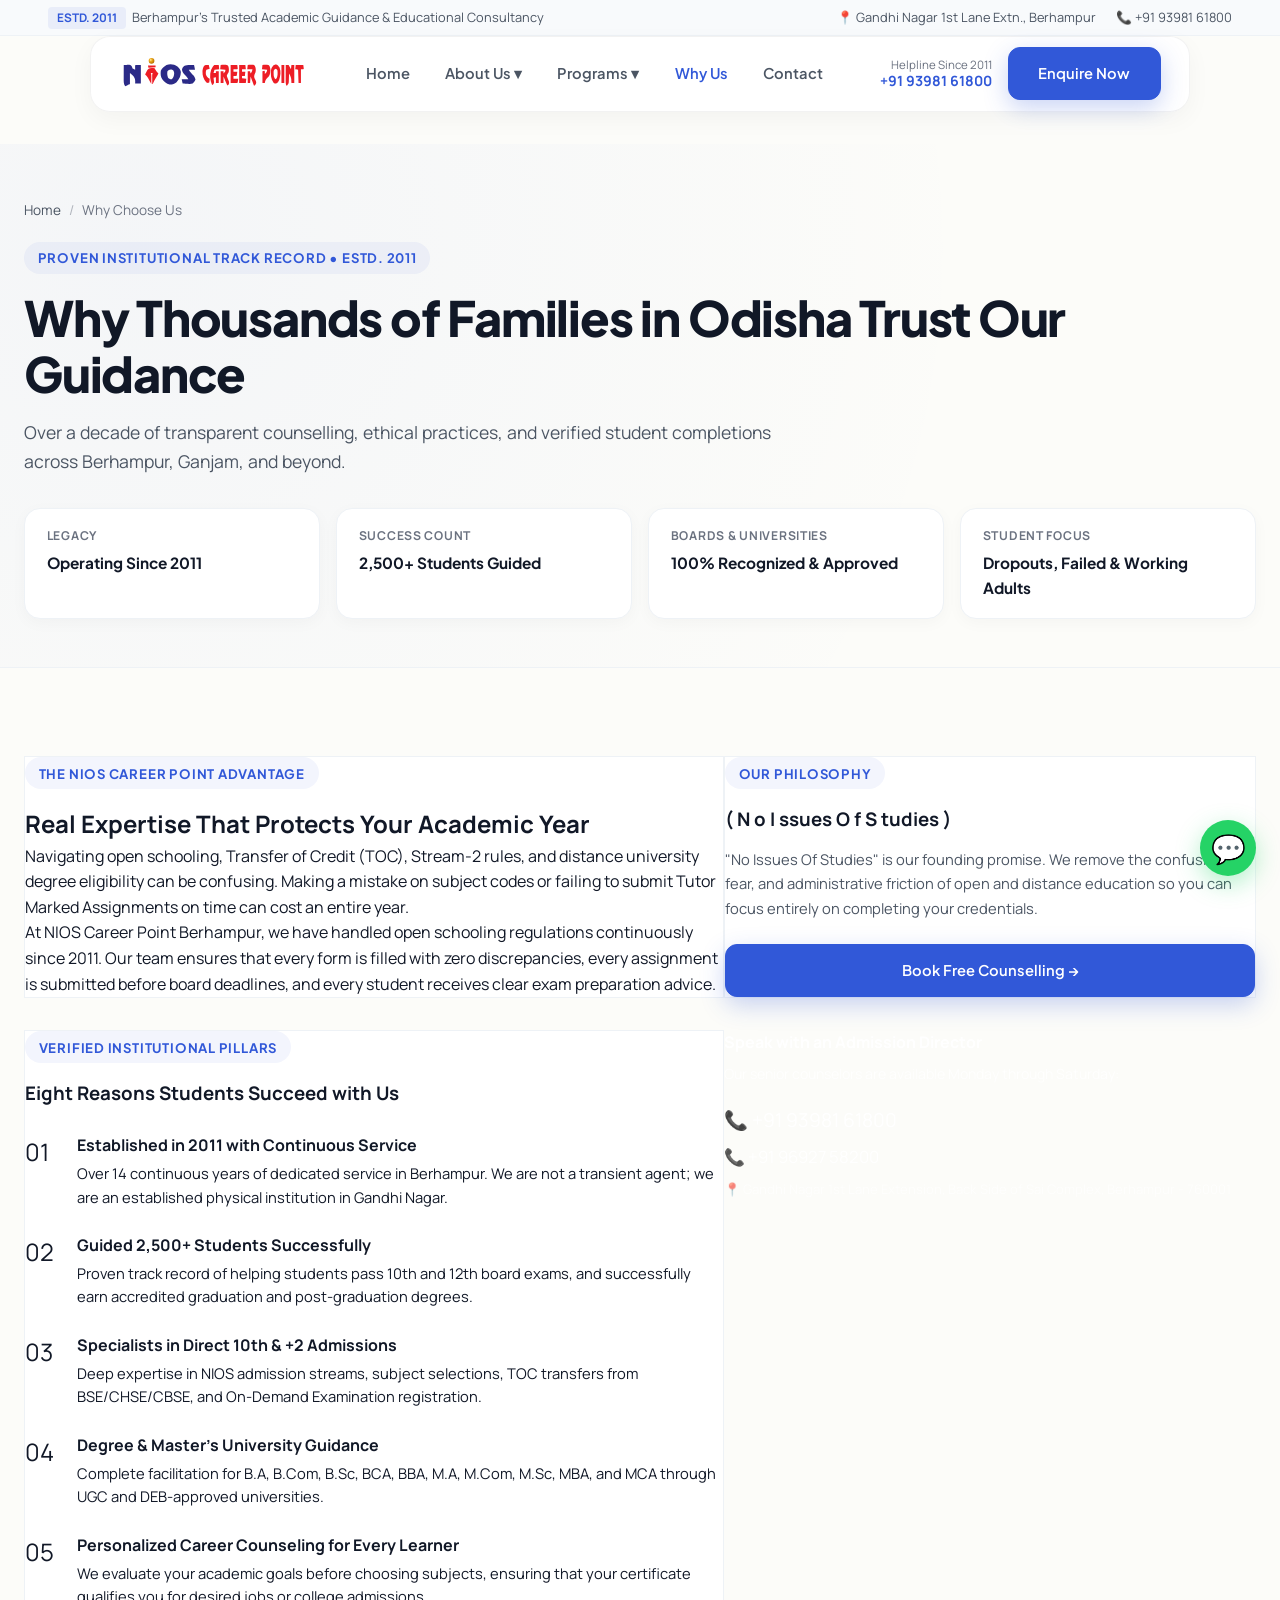
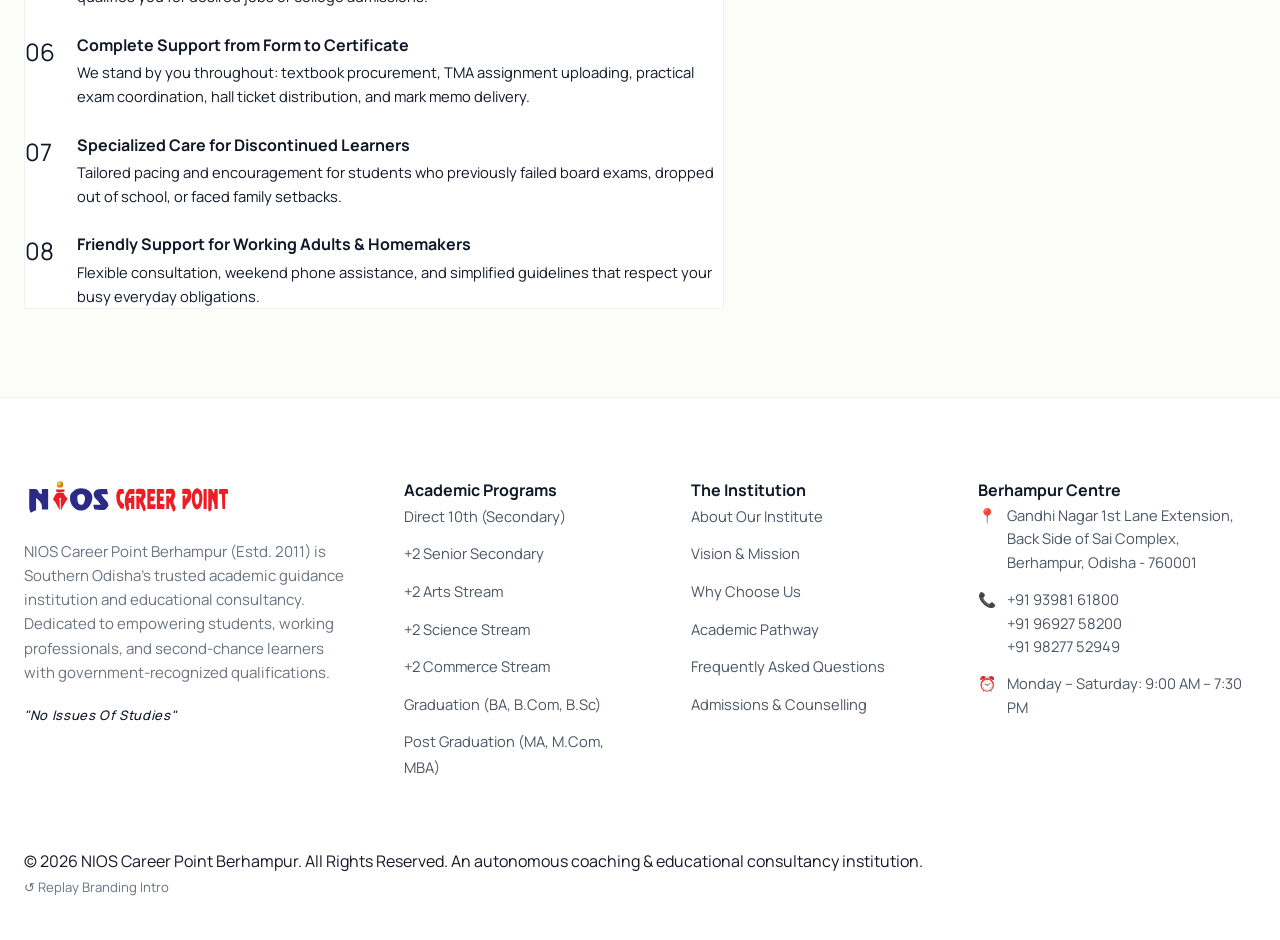
<file: why-us.html>
<!DOCTYPE html>
<html lang="en">
<head>
    <meta charset="UTF-8">
    <meta name="viewport" content="width=device-width, initial-scale=1.0">
    <meta name="description" content="Why Choose NIOS Career Point Berhampur - Established in 2011, 2,500+ successful students guided for Direct 10th, +2, Graduation, and Post Graduation programs in Odisha.">
    <meta name="theme-color" content="#071A33">
    <title>Why Choose Us | NIOS Career Point Berhampur (Estd. 2011)</title>
    
    <!-- Google Fonts: DM Serif Display & Inter -->
    <link rel="preconnect" href="https://fonts.googleapis.com">
    <link rel="preconnect" href="https://fonts.gstatic.com" crossorigin>
    <link href="https://fonts.googleapis.com/css2?family=DM+Serif+Display:ital@0;1&family=Inter:wght@300;400;500;600;700&display=swap" rel="stylesheet">
    
    <!-- Core Stylesheets -->
    <link rel="stylesheet" href="assets/css/splash.css">
    <link rel="stylesheet" href="assets/css/main.css">
</head>
<body>

    <!-- Top Institutional Notification Strip -->
    <div class="top-notice-strip">
        <div class="container notice-flex">
            <div class="notice-meta">
                <span><strong class="notice-tag">ESTD. 2011</strong> &nbsp;Berhampur's Trusted Academic Guidance &amp; Educational Consultancy</span>
            </div>
            <div class="notice-meta">
                <span>📍 Gandhi Nagar 1st Lane Extn., Berhampur</span>
                <a href="tel:+919398161800">📞 +91 93981 61800</a>
            </div>
        </div>
    </div>

    <!-- Main Navigation Header -->
    <header id="main-header" class="site-header">
        <div class="container header-container">
            <a href="index.html" class="brand-link" id="header-brand-link" title="NIOS Career Point Berhampur - Home">
                <img
                    id="header-brand-logo"
                    class="header-logo-img"
                    src="assets/images/nios-career-point.svg"
                    alt="NIOS Career Point Berhampur"
                    width="230"
                    height="46"
                >
            </a>

            <!-- Navigation Links -->
            <nav class="main-nav" id="main-nav" aria-label="Main Navigation">
                <ul class="nav-list">
                    <li class="nav-item">
                        <a href="index.html" class="nav-link">Home</a>
                    </li>
                    
                    <li class="nav-item">
                        <a href="about.html" class="nav-link">About Us ▾</a>
                        <div class="nav-dropdown">
                            <a href="about.html" class="dropdown-link">
                                About Institute
                                <span class="dropdown-subtext">Our journey since 2011 in Berhampur</span>
                            </a>
                            <a href="vision-mission.html" class="dropdown-link">
                                Vision &amp; Mission
                                <span class="dropdown-subtext">Empowering students with clarity</span>
                            </a>
                            <a href="why-us.html" class="dropdown-link">
                                Why Choose Us
                                <span class="dropdown-subtext">2,500+ successful student track record</span>
                            </a>
                        </div>
                    </li>

                    <li class="nav-item">
                        <a href="programs.html" class="nav-link">Programs ▾</a>
                        <div class="nav-dropdown">
                            <a href="programs.html" class="dropdown-link">
                                <strong>All Academic Programs</strong>
                                <span class="dropdown-subtext">Master course overview &amp; pathways</span>
                            </a>
                            <a href="10th.html" class="dropdown-link">
                                Direct 10th (Secondary)
                                <span class="dropdown-subtext">For failed or dropout learners</span>
                            </a>
                            <a href="plus-two.html" class="dropdown-link">
                                +2 Senior Secondary
                                <span class="dropdown-subtext">Arts • Science • Commerce streams</span>
                            </a>
                            <a href="graduation.html" class="dropdown-link">
                                Graduation Programs
                                <span class="dropdown-subtext">B.A, B.Com, B.Sc, B.C.A, B.B.A</span>
                            </a>
                            <a href="post-graduation.html" class="dropdown-link">
                                Post Graduation
                                <span class="dropdown-subtext">M.A, M.Com, M.Sc, M.B.A, M.C.A</span>
                            </a>
                        </div>
                    </li>

                    <li class="nav-item">
                        <a href="why-us.html" class="nav-link active">Why Us</a>
                    </li>

                    <li class="nav-item">
                        <a href="contact.html" class="nav-link">Contact</a>
                    </li>
                </ul>
            </nav>

            <div class="header-actions">
                <a href="tel:+919398161800" class="header-phone-quick" title="Call Academic Helplines">
                    <span>Helpline Since 2011</span>
                    <strong>+91 93981 61800</strong>
                </a>
                <a href="contact.html" class="btn btn-primary">Enquire Now</a>
                <button class="mobile-toggle" id="mobile-toggle" aria-label="Toggle navigation menu" aria-expanded="false">
                    <span></span>
                    <span></span>
                    <span></span>
                </button>
            </div>
        </div>
    </header>

    <main id="website">
        <!-- Academic Page Hero -->
        <section class="page-hero-academic">
            <div class="container">
                <nav class="breadcrumb-nav" aria-label="Breadcrumb">
                    <a href="index.html">Home</a>
                    <span class="breadcrumb-sep">/</span>
                    <span>Why Choose Us</span>
                </nav>

                <span class="eyebrow">Proven Institutional Track Record • Estd. 2011</span>
                <h1>Why Thousands of Families in Odisha Trust Our Guidance</h1>
                <p class="lead">
                    Over a decade of transparent counselling, ethical practices, and verified student completions across Berhampur, Ganjam, and beyond.
                </p>

                <div class="program-meta-strip">
                    <div class="meta-box">
                        <span class="meta-box-label">Legacy</span>
                        <span class="meta-box-val">Operating Since 2011</span>
                    </div>
                    <div class="meta-box">
                        <span class="meta-box-label">Success Count</span>
                        <span class="meta-box-val">2,500+ Students Guided</span>
                    </div>
                    <div class="meta-box">
                        <span class="meta-box-label">Boards &amp; Universities</span>
                        <span class="meta-box-val">100% Recognized &amp; Approved</span>
                    </div>
                    <div class="meta-box">
                        <span class="meta-box-label">Student Focus</span>
                        <span class="meta-box-val">Dropouts, Failed &amp; Working Adults</span>
                    </div>
                </div>
            </div>
        </section>

        <!-- Why Choose Us Detailed Body -->
        <section class="section-spacing" style="background-color: var(--color-bg-canvas);">
            <div class="container">
                <div style="display: grid; grid-template-columns: 1.25fr 0.95fr; gap: var(--space-xl); align-items: flex-start;">
                    <!-- Main Narrative & 8 Factual Pillars -->
                    <div class="why-body">
                        <div style="background-color: #FFFFFF; border: 1px solid var(--border-color); padding: var(--space-lg); margin-bottom: 2rem;">
                            <span class="eyebrow">The NIOS Career Point Advantage</span>
                            <h2>Real Expertise That Protects Your Academic Year</h2>
                            <p>
                                Navigating open schooling, Transfer of Credit (TOC), Stream-2 rules, and distance university degree eligibility can be confusing. Making a mistake on subject codes or failing to submit Tutor Marked Assignments on time can cost an entire year.
                            </p>
                            <p>
                                At NIOS Career Point Berhampur, we have handled open schooling regulations continuously since 2011. Our team ensures that every form is filled with zero discrepancies, every assignment is submitted before board deadlines, and every student receives clear exam preparation advice.
                            </p>
                        </div>

                        <div style="background-color: #FFFFFF; border: 1px solid var(--border-color); padding: var(--space-lg);">
                            <span class="eyebrow">Verified Institutional Pillars</span>
                            <h3>Eight Reasons Students Succeed with Us</h3>

                            <div style="display: flex; flex-direction: column; gap: 1.5rem; margin-top: 1.5rem;">
                                <div style="display: flex; gap: 1rem;">
                                    <div style="font-family: var(--font-serif); font-size: 1.5rem; color: var(--color-red); min-width: 36px;">01</div>
                                    <div>
                                        <h4 style="color: var(--color-navy); margin-bottom: 0.2rem;">Established in 2011 with Continuous Service</h4>
                                        <p style="font-size: 0.92rem; margin-bottom: 0;">Over 14 continuous years of dedicated service in Berhampur. We are not a transient agent; we are an established physical institution in Gandhi Nagar.</p>
                                    </div>
                                </div>

                                <div style="display: flex; gap: 1rem;">
                                    <div style="font-family: var(--font-serif); font-size: 1.5rem; color: var(--color-red); min-width: 36px;">02</div>
                                    <div>
                                        <h4 style="color: var(--color-navy); margin-bottom: 0.2rem;">Guided 2,500+ Students Successfully</h4>
                                        <p style="font-size: 0.92rem; margin-bottom: 0;">Proven track record of helping students pass 10th and 12th board exams, and successfully earn accredited graduation and post-graduation degrees.</p>
                                    </div>
                                </div>

                                <div style="display: flex; gap: 1rem;">
                                    <div style="font-family: var(--font-serif); font-size: 1.5rem; color: var(--color-red); min-width: 36px;">03</div>
                                    <div>
                                        <h4 style="color: var(--color-navy); margin-bottom: 0.2rem;">Specialists in Direct 10th &amp; +2 Admissions</h4>
                                        <p style="font-size: 0.92rem; margin-bottom: 0;">Deep expertise in NIOS admission streams, subject selections, TOC transfers from BSE/CHSE/CBSE, and On-Demand Examination registration.</p>
                                    </div>
                                </div>

                                <div style="display: flex; gap: 1rem;">
                                    <div style="font-family: var(--font-serif); font-size: 1.5rem; color: var(--color-red); min-width: 36px;">04</div>
                                    <div>
                                        <h4 style="color: var(--color-navy); margin-bottom: 0.2rem;">Degree &amp; Master’s University Guidance</h4>
                                        <p style="font-size: 0.92rem; margin-bottom: 0;">Complete facilitation for B.A, B.Com, B.Sc, BCA, BBA, M.A, M.Com, M.Sc, MBA, and MCA through UGC and DEB-approved universities.</p>
                                    </div>
                                </div>

                                <div style="display: flex; gap: 1rem;">
                                    <div style="font-family: var(--font-serif); font-size: 1.5rem; color: var(--color-red); min-width: 36px;">05</div>
                                    <div>
                                        <h4 style="color: var(--color-navy); margin-bottom: 0.2rem;">Personalized Career Counseling for Every Learner</h4>
                                        <p style="font-size: 0.92rem; margin-bottom: 0;">We evaluate your academic goals before choosing subjects, ensuring that your certificate qualifies you for desired jobs or college admissions.</p>
                                    </div>
                                </div>

                                <div style="display: flex; gap: 1rem;">
                                    <div style="font-family: var(--font-serif); font-size: 1.5rem; color: var(--color-red); min-width: 36px;">06</div>
                                    <div>
                                        <h4 style="color: var(--color-navy); margin-bottom: 0.2rem;">Complete Support from Form to Certificate</h4>
                                        <p style="font-size: 0.92rem; margin-bottom: 0;">We stand by you throughout: textbook procurement, TMA assignment uploading, practical exam coordination, hall ticket distribution, and mark memo delivery.</p>
                                    </div>
                                </div>

                                <div style="display: flex; gap: 1rem;">
                                    <div style="font-family: var(--font-serif); font-size: 1.5rem; color: var(--color-red); min-width: 36px;">07</div>
                                    <div>
                                        <h4 style="color: var(--color-navy); margin-bottom: 0.2rem;">Specialized Care for Discontinued Learners</h4>
                                        <p style="font-size: 0.92rem; margin-bottom: 0;">Tailored pacing and encouragement for students who previously failed board exams, dropped out of school, or faced family setbacks.</p>
                                    </div>
                                </div>

                                <div style="display: flex; gap: 1rem;">
                                    <div style="font-family: var(--font-serif); font-size: 1.5rem; color: var(--color-red); min-width: 36px;">08</div>
                                    <div>
                                        <h4 style="color: var(--color-navy); margin-bottom: 0.2rem;">Friendly Support for Working Adults &amp; Homemakers</h4>
                                        <p style="font-size: 0.92rem; margin-bottom: 0;">Flexible consultation, weekend phone assistance, and simplified guidelines that respect your busy everyday obligations.</p>
                                    </div>
                                </div>
                            </div>
                        </div>
                    </div>

                    <!-- Right Column: Institutional Trust Card & Helpline -->
                    <div class="why-sidebar">
                        <div style="background-color: #FFFFFF; border: 1px solid var(--border-color); padding: var(--space-lg); margin-bottom: 2rem;">
                            <span class="eyebrow">Our Philosophy</span>
                            <h3 style="margin-bottom: 0.75rem;">( N o I ssues O f S tudies )</h3>
                            <p style="font-size: 0.92rem; color: var(--color-text-secondary); line-height: 1.65; margin-bottom: 1.5rem;">
                                "No Issues Of Studies" is our founding promise. We remove the confusion, fear, and administrative friction of open and distance education so you can focus entirely on completing your credentials.
                            </p>
                            <a href="contact.html" class="btn btn-primary" style="width: 100%; text-align: center;">Book Free Counselling →</a>
                        </div>

                        <div style="background-color: var(--color-navy); color: #FFFFFF; padding: var(--space-lg); border-top: 3px solid var(--color-gold);">
                            <h4 style="color: #FFFFFF; margin-bottom: 0.5rem;">Speak with an Admission Director</h4>
                            <p style="color: rgba(255,255,255,0.8); font-size: 0.88rem; margin-bottom: 1.2rem;">Our senior counselors are available Monday through Saturday:</p>
                            <p style="font-size: 1.2rem; font-family: var(--font-serif); color: var(--color-gold); margin-bottom: 0.5rem;">
                                📞 +91 93981 61800
                            </p>
                            <p style="font-size: 1.05rem; font-family: var(--font-serif); color: rgba(255,255,255,0.9); margin-bottom: 0.5rem;">
                                📞 +91 96927 58200
                            </p>
                            <p style="font-size: 0.82rem; color: rgba(255,255,255,0.65); margin-bottom: 0;">
                                📍 Gandhi Nagar 1st Lane Extension, Back Side of Sai Complex, Berhampur - 760001
                            </p>
                        </div>
                    </div>
                </div>
            </div>
        </section>
    </main>

    <!-- Institutional Site Footer -->
    <footer class="site-footer">
        <div class="container">
            <div class="footer-grid">
                <div class="footer-about">
                    <img src="assets/images/nios-career-point.svg" alt="NIOS Career Point Berhampur" class="footer-logo">
                    <p class="footer-desc">
                        NIOS Career Point Berhampur (Estd. 2011) is Southern Odisha's trusted academic guidance institution and educational consultancy. Dedicated to empowering students, working professionals, and second-chance learners with government-recognized qualifications.
                    </p>
                    <p class="footer-motto" style="color: var(--color-gold); font-size: 0.82rem; font-weight: 500; letter-spacing: 0.05em;">
                        <em>"No Issues Of Studies"</em>
                    </p>
                </div>

                <div class="footer-col">
                    <h4 class="footer-col-title">Academic Programs</h4>
                    <ul class="footer-links-list">
                        <li><a href="10th.html">Direct 10th (Secondary)</a></li>
                        <li><a href="plus-two.html">+2 Senior Secondary</a></li>
                        <li><a href="plus-two.html">+2 Arts Stream</a></li>
                        <li><a href="plus-two.html">+2 Science Stream</a></li>
                        <li><a href="plus-two.html">+2 Commerce Stream</a></li>
                        <li><a href="graduation.html">Graduation (BA, B.Com, B.Sc)</a></li>
                        <li><a href="post-graduation.html">Post Graduation (MA, M.Com, MBA)</a></li>
                    </ul>
                </div>

                <div class="footer-col">
                    <h4 class="footer-col-title">The Institution</h4>
                    <ul class="footer-links-list">
                        <li><a href="about.html">About Our Institute</a></li>
                        <li><a href="vision-mission.html">Vision &amp; Mission</a></li>
                        <li><a href="why-us.html">Why Choose Us</a></li>
                        <li><a href="index.html#process">Academic Pathway</a></li>
                        <li><a href="index.html#faq">Frequently Asked Questions</a></li>
                        <li><a href="contact.html">Admissions &amp; Counselling</a></li>
                    </ul>
                </div>

                <div class="footer-col">
                    <h4 class="footer-col-title">Berhampur Centre</h4>
                    <ul class="footer-contact-list">
                        <li>
                            <span>📍</span>
                            <span>Gandhi Nagar 1st Lane Extension, Back Side of Sai Complex, Berhampur, Odisha - 760001</span>
                        </li>
                        <li>
                            <span>📞</span>
                            <div>
                                <a href="tel:+919398161800">+91 93981 61800</a><br>
                                <a href="tel:+919692758200">+91 96927 58200</a><br>
                                <a href="tel:+919827752949">+91 98277 52949</a>
                            </div>
                        </li>
                        <li>
                            <span>⏰</span>
                            <span>Monday – Saturday: 9:00 AM – 7:30 PM</span>
                        </li>
                    </ul>
                </div>
            </div>

            <div class="footer-bottom-bar">
                <p>&copy; 2026 NIOS Career Point Berhampur. All Rights Reserved. An autonomous coaching &amp; educational consultancy institution.</p>
                <button class="replay-intro-subtle replay-intro-btn" title="Replay Brand Animation">
                    <span>↺</span> Replay Branding Intro
                </button>
            </div>
        </div>
    </footer>

    <!-- Floating Direct WhatsApp Assistance -->
    <a href="https://wa.me/919398161800?text=Hello%20NIOS%20Career%20Point,%20I%20would%20like%20to%20enquire%20about%20admissions." class="floating-whatsapp" target="_blank" rel="noopener noreferrer" title="Chat with Academic Counselor on WhatsApp" aria-label="WhatsApp Counselling Chat">
        <span>💬</span>
    </a>

    <!-- Vanilla JavaScript Core Scripts -->
    <script src="assets/js/splash.js"></script>
    <script src="assets/js/main.js"></script>
</body>
</html>
</file>
<file: assets/css/splash.css>
/**
 * NIOS CAREER POINT BERHAMPUR
 * Element-by-Element Cinematic Branding Splash Screen
 * 
 * Strict Vanilla CSS3 & SVG Motion Design System
 * 
 * Timeline Architecture:
 * 0.0s - 0.7s : Deep navy atmosphere appears; golden radial glow intensifies
 * 0.5s - 1.1s : Emblem components form in center (Golden sphere pulses; nib materializes)
 * 1.0s - 1.8s : NIOS letters (N, O, S) emerge individually and assemble around the nib
 * 1.8s - 2.8s : NIOS mark glides smoothly left; CAREER & POINT letters emerge sequentially to the right
 * 2.8s - 3.2s : Trademark (R) settles; complete brand lockup aligns perfectly
 * 3.2s - 4.0s : Tagline "Your Career. Your Future." rises with blur-to-sharp transition
 * 4.0s - 4.7s : Branded hold of completed identity in golden atmospheric light
 * 4.7s - 5.4s : Seamless website handoff: logo scales & glides to navbar, background dissolves
 * 5.4s+       : Interaction ready; complete DOM cleanup
 */

:root {
    --intro-duration: 5.4s;
    --intro-bg: #051329;
    --intro-ease: cubic-bezier(0.16, 1, 0.3, 1);
    --intro-ease-soft: cubic-bezier(0.22, 1, 0.36, 1);
    
    /* Dynamic handoff coordinates calculated by splash.js */
    --target-x: -36vw;
    --target-y: -42vh;
    --target-scale: 0.62;
}

body.intro-active {
    overflow: hidden !important;
}

/* -------------------------------------------------------------
 * 1. INTRO SCREEN OVERLAY
 * ------------------------------------------------------------- */
#intro-screen {
    position: fixed;
    inset: 0;
    width: 100vw;
    height: 100vh;
    z-index: 9999;
    background-color: var(--intro-bg);
    display: flex;
    align-items: center;
    justify-content: center;
    overflow: hidden;
    user-select: none;
    cursor: default;
    
    animation: introOverlaySequence var(--intro-duration) var(--intro-ease-soft) forwards;
}

#intro-screen.intro-complete {
    opacity: 0 !important;
    visibility: hidden !important;
    pointer-events: none !important;
    display: none !important;
}

@keyframes introOverlaySequence {
    0% {
        opacity: 0;
    }
    11% {
        /* 0.6s: Navy atmosphere fully opaque */
        opacity: 1;
    }
    87% {
        /* 4.7s: Hold until website transition starts */
        opacity: 1;
    }
    100% {
        /* 5.4s: Dissolves into homepage */
        opacity: 0;
        visibility: hidden;
    }
}

/* -------------------------------------------------------------
 * 2. RICH ATMOSPHERIC BACKGROUND & GOLDEN RADIAL GLOW
 * ------------------------------------------------------------- */
.intro-background {
    position: absolute;
    inset: 0;
    background: radial-gradient(circle at 50% 50%, rgba(9, 29, 64, 0.95) 0%, #051329 100%);
    pointer-events: none;
    z-index: 0;
}

.intro-glow {
    position: absolute;
    top: 50%;
    left: 50%;
    transform: translate(-50%, -50%);
    width: clamp(360px, 68vw, 1180px);
    height: clamp(160px, 24vh, 320px);
    border-radius: 50%;
    background: radial-gradient(
        ellipse 55% 40% at 50% 50%,
        rgba(239, 173, 30, 0.16) 0%,
        rgba(239, 173, 30, 0.06) 45%,
        rgba(5, 19, 41, 0) 76%
    );
    filter: blur(52px);
    pointer-events: none;
    z-index: 1;
    
    animation: introGlowSequence var(--intro-duration) var(--intro-ease-soft) forwards;
}

@keyframes introGlowSequence {
    0% {
        opacity: 0;
        transform: translate(-50%, -50%) scale(0.75);
    }
    13% {
        /* 0.7s: Golden energy awakens softly */
        opacity: 0.35;
        transform: translate(-50%, -50%) scale(0.92);
    }
    35% {
        /* 1.9s: Illuminates emblem & NIOS formation */
        opacity: 0.50;
        transform: translate(-50%, -50%) scale(1.0);
    }
    70% {
        /* 3.8s: Subtle atmospheric aura during brand hold */
        opacity: 0.58;
        transform: translate(-50%, -50%) scale(1.05);
        filter: blur(56px);
    }
    87% {
        /* 4.7s: Transition initiates */
        opacity: 0.38;
        transform: translate(-50%, -50%) scale(1.0);
    }
    100% {
        /* 5.4s: Fades out */
        opacity: 0;
        transform: translate(-50%, -50%) scale(0.75);
    }
}

/* -------------------------------------------------------------
 * 3. BRAND CONSTRUCTION STAGE (RESPONSIVE HERO SIZING)
 * ------------------------------------------------------------- */
.intro-content {
    position: relative;
    z-index: 2;
    display: flex;
    flex-direction: column;
    align-items: center;
    justify-content: center;
    text-align: center;
    padding: 0 1rem;
    width: 100vw;
    box-sizing: border-box;
}

/* Base Mobile: 82-90% of viewport width with safe horizontal margins */
.brand-construction {
    position: relative;
    width: clamp(290px, 86vw, 400px);
    max-width: 90vw;
    aspect-ratio: 400 / 80;
    display: flex;
    align-items: center;
    justify-content: center;
    transform-origin: center center;
    will-change: transform;
    
    /* Stage handoff translation at 4.7s - 5.4s */
    animation: stageHandoffTransition var(--intro-duration) var(--intro-ease) forwards;
}

/* Tablet: 70-76% of viewport width */
@media (min-width: 481px) {
    .brand-construction {
        width: clamp(440px, 74vw, 720px);
    }
}

/* Desktop & Laptop: 60-70% of viewport width (Commanding Hero Scale) */
@media (min-width: 1025px) {
    .brand-construction {
        width: clamp(760px, 64vw, 1320px);
        max-height: 38vh;
    }
}

@keyframes stageHandoffTransition {
    0%, 87% {
        transform: translate3d(0, 0, 0) scale(1);
    }
    100% {
        /* Glides smoothly into website navbar logo */
        transform: translate3d(var(--target-x), var(--target-y), 0) scale(var(--target-scale));
    }
}

.intro-brand-svg {
    width: 100%;
    height: 100%;
    display: block;
    overflow: visible;
}

/* -------------------------------------------------------------
 * 4. EMBLEM & NIOS UNIT ANIMATION
 * ------------------------------------------------------------- */
/* NIOS Unit starts centered on the emblem (shifted +118px), then glides left to 0px */
.unit-nios {
    transform-origin: 68.5px 35px;
    will-change: transform;
    animation: unitNiosGlide var(--intro-duration) var(--intro-ease) forwards;
}

@keyframes unitNiosGlide {
    0%, 35% {
        /* 0.0s - 1.9s: Nib emblem is dead center of the 400px viewBox */
        transform: translateX(118px);
    }
    52%, 100% {
        /* 1.9s - 2.8s: Glides to the left to settle into complete lockup */
        transform: translateX(0px);
    }
}

/* Central Emblem Assembly */
.elem-ball {
    transform-origin: 68.5px 12.5px;
    animation: emblemBallReveal var(--intro-duration) var(--intro-ease) forwards;
}

@keyframes emblemBallReveal {
    0%, 7% {
        opacity: 0;
        transform: scale(0.2) translateY(-12px);
    }
    17%, 100% {
        /* 0.9s: Golden ball emerges with golden sheen */
        opacity: 1;
        transform: scale(1) translateY(0);
    }
}

.elem-nib,
.elem-collar {
    transform-origin: 68.5px 35px;
    animation: emblemNibReveal var(--intro-duration) var(--intro-ease) forwards;
}

@keyframes emblemNibReveal {
    0%, 11% {
        opacity: 0;
        transform: scale(0.85);
        clip-path: inset(100% 0 0 0);
    }
    22%, 100% {
        /* 1.2s: Nib body unfolds */
        opacity: 1;
        transform: scale(1);
        clip-path: inset(0 0 0 0);
    }
}

.elem-hole, .elem-slit {
    animation: emblemDetailReveal var(--intro-duration) ease-out forwards;
}

@keyframes emblemDetailReveal {
    0%, 18% {
        opacity: 0;
    }
    24%, 100% {
        opacity: 1;
    }
}

/* NIOS Individual Letters (N, O, S) */
.letter-n {
    transform-origin: 27px 40px;
    animation: letterNReveal var(--intro-duration) var(--intro-ease) forwards;
}

@keyframes letterNReveal {
    0%, 18% {
        opacity: 0;
        transform: translateX(-16px) scale(0.92);
        filter: blur(3px);
    }
    28%, 100% {
        /* 1.5s: N converges smoothly into emblem */
        opacity: 1;
        transform: translateX(0) scale(1);
        filter: blur(0);
    }
}

.letter-o {
    transform-origin: 108px 40px;
    animation: letterOReveal var(--intro-duration) var(--intro-ease) forwards;
}

@keyframes letterOReveal {
    0%, 22% {
        opacity: 0;
        transform: translateX(12px) scale(0.92);
        filter: blur(3px);
    }
    32%, 100% {
        /* 1.7s: O converges smoothly into emblem */
        opacity: 1;
        transform: translateX(0) scale(1);
        filter: blur(0);
    }
}

.letter-s {
    transform-origin: 146px 40px;
    animation: letterSReveal var(--intro-duration) var(--intro-ease) forwards;
}

@keyframes letterSReveal {
    0%, 26% {
        opacity: 0;
        transform: translateX(16px) scale(0.92);
        filter: blur(3px);
    }
    35%, 100% {
        /* 1.9s: S completes NIOS mark */
        opacity: 1;
        transform: translateX(0) scale(1);
        filter: blur(0);
    }
}

/* -------------------------------------------------------------
 * 5. CAREER & POINT LETTERS SEQUENTIAL REVEAL
 * ------------------------------------------------------------- */
/* Base letter and element motion configuration */
.career-letter,
.point-letter,
.elem-letter,
.emblem-part {
    transform-box: fill-box;
    will-change: transform, opacity;
}

/* CAREER: C - A - R - E - E - R */
.let-c {
    animation: letterCareerSlide var(--intro-duration) var(--intro-ease) forwards;
    animation-delay: 0s;
}
@keyframes letterCareerSlide {
    0%, 35% { opacity: 0; transform: translateX(-24px); }
    44%, 100% { opacity: 1; transform: translateX(0); }
}

.let-a {
    animation: letterCareerA var(--intro-duration) var(--intro-ease) forwards;
}
@keyframes letterCareerA {
    0%, 37% { opacity: 0; transform: translateX(-22px); }
    46%, 100% { opacity: 1; transform: translateX(0); }
}

.let-r1 {
    animation: letterCareerR1 var(--intro-duration) var(--intro-ease) forwards;
}
@keyframes letterCareerR1 {
    0%, 39% { opacity: 0; transform: translateX(-20px); }
    48%, 100% { opacity: 1; transform: translateX(0); }
}

.let-e1 {
    animation: letterCareerE1 var(--intro-duration) var(--intro-ease) forwards;
}
@keyframes letterCareerE1 {
    0%, 41% { opacity: 0; transform: translateX(-18px); }
    50%, 100% { opacity: 1; transform: translateX(0); }
}

.let-e2 {
    animation: letterCareerE2 var(--intro-duration) var(--intro-ease) forwards;
}
@keyframes letterCareerE2 {
    0%, 43% { opacity: 0; transform: translateX(-16px); }
    51%, 100% { opacity: 1; transform: translateX(0); }
}

.let-r2 {
    animation: letterCareerR2 var(--intro-duration) var(--intro-ease) forwards;
}
@keyframes letterCareerR2 {
    0%, 45% { opacity: 0; transform: translateX(-14px); }
    52%, 100% { opacity: 1; transform: translateX(0); }
}

/* POINT: P - O - I - N - T */
.let-p {
    animation: letterPointP var(--intro-duration) var(--intro-ease) forwards;
}
@keyframes letterPointP {
    0%, 43% { opacity: 0; transform: translateX(-16px); }
    51%, 100% { opacity: 1; transform: translateX(0); }
}

.let-o2 {
    animation: letterPointO var(--intro-duration) var(--intro-ease) forwards;
}
@keyframes letterPointO {
    0%, 45% { opacity: 0; transform: translateX(-14px); }
    53%, 100% { opacity: 1; transform: translateX(0); }
}

.let-i2 {
    animation: letterPointI var(--intro-duration) var(--intro-ease) forwards;
}
@keyframes letterPointI {
    0%, 47% { opacity: 0; transform: translateX(-12px); }
    54%, 100% { opacity: 1; transform: translateX(0); }
}

.let-n2 {
    animation: letterPointN var(--intro-duration) var(--intro-ease) forwards;
}
@keyframes letterPointN {
    0%, 49% { opacity: 0; transform: translateX(-10px); }
    56%, 100% { opacity: 1; transform: translateX(0); }
}

.let-t {
    animation: letterPointT var(--intro-duration) var(--intro-ease) forwards;
}
@keyframes letterPointT {
    0%, 51% { opacity: 0; transform: translateX(-8px); }
    57%, 100% { opacity: 1; transform: translateX(0); }
}

/* Trademark (R) */
.unit-trademark {
    transform-origin: 395px 22px;
    animation: trademarkReveal var(--intro-duration) var(--intro-ease) forwards;
}

@keyframes trademarkReveal {
    0%, 53% {
        opacity: 0;
        transform: scale(0.4);
    }
    60%, 100% {
        opacity: 1;
        transform: scale(1);
    }
}

/* -------------------------------------------------------------
 * 6. TAGLINE ANIMATION (Exact Sentence Casing & Blur-to-Sharp)
 * ------------------------------------------------------------- */
#intro-tagline,
.brand-tagline {
    font-family: 'Plus Jakarta Sans', 'Outfit', system-ui, -apple-system, BlinkMacSystemFont, 'Segoe UI', Roboto, sans-serif;
    font-size: clamp(0.85rem, 1.35vw, 1.35rem);
    font-weight: 500;
    letter-spacing: 0.18em;
    color: rgba(255, 255, 255, 0.88);
    margin-top: clamp(16px, 2.8vh, 32px);
    text-align: center;
    white-space: nowrap;
    text-shadow: 0 2px 14px rgba(0, 0, 0, 0.75);
    
    /* 3.2s - 4.0s reveal, 4.0s - 4.7s hold, 4.7s - 5.4s fade */
    animation: introTaglineSequence var(--intro-duration) var(--intro-ease-soft) forwards;
}

@keyframes introTaglineSequence {
    0%, 59% {
        /* 0.0s - 3.2s: Hidden */
        opacity: 0;
        transform: translateY(12px);
        filter: blur(4px);
    }
    72% {
        /* 3.9s: Fully sharp, centered */
        opacity: 1;
        transform: translateY(0);
        filter: blur(0);
    }
    87% {
        /* 4.7s: Clean hold */
        opacity: 1;
        transform: translateY(0);
        filter: blur(0);
    }
    96% {
        opacity: 0.3;
        transform: translateY(-4px);
    }
    100% {
        /* 5.4s: Dissolved */
        opacity: 0;
        transform: translateY(-8px);
        visibility: hidden;
    }
}

/* -------------------------------------------------------------
 * 7. ACCESSIBILITY: PREFERS-REDUCED-MOTION
 * ------------------------------------------------------------- */
@media (prefers-reduced-motion: reduce) {
    :root {
        --intro-duration: 0.6s;
    }
    
    #intro-screen {
        animation: introReduced 0.6s ease forwards;
    }
    
    .brand-construction,
    .unit-nios,
    .elem-ball,
    .elem-nib,
    .letter-n,
    .letter-o,
    .letter-s,
    .career-letter,
    .point-letter,
    .unit-trademark,
    #intro-tagline,
    .intro-glow {
        animation: none !important;
        transform: none !important;
        clip-path: none !important;
        filter: none !important;
        opacity: 1 !important;
    }
    
    @keyframes introReduced {
        0% { opacity: 1; }
        60% { opacity: 1; }
        100% { opacity: 0; visibility: hidden; }
    }
}

/* -------------------------------------------------------------
 * 8. ULTRA-COMPACT MOBILE BREAKPOINTS (< 360px)
 * ------------------------------------------------------------- */
@media (max-width: 360px) {
    .brand-construction {
        width: 88vw;
    }
    
    #intro-tagline,
    .brand-tagline {
        font-size: 0.78rem;
        letter-spacing: 0.12em;
    }
}
</file>
<file: assets/css/main.css>
/**
 * NIOS CAREER POINT BERHAMPUR - VISUAL DESIGN SYSTEM
 * Faithfully Crafted to Match Reference UI/UX
 * 
 * Palette:
 * - Canvas Background: #FCFCF9 / #F8FAFC with ambient soft glows
 * - Primary Vibrant Blue: #3158D8 / #2B59FF
 * - Card Backgrounds: #FFFFFF
 * - Hero Card Colors: #EAEFF5 (Grey Circle), #8CD4D0 (Mint), #F6B828 (Yellow), #9AA6EE (Purple)
 * - Journey Dark Banner: #0E1015
 * - Text: #111827 (Dark), #4B5563 (Secondary), #6B7280 (Muted)
 * - Typography: Plus Jakarta Sans (Headings & UI) + Manrope (Body)
 */

@import url('https://fonts.googleapis.com/css2?family=Plus+Jakarta+Sans:wght@400;500;600;700;800&family=Manrope:wght@400;500;600;700;800&display=swap');

:root {
    /* 1. Core Colors */
    --color-bg-canvas: #FCFCF9;
    --color-bg-white: #FFFFFF;
    --color-bg-subtle: #F8FAFD;
    --color-bg-dark: #0E1015;

    --color-primary-blue: #3158D8;
    --color-primary-blue-hover: #2347C0;
    --color-blue-soft: #EEF3FF;

    /* Hero Palette */
    --color-hero-mint: #8CD4D0;
    --color-hero-yellow: #F6B828;
    --color-hero-purple: #9AA6EE;
    --color-hero-grey: #EAEFF5;

    /* Text Colors */
    --color-text-main: #111827;
    --color-text-secondary: #4B5563;
    --color-text-muted: #6B7280;
    --color-text-on-dark: #FFFFFF;

    /* Borders & Lines */
    --border-color: #EEF2F6;
    --border-subtle: #E5E7EB;
    --border-dark: rgba(255, 255, 255, 0.12);

    /* Typography */
    --font-heading: 'Plus Jakarta Sans', -apple-system, BlinkMacSystemFont, 'Segoe UI', Roboto, sans-serif;
    --font-body: 'Manrope', -apple-system, BlinkMacSystemFont, 'Segoe UI', Roboto, sans-serif;

    /* Layout & Radii */
    --max-width: 1340px;
    --radius-section: 32px;
    --radius-card: 24px;
    --radius-button: 12px;
    --radius-pill: 100px;

    /* Shadows */
    --shadow-subtle: 0 4px 16px rgba(0, 0, 0, 0.03);
    --shadow-card: 0 10px 30px rgba(0, 0, 0, 0.05);
    --shadow-hover: 0 16px 36px rgba(49, 88, 216, 0.08);
}

/* -------------------------------------------------------------
 * 1. GLOBAL BASE & RESET
 * ------------------------------------------------------------- */
*,
*::before,
*::after {
    box-sizing: border-box;
    margin: 0;
    padding: 0;
}

html {
    font-size: 16px;
    background-color: var(--color-bg-canvas);
    color: var(--color-text-main);
}

/* Lenis Integration: Prevent browser CSS scroll conflict */
html.lenis,
html.lenis body {
    height: auto;
}

.lenis.lenis-smooth {
    scroll-behavior: auto !important;
}

.lenis.lenis-smooth [data-lenis-prevent] {
    overscroll-behavior: contain;
}

.lenis.lenis-stopped {
    overflow: hidden;
}

/* Native smooth scroll fallback ONLY when Lenis is not active */
html:not(.lenis) {
    scroll-behavior: smooth;
}

body {
    font-family: var(--font-body);
    color: var(--color-text-main);
    background-color: var(--color-bg-canvas);
    line-height: 1.6;
    -webkit-font-smoothing: antialiased;
    -moz-osx-font-smoothing: grayscale;
    overflow-x: hidden;
}

img {
    max-width: 100%;
    height: auto;
    display: block;
}

a {
    color: inherit;
    text-decoration: none;
    transition: all 0.22s ease;
}

ul, ol {
    list-style: none;
}

button {
    font-family: inherit;
    cursor: pointer;
    border: none;
    background: none;
}

.container {
    width: 100%;
    max-width: var(--max-width);
    margin: 0 auto;
    padding: 0 1.5rem;
}

.section-spacing {
    padding: 5.5rem 0;
}

/* Section Header Shared */
.section-header-center {
    text-align: center;
    max-width: 720px;
    margin: 0 auto 3.5rem auto;
}

.section-header-center h2 {
    font-family: var(--font-heading);
    font-size: clamp(2.2rem, 3.8vw, 3.2rem);
    font-weight: 800;
    color: var(--color-text-main);
    line-height: 1.15;
    letter-spacing: -0.025em;
    margin-bottom: 0.85rem;
}

.section-header-center p {
    font-size: 1.05rem;
    color: var(--color-text-muted);
    line-height: 1.6;
}

/* -------------------------------------------------------------
 * 2. BUTTON SYSTEM (MATCHING REFERENCE UI)
 * ------------------------------------------------------------- */
.btn {
    display: inline-flex;
    align-items: center;
    justify-content: center;
    gap: 0.55rem;
    font-family: var(--font-heading);
    font-size: 0.92rem;
    font-weight: 600;
    padding: 0.85rem 1.85rem;
    border-radius: var(--radius-button);
    transition: all 0.24s cubic-bezier(0.16, 1, 0.3, 1);
    white-space: nowrap;
    cursor: pointer;
}

.btn-primary,
.btn-hero {
    background-color: var(--color-primary-blue);
    color: #FFFFFF !important;
    border: 1px solid var(--color-primary-blue);
    box-shadow: 0 8px 24px rgba(49, 88, 216, 0.26);
}

.btn-primary:hover,
.btn-hero:hover {
    background-color: var(--color-primary-blue-hover);
    border-color: var(--color-primary-blue-hover);
    transform: translateY(-2px);
    box-shadow: 0 12px 28px rgba(49, 88, 216, 0.36);
}

.btn-secondary {
    background-color: transparent;
    color: var(--color-text-main) !important;
    border: 1.5px solid var(--border-subtle);
}

.btn-secondary:hover {
    background-color: #FFFFFF;
    border-color: var(--color-text-main);
    transform: translateY(-2px);
}

.btn-nav-cta {
    background-color: var(--color-primary-blue);
    color: #FFFFFF !important;
    padding: 0.65rem 1.5rem;
    font-size: 0.88rem;
    font-weight: 600;
    border-radius: 12px;
    box-shadow: 0 6px 18px rgba(49, 88, 216, 0.22);
}

.btn-nav-cta:hover {
    background-color: var(--color-primary-blue-hover);
    transform: translateY(-1px);
    box-shadow: 0 8px 22px rgba(49, 88, 216, 0.32);
}

/* -------------------------------------------------------------
 * 3. FLOATING CONTAINED NAVIGATION (REFERENCE IMAGE 1)
 * ------------------------------------------------------------- */
.site-header {
    position: sticky;
    top: 1.25rem;
    z-index: 100;
    width: 100%;
    padding: 0 1.5rem;
    margin-bottom: 2rem;
    will-change: transform;
}

.header-container {
    max-width: 1100px;
    margin: 0 auto;
    background: rgba(255, 255, 255, 0.96);
    border: 1px solid rgba(0, 0, 0, 0.05);
    border-radius: 20px;
    box-shadow: 0 8px 24px rgba(0, 0, 0, 0.04);
    padding: 0.65rem 1.75rem;
    display: flex;
    align-items: center;
    justify-content: space-between;
    transition: box-shadow 0.25s ease, background 0.25s ease;
}

.site-header.scrolled .header-container {
    background: #FFFFFF;
    box-shadow: 0 12px 34px rgba(0, 0, 0, 0.08);
}

.brand-link {
    display: flex;
    align-items: center;
    height: 42px;
}

.header-logo-img {
    height: 38px;
    width: auto;
    object-fit: contain;
}

.main-nav {
    display: flex;
    align-items: center;
}

.nav-list {
    display: flex;
    align-items: center;
    gap: 2.2rem;
}

.nav-link {
    font-family: var(--font-heading);
    font-size: 0.92rem;
    font-weight: 600;
    color: var(--color-text-secondary);
    transition: color 0.2s ease;
    position: relative;
}

.nav-link:hover,
.nav-link.active {
    color: var(--color-primary-blue);
}

.header-actions {
    display: flex;
    align-items: center;
    gap: 1rem;
}

.mobile-toggle {
    display: none;
    background: none;
    border: none;
    padding: 0.5rem;
    cursor: pointer;
    flex-direction: column;
    gap: 5px;
    z-index: 120;
}

.mobile-toggle span {
    display: block;
    width: 24px;
    height: 2px;
    background-color: var(--color-text-main);
    transition: all 0.25s ease;
}

.mobile-toggle.active span:nth-child(1) {
    transform: translateY(7px) rotate(45deg);
}
.mobile-toggle.active span:nth-child(2) {
    opacity: 0;
}
.mobile-toggle.active span:nth-child(3) {
    transform: translateY(-7px) rotate(-45deg);
}

/* -------------------------------------------------------------
 * 4. HERO SECTION (REFERENCE IMAGE 1)
 * ------------------------------------------------------------- */
.hero-section {
    position: relative;
    padding: 2.5rem 1.5rem 5.5rem 1.5rem;
    overflow: hidden;
}

/* Ambient Radial Glows */
.hero-section::before {
    content: '';
    position: absolute;
    top: -80px;
    left: -80px;
    width: 480px;
    height: 480px;
    background: radial-gradient(circle, rgba(49, 88, 216, 0.08) 0%, rgba(252, 252, 249, 0) 70%);
    pointer-events: none;
    z-index: 0;
}

.hero-section::after {
    content: '';
    position: absolute;
    bottom: -60px;
    right: -60px;
    width: 500px;
    height: 500px;
    background: radial-gradient(circle, rgba(246, 184, 40, 0.08) 0%, rgba(252, 252, 249, 0) 70%);
    pointer-events: none;
    z-index: 0;
}

.hero-grid {
    display: grid;
    grid-template-columns: 1fr 1fr;
    gap: 3.5rem;
    align-items: center;
    position: relative;
    z-index: 2;
}

/* Left Narrative */
.hero-narrative {
    max-width: 580px;
}

.hero-badge {
    display: inline-flex;
    align-items: center;
    gap: 0.5rem;
    font-family: var(--font-heading);
    font-size: 0.86rem;
    font-weight: 600;
    color: var(--color-primary-blue);
    background: rgba(49, 88, 216, 0.05);
    border: 1.5px solid var(--color-primary-blue);
    border-radius: var(--radius-pill);
    padding: 0.45rem 1.15rem;
    margin-bottom: 1.85rem;
}

.hero-title {
    font-family: var(--font-heading);
    font-size: clamp(3.2rem, 5.5vw, 5.2rem);
    font-weight: 800;
    color: var(--color-text-main);
    line-height: 1.05;
    letter-spacing: -0.03em;
    margin-bottom: 1.5rem;
}

.hero-title-light {
    font-weight: 400;
    color: var(--color-text-secondary);
}

.highlight-blue {
    color: var(--color-primary-blue);
}

.hero-lead {
    font-size: 1.15rem;
    color: var(--color-text-secondary);
    line-height: 1.65;
    margin-bottom: 2.25rem;
    max-width: 520px;
}

.hero-actions {
    display: flex;
    align-items: center;
    gap: 1.25rem;
    flex-wrap: wrap;
}

.btn-hero {
    padding: 1rem 2.2rem;
    font-size: 1rem;
    font-weight: 700;
    border-radius: 14px;
}

/* Right Collage Composition */
.hero-visual {
    position: relative;
    display: flex;
    align-items: center;
    justify-content: center;
}

.hero-collage-wrapper {
    position: relative;
    width: 100%;
    max-width: 540px;
}

/* Background Concentric Rings (Top-Right) */
.hero-concentric-rings,
.programs-sunburst-bg,
.about-dot-matrix,
.about-sunburst-corner,
.journey-wave-bg,
.cta-rings-bg {
    transform: translateZ(0);
    backface-visibility: hidden;
    pointer-events: none;
}

.hero-concentric-rings {
    position: absolute;
    top: -45px;
    right: -45px;
    width: 280px;
    height: 280px;
    z-index: 0;
}

/* 2x2 Student Photo Grid */
.hero-cards-grid {
    position: relative;
    z-index: 2;
    display: grid;
    grid-template-columns: repeat(2, 1fr);
    gap: 1.5rem;
}

.hero-photo-card {
    overflow: hidden;
    aspect-ratio: 1/1;
    position: relative;
    display: flex;
    align-items: center;
    justify-content: center;
    box-shadow: 0 16px 36px rgba(0, 0, 0, 0.08);
    transition: transform 0.3s cubic-bezier(0.16, 1, 0.3, 1);
}

.hero-photo-card:hover {
    transform: translateY(-6px);
}

.hero-photo-card img {
    width: 100%;
    height: 100%;
    object-fit: cover;
    display: block;
}

/* Top-Left: Circular Card */
.card-circle {
    border-radius: 50%;
    background-color: var(--color-hero-grey);
}

/* Top-Right: Mint Squircle */
.card-mint {
    border-radius: 46px 46px 46px 14px;
    background-color: var(--color-hero-mint);
}

/* Bottom-Left: Yellow Squircle */
.card-yellow {
    border-radius: 46px 14px 46px 46px;
    background-color: var(--color-hero-yellow);
}

/* Bottom-Right: Purple Squircle */
.card-purple {
    border-radius: 14px 46px 46px 46px;
    background-color: var(--color-hero-purple);
}

/* Floating Decorative Elements */
.floating-element {
    position: absolute;
    pointer-events: none;
    z-index: 3;
}

.float-cap {
    top: 35px;
    left: -20px;
    font-size: 2.4rem;
    filter: drop-shadow(0 10px 16px rgba(0, 0, 0, 0.18));
}

.float-orb-blue {
    top: 45%;
    left: -28px;
    width: 44px;
    height: 44px;
    border-radius: 50%;
    background: radial-gradient(circle at 35% 35%, #597EF7, #2F54EB);
    box-shadow: 0 10px 24px rgba(47, 84, 235, 0.35);
}

.float-orb-amber {
    bottom: 22%;
    left: -12px;
    width: 28px;
    height: 28px;
    border-radius: 50%;
    background: radial-gradient(circle at 35% 35%, #FFD666, #FA8C16);
    box-shadow: 0 6px 18px rgba(250, 140, 22, 0.35);
}

.float-doodle-cloud {
    top: 55px;
    left: -50px;
    width: 65px;
}

.float-doodle-sparks {
    bottom: 12px;
    left: -24px;
    width: 42px;
}

/* -------------------------------------------------------------
 * 5. "OUR PROGRAM" SECTION (REFERENCE IMAGE 2)
 * ------------------------------------------------------------- */
.programs-section {
    position: relative;
    padding: 5.5rem 0 6rem 0;
    overflow: hidden;
}

/* Subtle Sunburst Background */
.programs-sunburst-bg {
    position: absolute;
    top: 50%;
    left: 50%;
    transform: translate(-50%, -50%);
    width: 1400px;
    height: 1400px;
    pointer-events: none;
    z-index: 0;
    opacity: 0.45;
}

.programs-grid {
    position: relative;
    z-index: 2;
    display: grid;
    grid-template-columns: repeat(4, 1fr);
    gap: 1.85rem;
}

.program-card {
    background: #FFFFFF;
    border: 1.5px solid var(--border-color);
    border-radius: 28px;
    padding: 3rem 1.85rem;
    text-align: center;
    box-shadow: var(--shadow-subtle);
    transition: all 0.3s cubic-bezier(0.16, 1, 0.3, 1);
    display: flex;
    flex-direction: column;
    align-items: center;
}

.program-card:hover {
    transform: translateY(-8px);
    border-color: var(--color-primary-blue);
    box-shadow: var(--shadow-hover);
}

.program-icon-circle {
    width: 76px;
    height: 76px;
    border-radius: 50%;
    border: 1.5px solid var(--color-primary-blue);
    background: #F8FAFF;
    color: var(--color-primary-blue);
    display: flex;
    align-items: center;
    justify-content: center;
    margin-bottom: 1.85rem;
    transition: all 0.3s ease;
}

.program-card:hover .program-icon-circle {
    background: var(--color-primary-blue);
    color: #FFFFFF;
    transform: scale(1.06);
}

.program-card h3 {
    font-family: var(--font-heading);
    font-size: 1.3rem;
    font-weight: 700;
    color: var(--color-text-main);
    margin-bottom: 0.85rem;
}

.program-card p {
    font-size: 0.94rem;
    color: var(--color-text-muted);
    line-height: 1.55;
}

/* -------------------------------------------------------------
 * 6. "ABOUT OUR INSTITUTE" SECTION (REFERENCE IMAGE 3)
 * ------------------------------------------------------------- */
.about-section {
    padding: 3rem 1.5rem 5.5rem 1.5rem;
}

.about-card-container {
    max-width: var(--max-width);
    margin: 0 auto;
    background: #F8FAFD;
    border: 1px solid #EDF2F7;
    border-radius: 36px;
    padding: clamp(2.5rem, 4.5vw, 4.5rem);
    position: relative;
    overflow: hidden;
}

.about-dot-matrix {
    position: absolute;
    top: 24px;
    left: 24px;
    width: 140px;
    height: 90px;
    pointer-events: none;
    opacity: 0.35;
}

.about-sunburst-corner {
    position: absolute;
    bottom: -60px;
    right: -60px;
    width: 320px;
    height: 320px;
    pointer-events: none;
    opacity: 0.5;
}

.about-grid {
    display: grid;
    grid-template-columns: 1fr 1.08fr;
    gap: 4rem;
    align-items: center;
    position: relative;
    z-index: 2;
}

/* Left Collage */
.about-collage {
    display: flex;
    flex-direction: column;
    gap: 1rem;
}

.about-main-frame {
    border-radius: 28px;
    overflow: hidden;
    box-shadow: 0 12px 30px rgba(0, 0, 0, 0.06);
    aspect-ratio: 16/11;
}

.about-main-img {
    width: 100%;
    height: 100%;
    object-fit: cover;
    display: block;
    transition: transform 0.5s ease;
}

.about-main-frame:hover .about-main-img {
    transform: scale(1.02);
}

.about-thumbs-row {
    display: grid;
    grid-template-columns: repeat(3, 1fr);
    gap: 0.85rem;
}

.about-thumb {
    border-radius: 18px;
    overflow: hidden;
    aspect-ratio: 1/1;
    box-shadow: 0 6px 18px rgba(0, 0, 0, 0.04);
}

.about-thumb img {
    width: 100%;
    height: 100%;
    object-fit: cover;
    display: block;
    transition: transform 0.4s ease;
}

.about-thumb:hover img {
    transform: scale(1.05);
}

/* Right Content */
.about-content {
    max-width: 580px;
}

.about-title-wrap {
    display: flex;
    align-items: center;
    gap: 0.75rem;
    margin-bottom: 1.25rem;
}

.about-title {
    font-family: var(--font-heading);
    font-size: clamp(2rem, 3.2vw, 2.85rem);
    font-weight: 800;
    color: var(--color-text-main);
    letter-spacing: -0.02em;
    line-height: 1.15;
}

.about-doodle-sparks {
    width: 32px;
    height: 32px;
}

.about-lead {
    font-size: 1.05rem;
    color: var(--color-text-secondary);
    line-height: 1.68;
    margin-bottom: 1.85rem;
}

.about-divider {
    height: 1px;
    background: #E5E7EB;
    margin-bottom: 1.85rem;
}

.about-checklist {
    display: flex;
    flex-direction: column;
    gap: 1rem;
    margin-bottom: 2.25rem;
}

.about-checklist li {
    display: flex;
    align-items: center;
    gap: 0.85rem;
    font-size: 1rem;
    font-weight: 500;
    color: var(--color-text-main);
}

.check-icon-circle {
    width: 24px;
    height: 24px;
    border-radius: 50%;
    border: 1.5px solid var(--color-primary-blue);
    color: var(--color-primary-blue);
    display: flex;
    align-items: center;
    justify-content: center;
    flex-shrink: 0;
}

/* -------------------------------------------------------------
 * 7. "OUR JOURNEY" DARK BANNER (REFERENCE IMAGE 4)
 * ------------------------------------------------------------- */
.journey-section {
    padding: 3rem 1.5rem 5.5rem 1.5rem;
}

.journey-container {
    max-width: var(--max-width);
    margin: 0 auto;
    background: var(--color-bg-dark);
    border-radius: 32px;
    padding: clamp(3.5rem, 5vw, 5rem) clamp(1.5rem, 4vw, 3.5rem);
    text-align: center;
    position: relative;
    overflow: hidden;
    color: #FFFFFF;
}

/* Concentric Wave Rings Background */
.journey-wave-bg {
    position: absolute;
    top: 50%;
    left: 50%;
    transform: translate(-50%, -50%);
    width: 1200px;
    height: 600px;
    pointer-events: none;
    z-index: 0;
    opacity: 0.22;
}

.journey-content {
    position: relative;
    z-index: 2;
}

.journey-heading {
    font-family: var(--font-heading);
    font-size: clamp(2rem, 3.5vw, 3rem);
    font-weight: 800;
    color: #FFFFFF;
    line-height: 1.25;
    letter-spacing: -0.02em;
    max-width: 820px;
    margin: 0 auto 3.5rem auto;
}

.text-dim {
    color: rgba(255, 255, 255, 0.65);
    font-weight: 600;
}

.journey-stats-grid {
    display: grid;
    grid-template-columns: repeat(4, 1fr);
    gap: 1.5rem;
}

.stat-card {
    background: rgba(255, 255, 255, 0.05);
    border: 1px solid rgba(255, 255, 255, 0.1);
    border-radius: 20px;
    padding: 2.25rem 1.5rem;
    backdrop-filter: blur(12px);
    -webkit-backdrop-filter: blur(12px);
    transition: all 0.3s ease;
}

.stat-card:hover {
    background: rgba(255, 255, 255, 0.08);
    transform: translateY(-4px);
    border-color: rgba(255, 255, 255, 0.2);
}

.stat-number {
    font-family: var(--font-heading);
    font-size: clamp(2.4rem, 4.2vw, 3.6rem);
    font-weight: 800;
    color: #FFFFFF;
    line-height: 1;
    margin-bottom: 0.65rem;
}

.stat-label {
    font-family: var(--font-heading);
    font-size: 0.76rem;
    font-weight: 700;
    letter-spacing: 0.08em;
    color: rgba(255, 255, 255, 0.7);
    text-transform: uppercase;
}

/* -------------------------------------------------------------
 * 8. "OUR FACILITIES" SECTION (REFERENCE IMAGE 5)
 * ------------------------------------------------------------- */
.facilities-section {
    position: relative;
    padding: 5.5rem 0 6rem 0;
}

.facilities-grid {
    display: grid;
    grid-template-columns: repeat(4, 1fr);
    gap: 1.85rem;
}

.facility-card {
    background: #FFFFFF;
    border: 1.5px solid var(--border-color);
    border-radius: 24px;
    padding: 14px;
    box-shadow: var(--shadow-subtle);
    transition: all 0.3s cubic-bezier(0.16, 1, 0.3, 1);
    display: flex;
    flex-direction: column;
}

.facility-card:hover {
    transform: translateY(-6px);
    border-color: var(--color-primary-blue);
    box-shadow: var(--shadow-hover);
}

.facility-img-wrap {
    border-radius: 18px;
    overflow: hidden;
    aspect-ratio: 4/3;
    margin-bottom: 1.15rem;
}

.facility-img {
    width: 100%;
    height: 100%;
    object-fit: cover;
    display: block;
    transition: transform 0.4s ease;
}

.facility-card:hover .facility-img {
    transform: scale(1.05);
}

.facility-content {
    padding: 0 4px 6px 4px;
}

.facility-content h3 {
    font-family: var(--font-heading);
    font-size: 1.15rem;
    font-weight: 700;
    color: var(--color-text-main);
    margin-bottom: 0.4rem;
}

.facility-content p {
    font-size: 0.88rem;
    color: var(--color-text-muted);
    line-height: 1.48;
}

/* -------------------------------------------------------------
 * 9. FAQ ACCORDION SECTION
 * ------------------------------------------------------------- */
.faq-section {
    padding: 4.5rem 0;
    background: #F8FAFD;
}

.faq-grid {
    display: grid;
    grid-template-columns: 0.85fr 1.15fr;
    gap: 4rem;
    align-items: flex-start;
}

.faq-header h2 {
    font-family: var(--font-heading);
    font-size: clamp(2rem, 3.2vw, 2.85rem);
    font-weight: 800;
    color: var(--color-text-main);
    line-height: 1.15;
    margin-bottom: 1rem;
}

.faq-header p {
    font-size: 1.05rem;
    color: var(--color-text-muted);
    margin-bottom: 2rem;
}

.faq-list {
    display: flex;
    flex-direction: column;
    gap: 1rem;
}

.faq-item {
    background: #FFFFFF;
    border: 1.5px solid var(--border-color);
    border-radius: 18px;
    overflow: hidden;
    transition: all 0.25s ease;
}

.faq-item.active {
    border-color: var(--color-primary-blue);
    box-shadow: 0 8px 24px rgba(49, 88, 216, 0.06);
}

.faq-question {
    width: 100%;
    padding: 1.25rem 1.5rem;
    display: flex;
    align-items: center;
    justify-content: space-between;
    text-align: left;
    font-family: var(--font-heading);
    font-size: 1.05rem;
    font-weight: 700;
    color: var(--color-text-main);
    cursor: pointer;
}

.faq-icon {
    font-size: 1.3rem;
    font-weight: 400;
    color: var(--color-primary-blue);
    transition: transform 0.25s ease;
}

.faq-item.active .faq-icon {
    transform: rotate(45deg);
}

.faq-answer {
    max-height: 0;
    overflow: hidden;
    transition: max-height 0.3s ease, padding 0.3s ease;
    padding: 0 1.5rem;
    color: var(--color-text-secondary);
    font-size: 0.95rem;
    line-height: 1.6;
}

.faq-item.active .faq-answer {
    max-height: 250px;
    padding: 0 1.5rem 1.35rem 1.5rem;
}

/* -------------------------------------------------------------
 * 10. FINAL CTA BANNER
 * ------------------------------------------------------------- */
.cta-section {
    padding: 3rem 1.5rem 5.5rem 1.5rem;
}

.cta-banner-container {
    max-width: var(--max-width);
    margin: 0 auto;
    background: var(--color-primary-blue);
    border-radius: 32px;
    padding: clamp(3.5rem, 5.5vw, 5rem) 2.5rem;
    text-align: center;
    position: relative;
    overflow: hidden;
    color: #FFFFFF;
    box-shadow: 0 20px 48px rgba(49, 88, 216, 0.28);
}

.cta-rings-bg {
    position: absolute;
    top: 50%;
    left: 50%;
    transform: translate(-50%, -50%);
    width: 1000px;
    height: 1000px;
    pointer-events: none;
    opacity: 0.12;
}

.cta-content {
    position: relative;
    z-index: 2;
    max-width: 680px;
    margin: 0 auto;
}

.cta-eyebrow {
    font-family: var(--font-heading);
    font-size: 0.85rem;
    font-weight: 700;
    letter-spacing: 0.1em;
    text-transform: uppercase;
    color: rgba(255, 255, 255, 0.85);
    margin-bottom: 1rem;
}

.cta-title {
    font-family: var(--font-heading);
    font-size: clamp(2.2rem, 3.8vw, 3.2rem);
    font-weight: 800;
    color: #FFFFFF;
    line-height: 1.15;
    margin-bottom: 1.25rem;
}

.cta-desc {
    font-size: 1.05rem;
    color: rgba(255, 255, 255, 0.9);
    line-height: 1.6;
    margin-bottom: 2.25rem;
}

.btn-cta-white {
    background: #FFFFFF;
    color: var(--color-primary-blue) !important;
    font-size: 1rem;
    font-weight: 700;
    padding: 1rem 2.25rem;
    border-radius: 14px;
    box-shadow: 0 10px 28px rgba(0, 0, 0, 0.18);
}

.btn-cta-white:hover {
    transform: translateY(-2px);
    box-shadow: 0 14px 34px rgba(0, 0, 0, 0.24);
}

/* -------------------------------------------------------------
 * 11. FOOTER
 * ------------------------------------------------------------- */
.site-footer {
    background: #FFFFFF;
    border-top: 1px solid var(--border-color);
    padding: 5rem 0 2.5rem 0;
}

.footer-grid {
    display: grid;
    grid-template-columns: 1.4fr 1fr 1fr 1.2fr;
    gap: 3.5rem;
    margin-bottom: 3.5rem;
}

.footer-logo {
    height: 42px;
    width: auto;
    margin-bottom: 1.25rem;
}

.footer-desc {
    font-size: 0.94rem;
    color: var(--color-text-muted);
    line-height: 1.6;
    margin-bottom: 1.25rem;
    max-width: 320px;
}

.footer-title {
    font-family: var(--font-heading);
    font-size: 1.05rem;
    font-weight: 700;
    color: var(--color-text-main);
    margin-bottom: 1.25rem;
}

.footer-links-list li {
    margin-bottom: 0.75rem;
}

.footer-links-list a {
    font-size: 0.92rem;
    color: var(--color-text-secondary);
    transition: color 0.2s ease;
}

.footer-links-list a:hover {
    color: var(--color-primary-blue);
}

.footer-contact-list li {
    display: flex;
    align-items: flex-start;
    gap: 0.65rem;
    font-size: 0.92rem;
    color: var(--color-text-secondary);
    margin-bottom: 0.85rem;
}

.footer-bottom {
    display: flex;
    align-items: center;
    justify-content: space-between;
    padding-top: 2rem;
    border-top: 1px solid var(--border-color);
    font-size: 0.88rem;
    color: var(--color-text-muted);
    flex-wrap: wrap;
    gap: 1rem;
}

/* -------------------------------------------------------------
 * 12. RESPONSIVE BREAKPOINTS (MATCHING REFERENCE UI)
 * ------------------------------------------------------------- */
@media (max-width: 1024px) {
    .hero-grid {
        grid-template-columns: 1fr;
        gap: 3.5rem;
    }

    .hero-narrative {
        max-width: 100%;
        text-align: center;
    }

    .hero-lead {
        margin-left: auto;
        margin-right: auto;
    }

    .hero-actions {
        justify-content: center;
    }

    .hero-visual {
        max-width: 500px;
        margin: 0 auto;
    }

    .programs-grid {
        grid-template-columns: repeat(2, 1fr);
    }

    .about-grid {
        grid-template-columns: 1fr;
        gap: 3rem;
    }

    .journey-stats-grid {
        grid-template-columns: repeat(2, 1fr);
    }

    .facilities-grid {
        grid-template-columns: repeat(2, 1fr);
    }

    .footer-grid {
        grid-template-columns: repeat(2, 1fr);
    }

    .faq-grid {
        grid-template-columns: 1fr;
        gap: 2.5rem;
    }
}

@media (max-width: 768px) {
    .site-header {
        top: 0.5rem;
        padding: 0 0.75rem;
        margin-bottom: 1rem;
    }

    .header-container {
        padding: 0.5rem 1rem;
        border-radius: 16px;
    }

    .header-logo-img {
        height: 32px;
    }

    .main-nav {
        position: fixed;
        top: 68px;
        left: 0.75rem;
        right: 0.75rem;
        background: #FFFFFF;
        border-radius: 20px;
        border: 1px solid var(--border-color);
        box-shadow: 0 16px 40px rgba(0, 0, 0, 0.12);
        padding: 1.75rem 1.5rem;
        display: none;
        flex-direction: column;
        align-items: flex-start;
        z-index: 150;
    }

    .main-nav.active {
        display: flex;
    }

    .nav-list {
        flex-direction: column;
        align-items: flex-start;
        gap: 1.25rem;
        width: 100%;
    }

    .mobile-toggle {
        display: flex;
    }

    .btn-nav-cta {
        display: none;
    }

    .hero-title {
        font-size: clamp(2.4rem, 8.5vw, 3.2rem);
    }

    .programs-grid {
        grid-template-columns: 1fr;
    }

    .facilities-grid {
        grid-template-columns: 1fr;
    }

    .journey-stats-grid {
        grid-template-columns: 1fr;
    }

    .footer-grid {
        grid-template-columns: 1fr;
    }
}

/* -------------------------------------------------------------
 * 13. SUBPAGE & INSTITUTIONAL COMPONENTS
 * ------------------------------------------------------------- */
.top-notice-strip {
    background-color: #F8FAFC;
    border-bottom: 1px solid var(--border-color);
    padding: 0.45rem 1.5rem;
    font-size: 0.8rem;
    color: var(--color-text-secondary);
}

.notice-flex {
    display: flex;
    align-items: center;
    justify-content: space-between;
    flex-wrap: wrap;
    gap: 0.5rem;
}

.notice-meta {
    display: flex;
    align-items: center;
    gap: 1.25rem;
}

.notice-tag {
    background: rgba(49, 88, 216, 0.08);
    color: var(--color-primary-blue);
    padding: 0.15rem 0.55rem;
    border-radius: 4px;
    font-size: 0.74rem;
    font-weight: 700;
}

/* Nav Dropdown */
.nav-item {
    position: relative;
}

.nav-dropdown {
    position: absolute;
    top: 100%;
    left: -1rem;
    width: 280px;
    background: #FFFFFF;
    border: 1px solid var(--border-color);
    border-radius: 18px;
    box-shadow: 0 16px 36px rgba(0, 0, 0, 0.08);
    padding: 0.85rem;
    opacity: 0;
    visibility: hidden;
    transform: translateY(8px);
    transition: all 0.22s ease;
    z-index: 110;
    display: flex;
    flex-direction: column;
    gap: 0.35rem;
}

.nav-item:hover .nav-dropdown {
    opacity: 1;
    visibility: visible;
    transform: translateY(0);
}

.dropdown-link {
    display: flex;
    flex-direction: column;
    padding: 0.65rem 0.85rem;
    border-radius: 10px;
    font-size: 0.9rem;
    font-weight: 600;
    color: var(--color-text-main);
    transition: background 0.18s ease;
}

.dropdown-link:hover {
    background: #F8FAFD;
    color: var(--color-primary-blue);
}

.dropdown-subtext {
    font-size: 0.76rem;
    font-weight: 400;
    color: var(--color-text-muted);
    margin-top: 2px;
}

/* Header phone quick */
.header-phone-quick {
    display: flex;
    flex-direction: column;
    text-align: right;
    font-size: 0.72rem;
    color: var(--color-text-muted);
    line-height: 1.25;
}

.header-phone-quick strong {
    font-size: 0.88rem;
    color: var(--color-primary-blue);
}

/* Page Hero Academic */
.page-hero-academic {
    background: radial-gradient(circle at 10% 20%, rgba(49, 88, 216, 0.04) 0%, rgba(252, 252, 249, 0) 70%);
    padding: 3.5rem 0 3rem 0;
    border-bottom: 1px solid var(--border-color);
}

.breadcrumb-nav {
    display: flex;
    align-items: center;
    gap: 0.5rem;
    font-size: 0.85rem;
    color: var(--color-text-muted);
    margin-bottom: 1.25rem;
}

.breadcrumb-nav a {
    color: var(--color-text-secondary);
}

.breadcrumb-nav a:hover {
    color: var(--color-primary-blue);
}

.breadcrumb-sep {
    opacity: 0.5;
}

.eyebrow {
    display: inline-block;
    font-family: var(--font-heading);
    font-size: 0.82rem;
    font-weight: 700;
    letter-spacing: 0.06em;
    text-transform: uppercase;
    color: var(--color-primary-blue);
    background: rgba(49, 88, 216, 0.06);
    padding: 0.35rem 0.85rem;
    border-radius: var(--radius-pill);
    margin-bottom: 1rem;
}

.page-hero-academic h1 {
    font-family: var(--font-heading);
    font-size: clamp(2.2rem, 3.8vw, 3.2rem);
    font-weight: 800;
    color: var(--color-text-main);
    line-height: 1.15;
    letter-spacing: -0.025em;
    margin-bottom: 1rem;
}

.page-hero-academic .lead {
    font-size: 1.1rem;
    color: var(--color-text-secondary);
    max-width: 760px;
    line-height: 1.65;
    margin-bottom: 2rem;
}

/* Program Meta Strip */
.program-meta-strip {
    display: grid;
    grid-template-columns: repeat(auto-fit, minmax(200px, 1fr));
    gap: 1rem;
}

.meta-box {
    background: #FFFFFF;
    border: 1px solid var(--border-color);
    border-radius: 16px;
    padding: 1.1rem 1.35rem;
    box-shadow: var(--shadow-subtle);
}

.meta-box-label {
    display: block;
    font-size: 0.76rem;
    font-weight: 700;
    text-transform: uppercase;
    letter-spacing: 0.06em;
    color: var(--color-text-muted);
    margin-bottom: 0.35rem;
}

.meta-box-val {
    display: block;
    font-family: var(--font-heading);
    font-size: 0.96rem;
    font-weight: 700;
    color: var(--color-text-main);
}

/* Centre Detail Items in Contact */
.centre-detail-item {
    display: flex;
    align-items: flex-start;
    gap: 1rem;
    margin-bottom: 1.5rem;
}

.centre-detail-icon {
    width: 44px;
    height: 44px;
    border-radius: 12px;
    background: #F0F4FF;
    color: var(--color-primary-blue);
    display: flex;
    align-items: center;
    justify-content: center;
    font-size: 1.25rem;
    flex-shrink: 0;
}

.centre-detail-text h5 {
    font-family: var(--font-heading);
    font-size: 0.96rem;
    font-weight: 700;
    color: var(--color-text-main);
    margin-bottom: 0.25rem;
}

.centre-detail-text p {
    font-size: 0.9rem;
    color: var(--color-text-secondary);
    line-height: 1.5;
}

/* Form Styling */
.lead-form,
.enquiry-form {
    background: #FFFFFF;
    border: 1.5px solid var(--border-color);
    border-radius: 24px;
    padding: clamp(2rem, 3.5vw, 2.75rem);
    box-shadow: var(--shadow-card);
}

.form-grid {
    display: grid;
    grid-template-columns: 1fr 1fr;
    gap: 1.25rem;
}

.form-group {
    margin-bottom: 1.25rem;
}

.form-group.full-width {
    grid-column: 1 / -1;
}

.form-label {
    display: block;
    font-family: var(--font-heading);
    font-size: 0.88rem;
    font-weight: 600;
    color: var(--color-text-main);
    margin-bottom: 0.5rem;
}

.form-control,
input[type="text"],
input[type="tel"],
input[type="email"],
select,
textarea {
    width: 100%;
    padding: 0.85rem 1.15rem;
    font-family: var(--font-body);
    font-size: 0.95rem;
    color: var(--color-text-main);
    background: #FCFCFD;
    border: 1.5px solid #E2E8F0;
    border-radius: 12px;
    transition: all 0.2s ease;
    outline: none;
}

.form-control:focus,
input:focus,
select:focus,
textarea:focus {
    background: #FFFFFF;
    border-color: var(--color-primary-blue);
    box-shadow: 0 0 0 3px rgba(49, 88, 216, 0.12);
}

textarea {
    resize: vertical;
    min-height: 110px;
}

/* Floating WhatsApp Button */
.floating-whatsapp {
    position: fixed;
    bottom: 24px;
    right: 24px;
    width: 56px;
    height: 56px;
    border-radius: 50%;
    background-color: #25D366;
    color: #FFFFFF;
    display: flex;
    align-items: center;
    justify-content: center;
    font-size: 1.75rem;
    box-shadow: 0 8px 24px rgba(37, 211, 102, 0.35);
    z-index: 99;
    transition: all 0.25s cubic-bezier(0.16, 1, 0.3, 1);
}

.floating-whatsapp:hover {
    transform: scale(1.1) translateY(-3px);
    box-shadow: 0 12px 30px rgba(37, 211, 102, 0.45);
}

/* Replay intro subtle button */
.replay-intro-subtle {
    font-size: 0.82rem;
    color: var(--color-text-muted);
    cursor: pointer;
    background: none;
    border: none;
    transition: color 0.2s ease;
}

.replay-intro-subtle:hover {
    color: var(--color-primary-blue);
}
</file>
